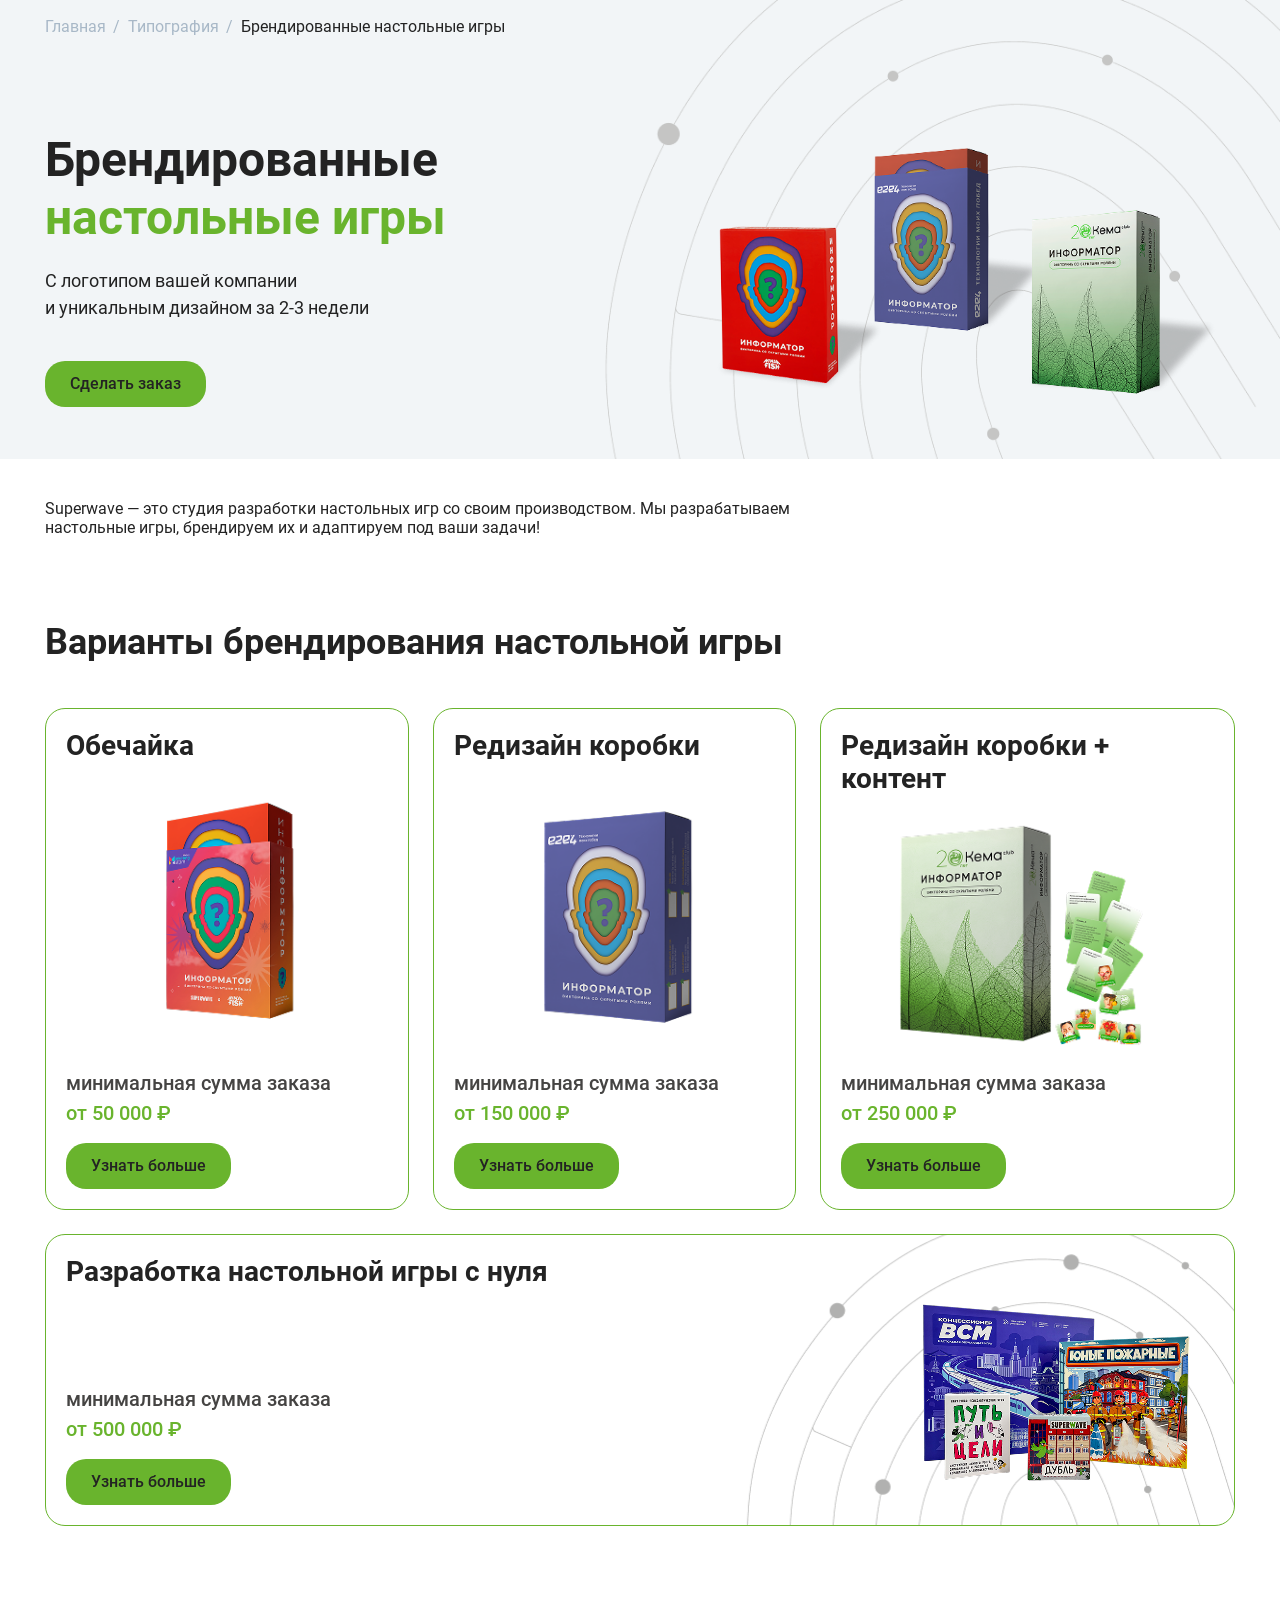
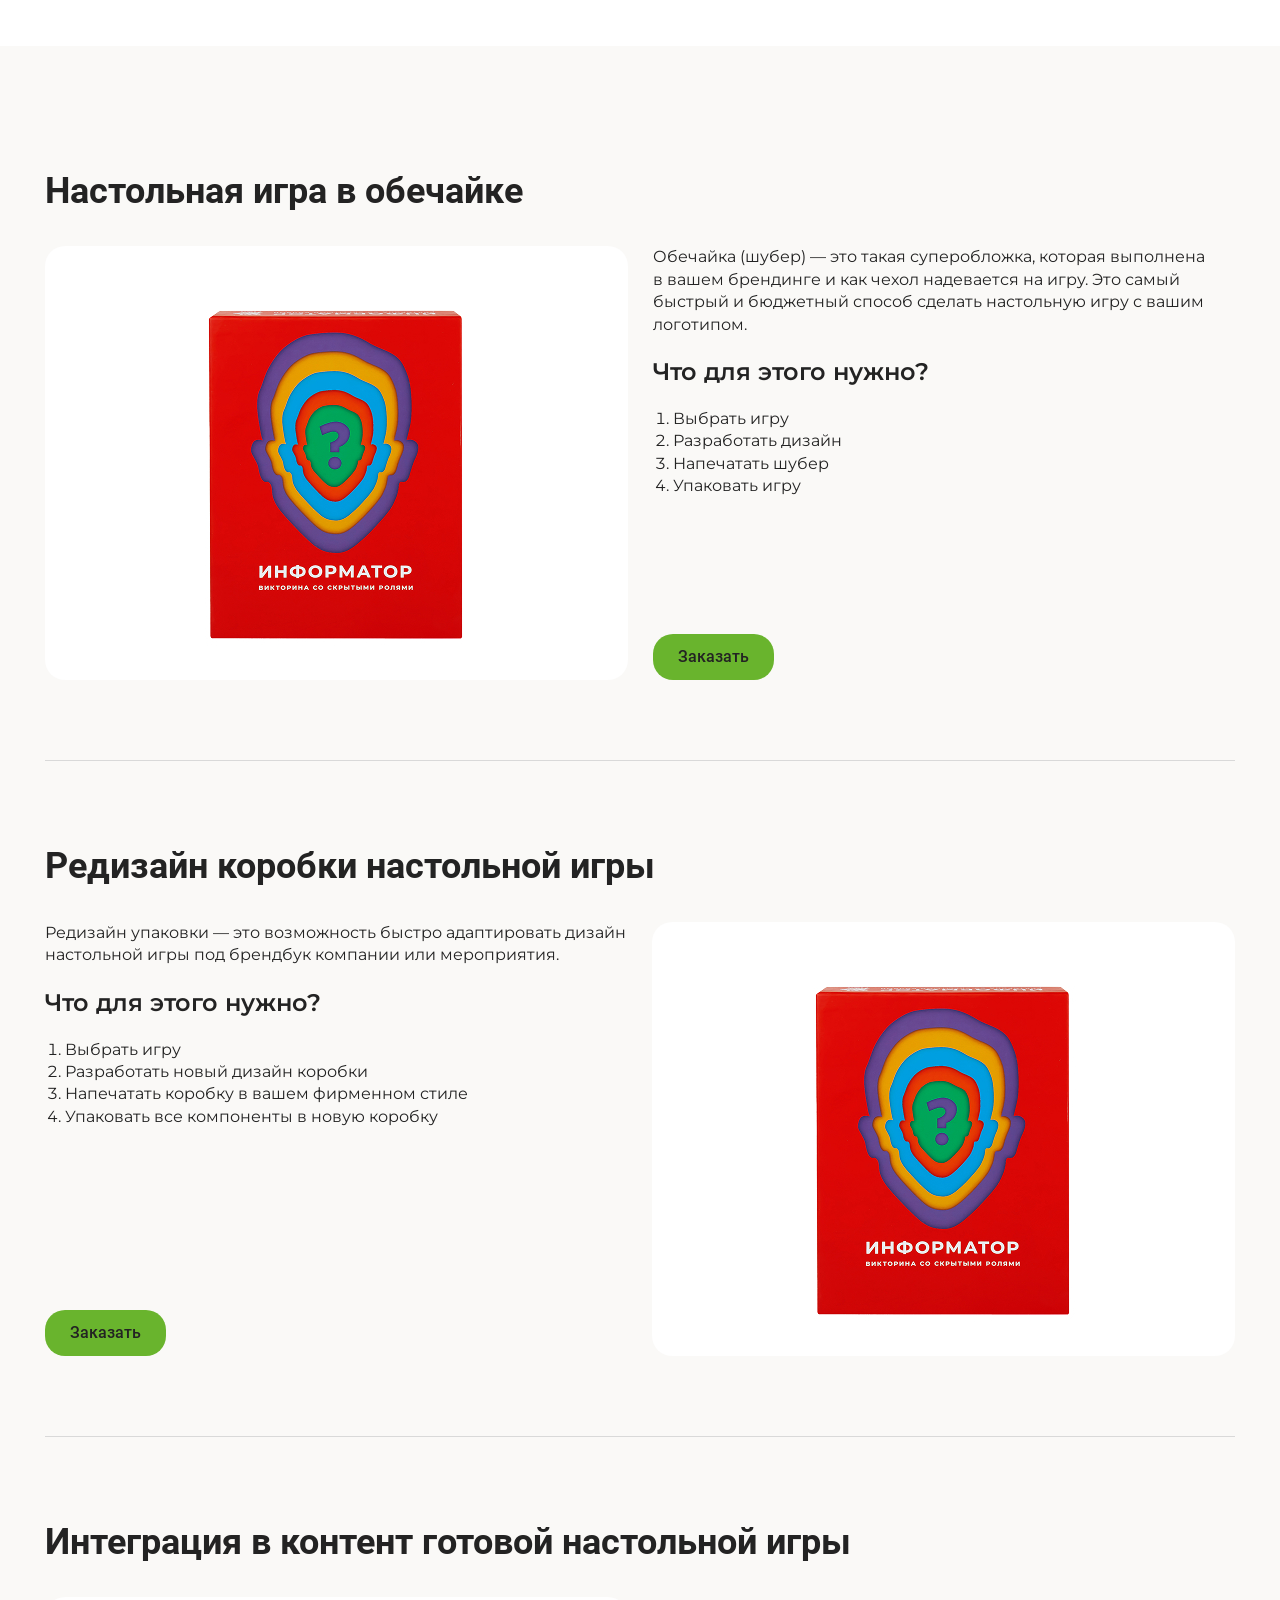
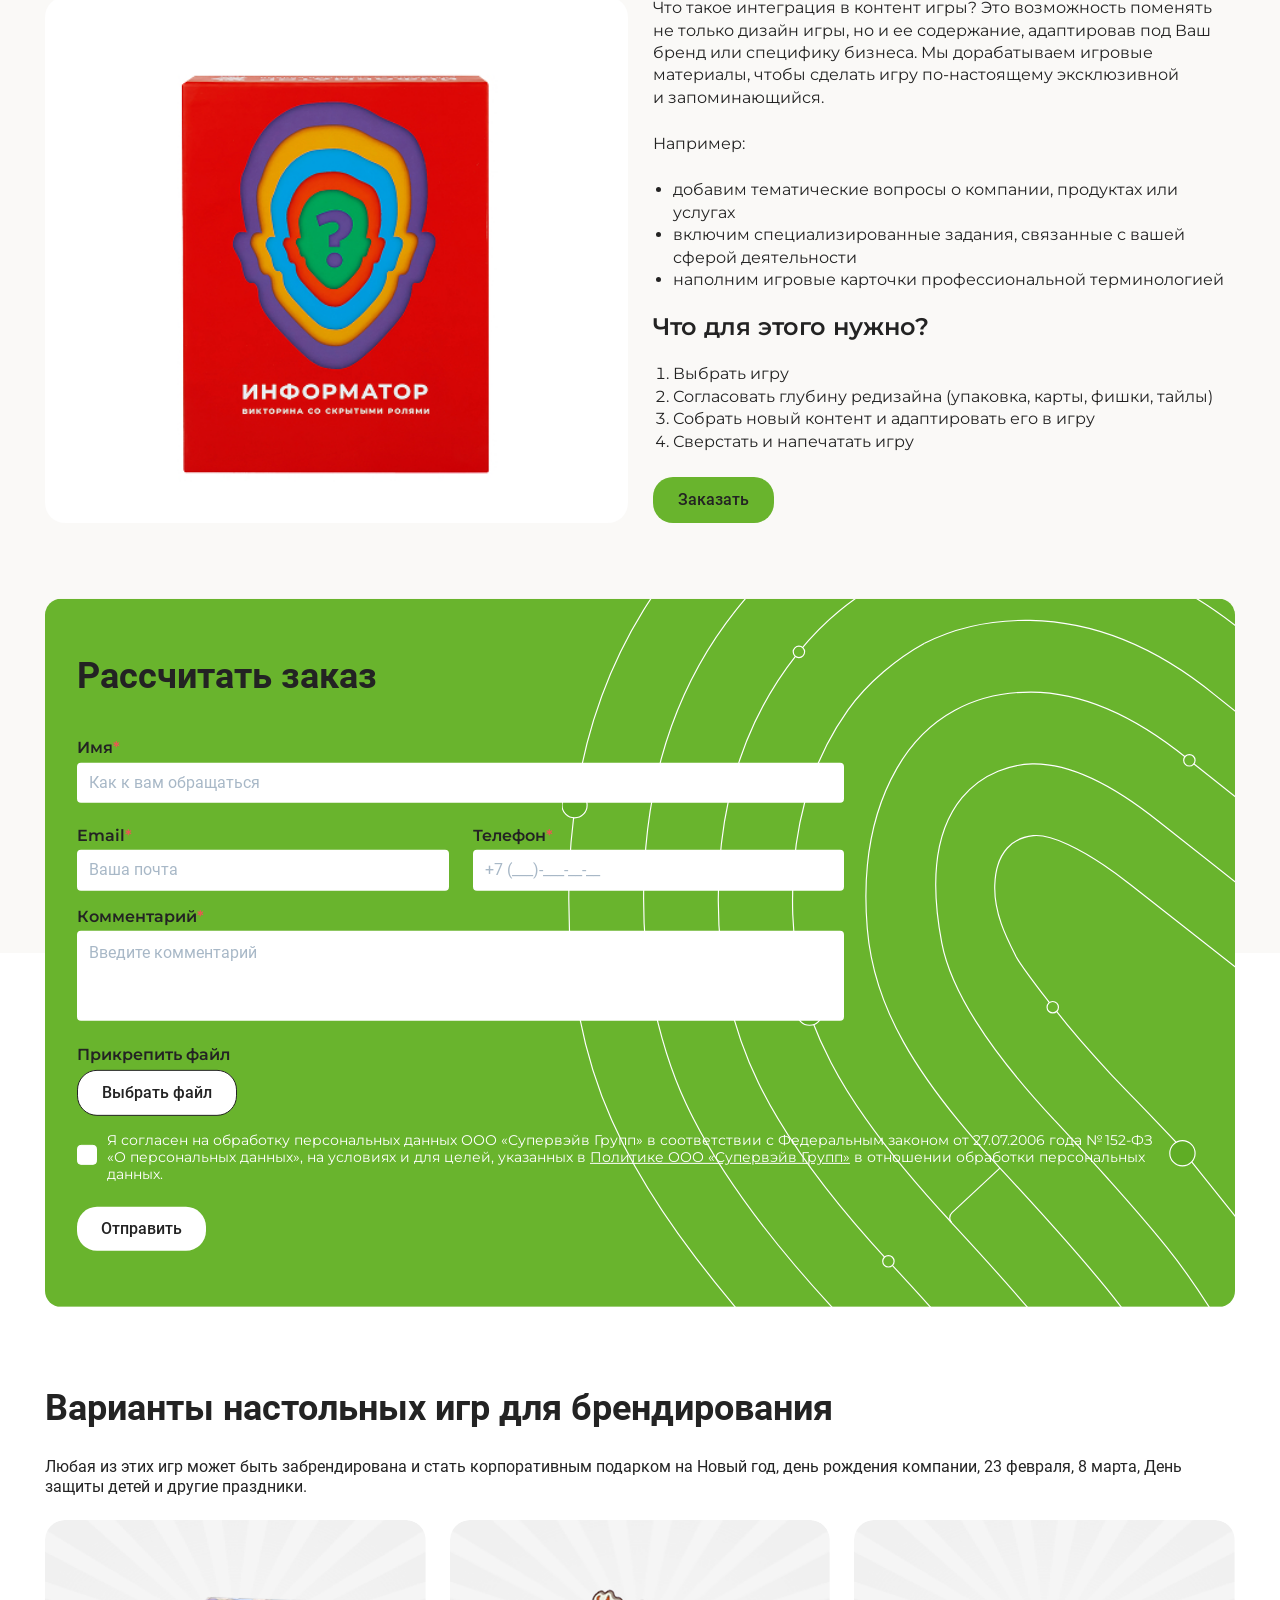
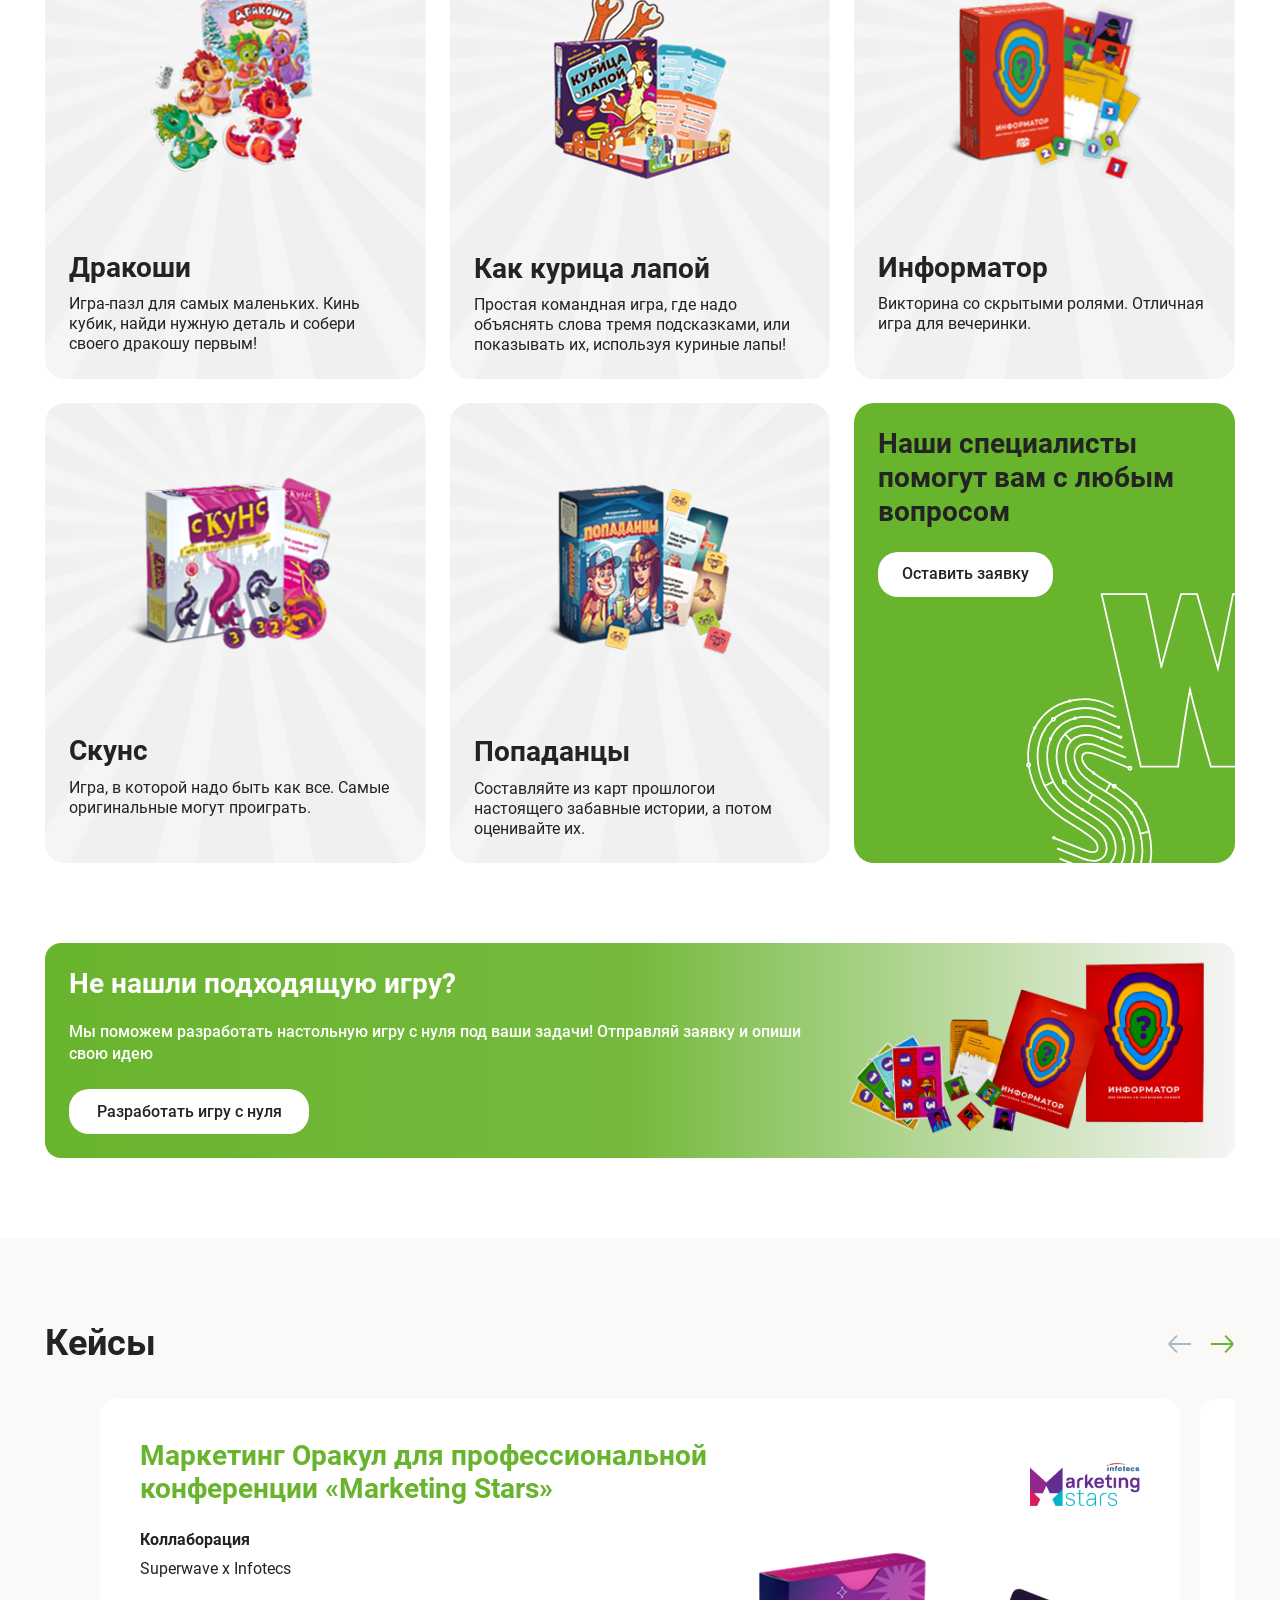
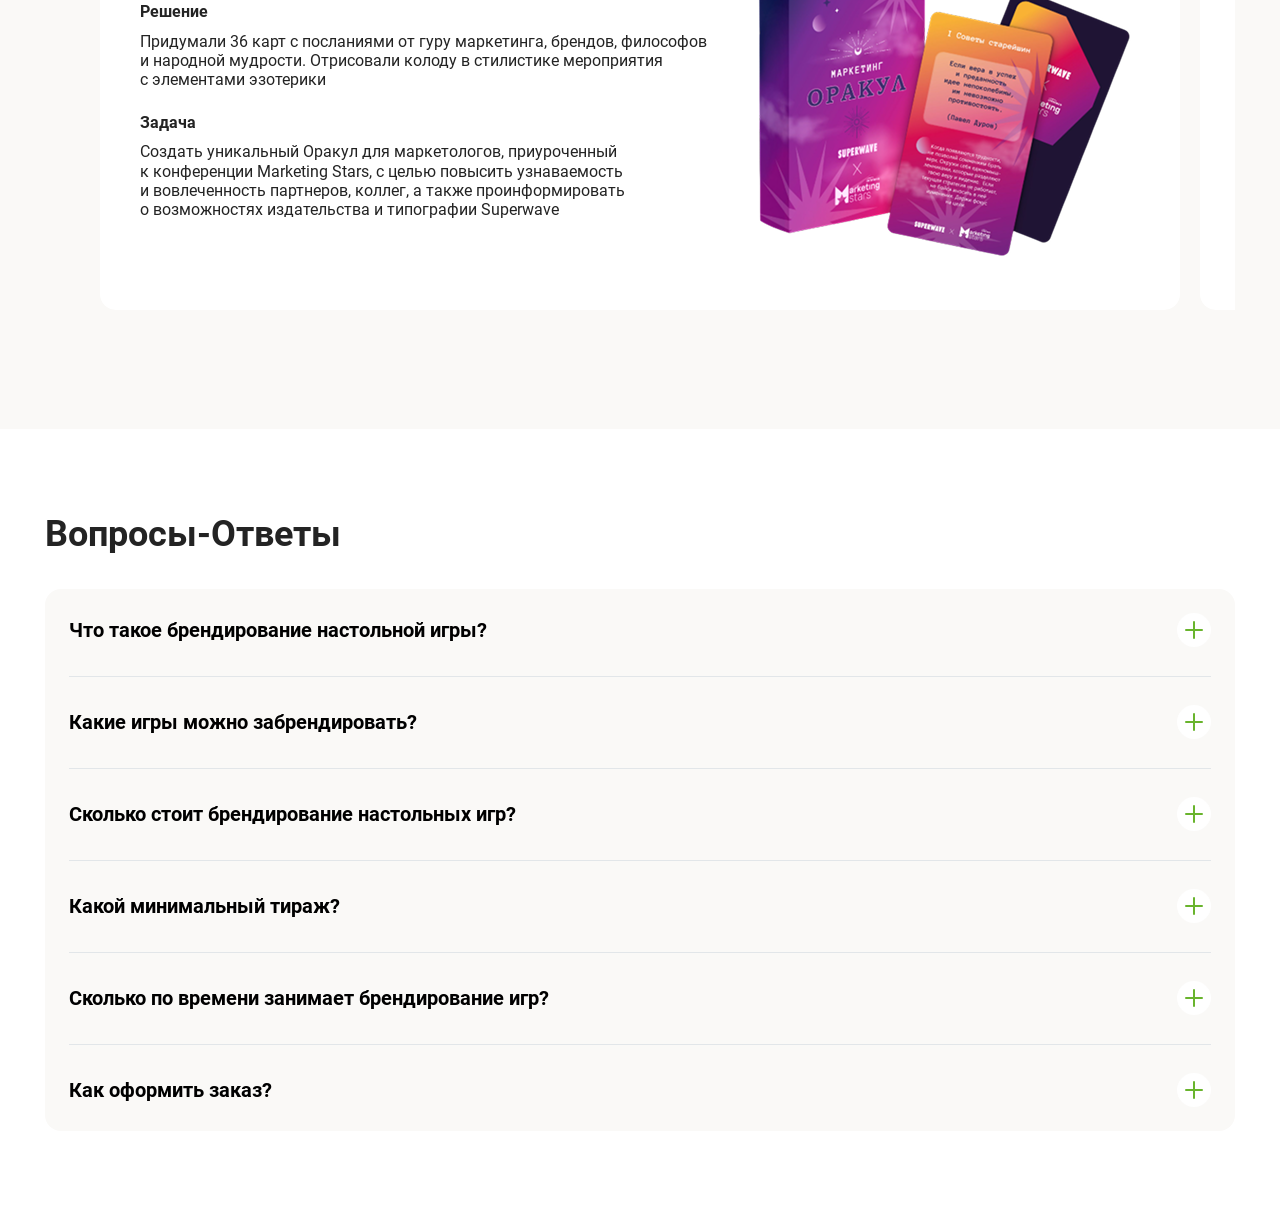
<file: detail.html>
<!DOCTYPE html><html lang="ru" class="page"><head><meta charset="UTF-8"><meta name="viewport" content="width=device-width,initial-scale=1"><link rel="shortcut icon" href="favicon.ico" type="image/x-icon"><meta http-equiv="X-UA-Compatible" content="ie=edge"><meta name="theme-color" content="#111111"><title></title><link rel="preload" href="fonts/Roboto-Regular.woff2" as="font" type="font/woff2" crossorigin><link rel="stylesheet" href="css/vendor.css"><link rel="stylesheet" href="css/main.css"><!-- <link rel="stylesheet" href="https://superwave.ru/web/css/service/custom.css">
  <link rel="stylesheet" href="https://superwave.ru/web/css/service/main.css"> --><script defer="defer" src="js/main.js"></script></head><body class="page__body"><main class="main"><section class="detail-page head-page"><div class="container"><div class="detail-page__breadcrumbs head-page__breadcrumbs breadcrumbs breadcrumbs--light"><ul class="breadcrumbs__list"><li class="breadcrumbs__item"><a class="breadcrumbs__link" href="index.html">Главная</a></li><li class="breadcrumbs__item"><a class="breadcrumbs__link" href="#">Типография</a></li><li class="breadcrumbs__item breadcrumbs__item--active"><span>Брендированные настольные игры</span></li></ul></div><div class="head-page__wrapper"><div class="head-page__content head-page__content--no-decor"><h1 class="head-page__title">Брендированные<br><span class="head-page__title-accent head-page__title-accent--lower">настольные игры</span></h1><p class="head-page__text">С логотипом вашей компании<br>и уникальным дизайном за 2-3 недели</p><button class="head-page__btn button-primary">Сделать заказ</button></div><img class="head-page__img" src="img/detail/hero-img.png" alt="Pic"></div></div></section><section class="detail-page__text-block text-block"><div class="container"><div class="text-block__text">Superwave — это студия разработки настольных игр со своим производством. Мы разрабатываем настольные игры, брендируем их и адаптируем под ваши задачи!</div></div></section><section class="detail-page__variants"><div class="container"><h2 class="detail-page__variants-title section-title">Варианты брендирования настольной игры</h2><ul class="detail-page__variants-list"><div class="detail-page__variants-list-wrap"><li class="detail-page__variants-item"><h3 class="detail-page__variants-item-title">Обечайка</h3><img class="detail-page__variants-img" src="img/variants/5.png" alt="Картинка"><div class="detail-page__variants-inner"><p class="detail-page__variants-text">минимальная сумма заказа</p><span class="detail-page__variants-num">от 50 000 ₽</span> <a class="detail-page__variants-button button-primary" href="#table-games">Узнать больше</a></div></li><li class="detail-page__variants-item"><h3 class="detail-page__variants-item-title">Редизайн коробки</h3><img class="detail-page__variants-img" src="img/variants/6.png" alt="Картинка"><div class="detail-page__variants-inner"><p class="detail-page__variants-text">минимальная сумма заказа</p><span class="detail-page__variants-num">от 150 000 ₽</span> <a class="detail-page__variants-button button-primary" href="#table-games">Узнать больше</a></div></li><li class="detail-page__variants-item"><h3 class="detail-page__variants-item-title">Редизайн коробки + контент</h3><img class="detail-page__variants-img" src="img/variants/7.png" alt="Картинка"><div class="detail-page__variants-inner"><p class="detail-page__variants-text">минимальная сумма заказа</p><span class="detail-page__variants-num">от 250 000 ₽</span> <a class="detail-page__variants-button button-primary" href="#table-games">Узнать больше</a></div></li></div><li class="detail-page__variants-item detail-page__variants-item--large"><div class="detail-page__variants-item-left"><h3 class="detail-page__variants-item-title">Разработка настольной игры с нуля</h3><img class="detail-page__variants-img-mobile" src="img/variants/8.png" alt="Картинка"><div class="detail-page__variants-item-left-footer"><p class="detail-page__variants-text">минимальная сумма заказа</p><span class="detail-page__variants-num">от 500 000 ₽</span> <a class="detail-page__variants-button button-primary" href="#table-games">Узнать больше</a></div></div><img class="detail-page__variants-img" src="img/variants/8.png" alt="Картинка"></li></ul></div></section><div class="detail-page__section-container"><div class="container"><div class="detail-page__wrapper"><section class="detail-page__info"><ul class="detail-page__info-list"><li class="detail-page__info-item"><h2 class="detail-page__info-item-title section-title" id="table-games">Настольная игра в обечайке</h2><div class="detail-page__info-item-inner"><img class="detail-page__info-item-img" src="img/detail/info/1.jpg" alt="Pic"><div class="detail-page__info-item-content"><div class="detail-page__info-item-content-inner"><p>Обечайка (шубер) — это такая суперобложка, которая выполнена в вашем брендинге и как чехол надевается на игру. Это самый быстрый и бюджетный способ сделать настольную игру с вашим логотипом.</p><h4 class="detail-page__info-item-question">Что для этого нужно?</h4><ol><li>Выбрать игру</li><li>Разработать дизайн</li><li>Напечатать шубер</li><li>Упаковать игру</li></ol></div><a class="detail-page__info-item-btn button-primary" href="#form">Заказать</a></div></div></li><li class="detail-page__info-item"><h2 class="detail-page__info-item-title section-title">Редизайн коробки настольной игры</h2><div class="detail-page__info-item-inner"><div class="detail-page__info-item-content"><div class="detail-page__info-item-content-inner"><p>Редизайн упаковки — это возможность быстро адаптировать дизайн настольной игры под брендбук компании или мероприятия.</p><h4 class="detail-page__info-item-question">Что для этого нужно?</h4><ol><li>Выбрать игру</li><li>Разработать новый дизайн коробки</li><li>Напечатать коробку в вашем фирменном стиле</li><li>Упаковать все компоненты в новую коробку</li></ol></div><a class="detail-page__info-item-btn button-primary" href="#form">Заказать</a></div><img class="detail-page__info-item-img" src="img/detail/info/3.jpg" alt="Pic"></div></li><li class="detail-page__info-item"><h2 class="detail-page__info-item-title section-title">Интеграция в контент готовой настольной игры</h2><div class="detail-page__info-item-inner"><img class="detail-page__info-item-img" src="img/detail/info/1.jpg" alt="Pic"><div class="detail-page__info-item-content"><div class="detail-page__info-item-content-inner"><p>Что такое интеграция в контент игры? Это возможность поменять не только дизайн игры, но и ее содержание, адаптировав под Ваш бренд или специфику бизнеса. Мы дорабатываем игровые материалы, чтобы сделать игру по-настоящему эксклюзивной и запоминающийся.</p><p>Например:</p><ul><li>добавим тематические вопросы о компании, продуктах или услугах</li><li>включим специализированные задания, связанные с вашей сферой деятельности</li><li>наполним игровые карточки профессиональной терминологией</li></ul><h4 class="detail-page__info-item-question">Что для этого нужно?</h4><ol><li>Выбрать игру</li><li>Согласовать глубину редизайна (упаковка, карты, фишки, тайлы)</li><li>Собрать новый контент и адаптировать его в игру</li><li>Сверстать и напечатать игру</li></ol></div><a class="detail-page__info-item-btn button-primary" href="#form">Заказать</a></div></div></li></ul></section><div class="detail-page__form application-form" id="form"><div class="application-form__wrapper"><div class="application-form__left"><h2 class="application-form__title">Рассчитать заказ</h2></div><form class="form" id="choose-application-form" name="application-form" action="#" novalidate="novalidate"><div class="form__inner"><label class="form__label form__label--name" for="name"><span class="form__label-name">Имя<span>*</span></span> <input name="ServiceForm[name]" class="form__input input-name" autocomplete="off" type="text" id="name" placeholder="Как к вам обращаться" data-validate-field="name"></label><div class="form__block"><label class="form__label" for="mail"><span class="form__label-name">Email<span>*</span></span> <input name="ServiceForm[email]" class="form__input input-mail" autocomplete="off" type="email" id="mail" placeholder="Ваша почта" data-validate-field="mail"></label> <label class="form__label" for="phone"><span class="form__label-name">Телефон<span>*</span></span> <input name="ServiceForm[phone]" class="form__input input-tel" type="tel" id="phone" data-validate-field="phone" inputmode="text" placeholder="+7 (___)-___-__-__"></label></div><label class="form__label form__label--textarea" for="textarea"><span class="form__label-name">Комментарий<span>*</span></span> <textarea name="ServiceForm[message]" class="form__textarea input-textarea" id="textarea" data-validate-field="textarea" placeholder="Введите комментарий"></textarea></label><div class="form__file-upload file-upload"><input class="file-upload__input" type="file" id="file-input"> <label class="file-upload__label" for="file-input"><span class="file-upload__text">Прикрепить файл</span> <button class="file-upload__btn button-white">Выбрать файл</button></label></div></div><div class="form__checkbox form__checkbox--hidden"><label class="form__label custom-checkbox"><input class="custom-checkbox__input input-checkbox visually-hidden" type="checkbox" data-validate-field="checkbox"> <span class="custom-checkbox__span"></span></label><p class="form__checkbox-text">Я согласен на обработку персональных данных ООО «Супервэйв Групп» в соответствии с Федеральным законом от 27.07.2006 года № 152-ФЗ «О персональных данных», на условиях и для целей, указанных в <a class="form__text-link" href="#">Политике ООО «Супервэйв Групп»</a> в отношении обработки персональных данных.</p></div><p class="form__policy-text">Нажимая кнопку «Отправить» вы даете согласие на обработку персональных данных и соглашаетесь с <a class="form__text-link" href="#">политикой конфиденциальности</a></p><button class="form__button button-white">Отправить</button></form></div></div></div></div></div><section class="detail-page__table-games"><div class="container"><h2 class="detail-page__table-games-title section-title" id="games">Варианты настольных игр для брендирования</h2><p class="detail-page__table-games-text">Любая из этих игр может быть забрендирована и стать корпоративным подарком на Новый год, день рождения компании, 23 февраля, 8 марта, День защиты детей и другие праздники.</p><div class="detail-page__table-games-swiper swiper"><ul class="detail-page__table-games-list swiper-wrapper"><li class="detail-page__table-games-item swiper-slide"><img class="detail-page__table-games-item-img" src="img/variants/9.png" alt="pic"><div class="detail-page__table-games-inner"><h4 class="detail-page__table-games-item-name">Дракоши</h4><p class="detail-page__table-games-item-text">Игра-пазл для самых маленьких. Кинь кубик, найди нужную деталь и собери своего дракошу первым!</p></div></li><li class="detail-page__table-games-item swiper-slide"><img class="detail-page__table-games-item-img" src="img/variants/10.png" alt="pic"><div class="detail-page__table-games-inner"><h4 class="detail-page__table-games-item-name">Как курица лапой</h4><p class="detail-page__table-games-item-text">Простая командная игра, где надо объяснять слова тремя подсказками, или показывать их, используя куриные лапы!</p></div></li><li class="detail-page__table-games-item swiper-slide"><img class="detail-page__table-games-item-img" src="img/variants/11.png" alt="pic"><div class="detail-page__table-games-inner"><h4 class="detail-page__table-games-item-name">Информатор</h4><p class="detail-page__table-games-item-text">Викторина со скрытыми ролями. Отличная игра для вечеринки.</p></div></li><li class="detail-page__table-games-item swiper-slide"><img class="detail-page__table-games-item-img" src="img/variants/12.png" alt="pic"><div class="detail-page__table-games-inner"><h4 class="detail-page__table-games-item-name">Скунс</h4><p class="detail-page__table-games-item-text">Игра, в которой надо быть как все. Самые оригинальные могут проиграть.</p></div></li><li class="detail-page__table-games-item swiper-slide"><img class="detail-page__table-games-item-img" src="img/variants/13.png" alt="pic"><div class="detail-page__table-games-inner"><h4 class="detail-page__table-games-item-name">Попаданцы</h4><p class="detail-page__table-games-item-text">Составляйте из карт прошлогои настоящего забавные истории, а потом оценивайте их.</p></div></li><li class="detail-page__table-games-item detail-page__table-games-item--green swiper-slide"><h4 class="detail-page__table-games-item-name">Наши специалисты помогут вам с любым вопросом</h4><button class="detail-page__table-games-item-btn button-white">Оставить заявку</button></li></ul><div class="detail-page__table-progressbar slider-pagination"></div></div><div class="detail-page__technical-solutions technical-solutions"><div class="technical-solutions__card"><div class="technical-solutions__content"><h3 class="technical-solutions__card-title">Не нашли подходящую игру?</h3><p class="technical-solutions__text">Мы поможем разработать настольную игру с нуля под ваши задачи! Отправляй заявку и опиши свою идею</p><a class="technical-solutions__btn" href="#" download="Технические требования к файлам">Разработать игру с нуля</a></div><div class="technical-solutions__img-wrap"><img class="technical-solutions__img" src="img/technical-solutions/2.png" alt="Картинка"></div></div></div></div></section><section class="detail-page__cases cases"><div class="container"><div class="cases__head"><h2 class="cases__title section-title">Кейсы</h2><div class="cases__slider-controls-btns"><button class="cases__slider-controls-prev slider-control slider-control--prev swiper-button-disabled" aria-label="Назад" disabled=""><svg width="26" height="20" viewBox="0 0 26 20" fill="none" xmlns="http://www.w3.org/2000/svg"><path d="M0 10H24M24 10L15.2727 1M24 10L15.2727 19" stroke="#69B42D" stroke-width="2"></path></svg></button> <button class="cases__slider-controls-next slider-control" aria-label="Назад"><svg width="26" height="20" viewBox="0 0 26 20" fill="none" xmlns="http://www.w3.org/2000/svg"><path d="M0 10H24M24 10L15.2727 1M24 10L15.2727 19" stroke="#69B42D" stroke-width="2"></path></svg></button></div></div><div class="cases__wrapper swiper"><ul class="cases__slider swiper-wrapper"><li class="cases__item swiper-slide"><div class="cases__item-head"><h3 class="cases__item-title">Маркетинг Оракул для профессиональной<br>конференции «Marketing Stars»</h3><img class="cases__item-img" src="img/detail/case1.png" alt="Картинка"></div><div class="cases__item-wrapper"><div class="cases__item-left"><h4 class="cases__item-subtitle">Коллаборация</h4><p class="cases__item-text">Superwave x Infotecs</p><h4 class="cases__item-subtitle">Решение</h4><p class="cases__item-text">Придумали 36 карт с посланиями от гуру маркетинга, брендов, философов и народной мудрости. Отрисовали колоду в стилистике мероприятия с элементами эзотерики</p><h4 class="cases__item-subtitle">Задача</h4><p class="cases__item-text">Создать уникальный Оракул для маркетологов, приуроченный к конференции Marketing Stars, с целью повысить узнаваемость и вовлеченность партнеров, коллег, а также проинформировать о возможностях издательства и типографии Superwave</p></div><img class="cases__item-img-content" src="img/detail/case.png" alt="Картинка"></div></li><li class="cases__item swiper-slide"><div class="cases__item-head"><h3 class="cases__item-title">Корпоративные игры интеграция в контент<br>игры для «e2e4»</h3></div><div class="cases__item-wrapper"><div class="cases__item-left"><h4 class="cases__item-subtitle">Задача</h4><p class="cases__item-text">Компания «E2E4» — большой интернет-магазин с товарами и готовыми IT-решениями. Ребята попросили сделать для них настольную игру, которая в игровой форме познакомит сотрудников и партнеров компании с интересными фактами из мира IT.</p><h4 class="cases__item-subtitle">Решение</h4><p class="cases__item-text">Адаптировали под «E2E4» две игры издательства: «Информатор» и «Как курица лапой». Для «Информатор» нашли интересные факты из мира IT и превратили их в вопросы. В игре «Как курица лапой» собрали море комплектующих и IT-терминов, интегрировали их в игровые задания так, что их нужно показывать лапами и объяснять тремя словами.</p></div><img class="cases__item-img-content" src="img/detail/case2.png" alt="Картинка"></div></li><li class="cases__item swiper-slide"><div class="cases__item-head"><h3 class="cases__item-title">Ямальский код для регионального центра<br>«АВАНГАРД»</h3></div><div class="cases__item-wrapper"><div class="cases__item-left"><h4 class="cases__item-subtitle">Задача</h4><p class="cases__item-text">Ямальскому региональному центру «Авангард» нужно повысить степень культурной вовлечённости молодёжи. А ещё рассказать в игровой форме местным и гостям об особенностях края.</p><h4 class="cases__item-subtitle">Решение</h4><p class="cases__item-text">Собрали самые распространенные и ценные ямальские понятия. Придумали под них оригинальную игровую механику, где нужно быстро объяснить 4 тайных слова несколькими способами: голосом, жестами, одним словом, а потом и вовсе антонимом. Нарисовали аутентичный арт, отобразили особенности местного фольклора, деталей одежды, местных достопримечательностей. В итоге, получили игру, где можно весело узнать, что такое пимы, авка и муксун, и объяснить их потом даже без слов.</p></div><img class="cases__item-img-content" src="img/detail/case3.png" alt="Картинка"></div></li></ul></div><div class="cases__progressbar slider-pagination"></div></div></section><section class="detail-page__questions questions"><div class="container"><h2 class="questions__title section-title">Вопросы-Ответы</h2><ul class="questions__accordion accordion"><li class="accordion__item"><button class="accordion__btn"><span class="accordion__name">Что такое брендирование настольной игры?</span><div class="accordion__decor"></div></button><div class="accordion__content text"><p>Это адаптация дизайна настольной игры заказчика под брендбук заказчика: нанесение фирменного логотипа, внедрение корпоративных цветов, паттернов и других элементов айдентики.</p><p>Мы предлагаем 3 варианта брендирования — обечайка, редизайн, доработка контента.</p></div></li><li class="accordion__item"><button class="accordion__btn"><span class="accordion__name">Какие игры можно забрендировать?</span><div class="accordion__decor"></div></button><div class="accordion__content text"><p>Можно забрендировать любую игру из портфеля издательства — это «Как курица лапой», «Информатор», «Дракоши» и др. Все игры можно увидеть <a href="#games">здесь</a>.</p></div></li><li class="accordion__item"><button class="accordion__btn"><span class="accordion__name">Сколько стоит брендирование настольных игр?</span><div class="accordion__decor"></div></button><div class="accordion__content text"><p>Цена зависит от типа брендирования, разработка и производство фирменной обечайки или наклейки для готовой игры дешевле и быстрее полного редизайна игры и соответственно производства нового тиража.</p><p><a href="#form">Запросите у нас расчет</a> — мы предложим лучшие варианты под Ваш бюджет</p></div></li><li class="accordion__item"><button class="accordion__btn"><span class="accordion__name">Какой минимальный тираж?</span><div class="accordion__decor"></div></button><div class="accordion__content text"><p>Мы ориентируемся на минимальную сумму заказа:</p><ul><li>Обечайка от 50 000 рублей</li><li>Редизайн от 150 000 рублей</li><li>Игры с доработкой контента от 250 000 рублей</li></ul></div></li><li class="accordion__item"><button class="accordion__btn"><span class="accordion__name">Сколько по времени занимает брендирование игр?</span><div class="accordion__decor"></div></button><div class="accordion__content text"><p>Скорость зависит от выбранного варианта брендирования настольной игры. Если это разработка и производство обечайки, то в среднем это занимает 2-3 недели. Если это редизайн игры, то времени потребуется немного больше — в среднем от 4-5 недель, если клиент будет оперативно передавать информацию по правкам и согласовывать макеты. Доработка контента занимает разное количество времени, в зависимости от сложности проекта — сроки обсуждаются индивидуально.</p></div></li><li class="accordion__item"><button class="accordion__btn"><span class="accordion__name">Как оформить заказ?</span><div class="accordion__decor"></div></button><div class="accordion__content text"><p><a href="#form">Оставьте заявку</a>, указав вариант брендирования, который Вас интересует. Опишите вкратце Вашу задумку, необходимый тираж и оставьте свои контактные данные. После этого с Вами свяжутся наши специалисты и вышлют Вам ценовое предложение.</p></div></li></ul></div></section></main></body></html>
</file>
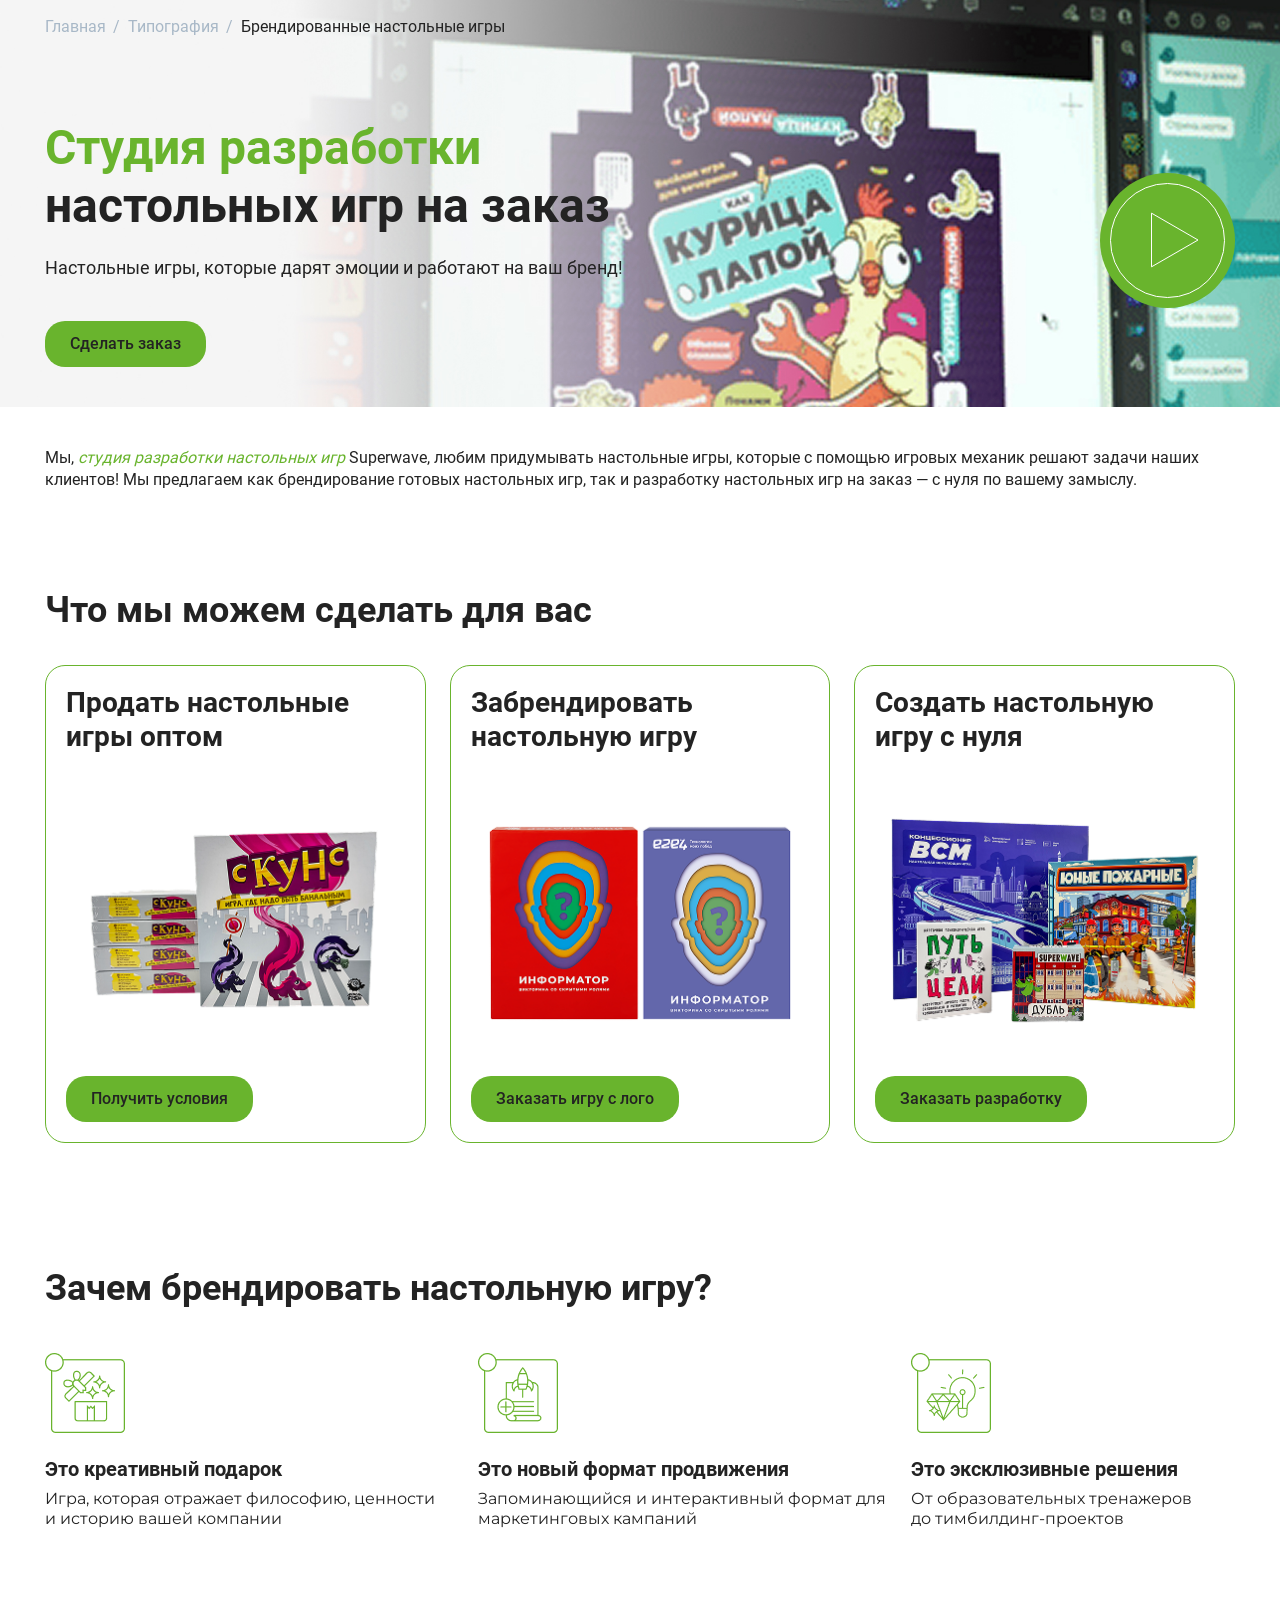
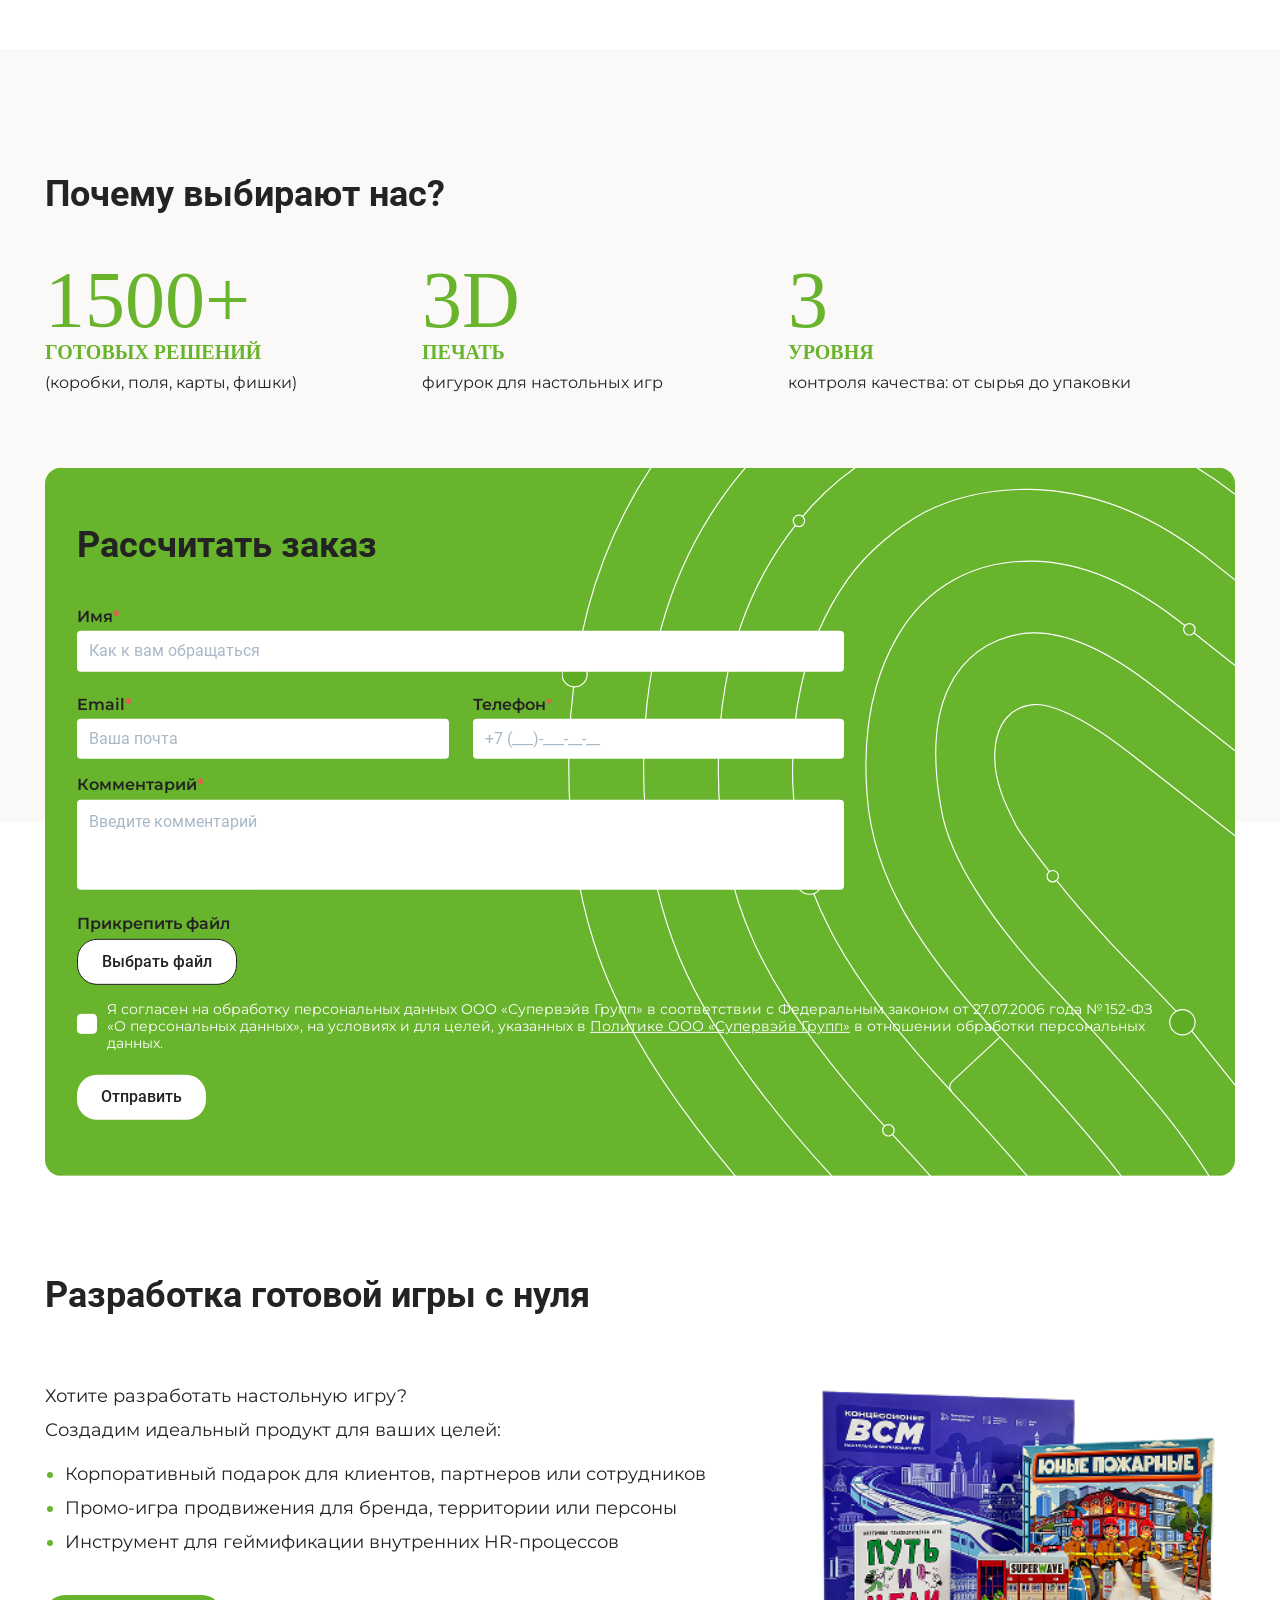
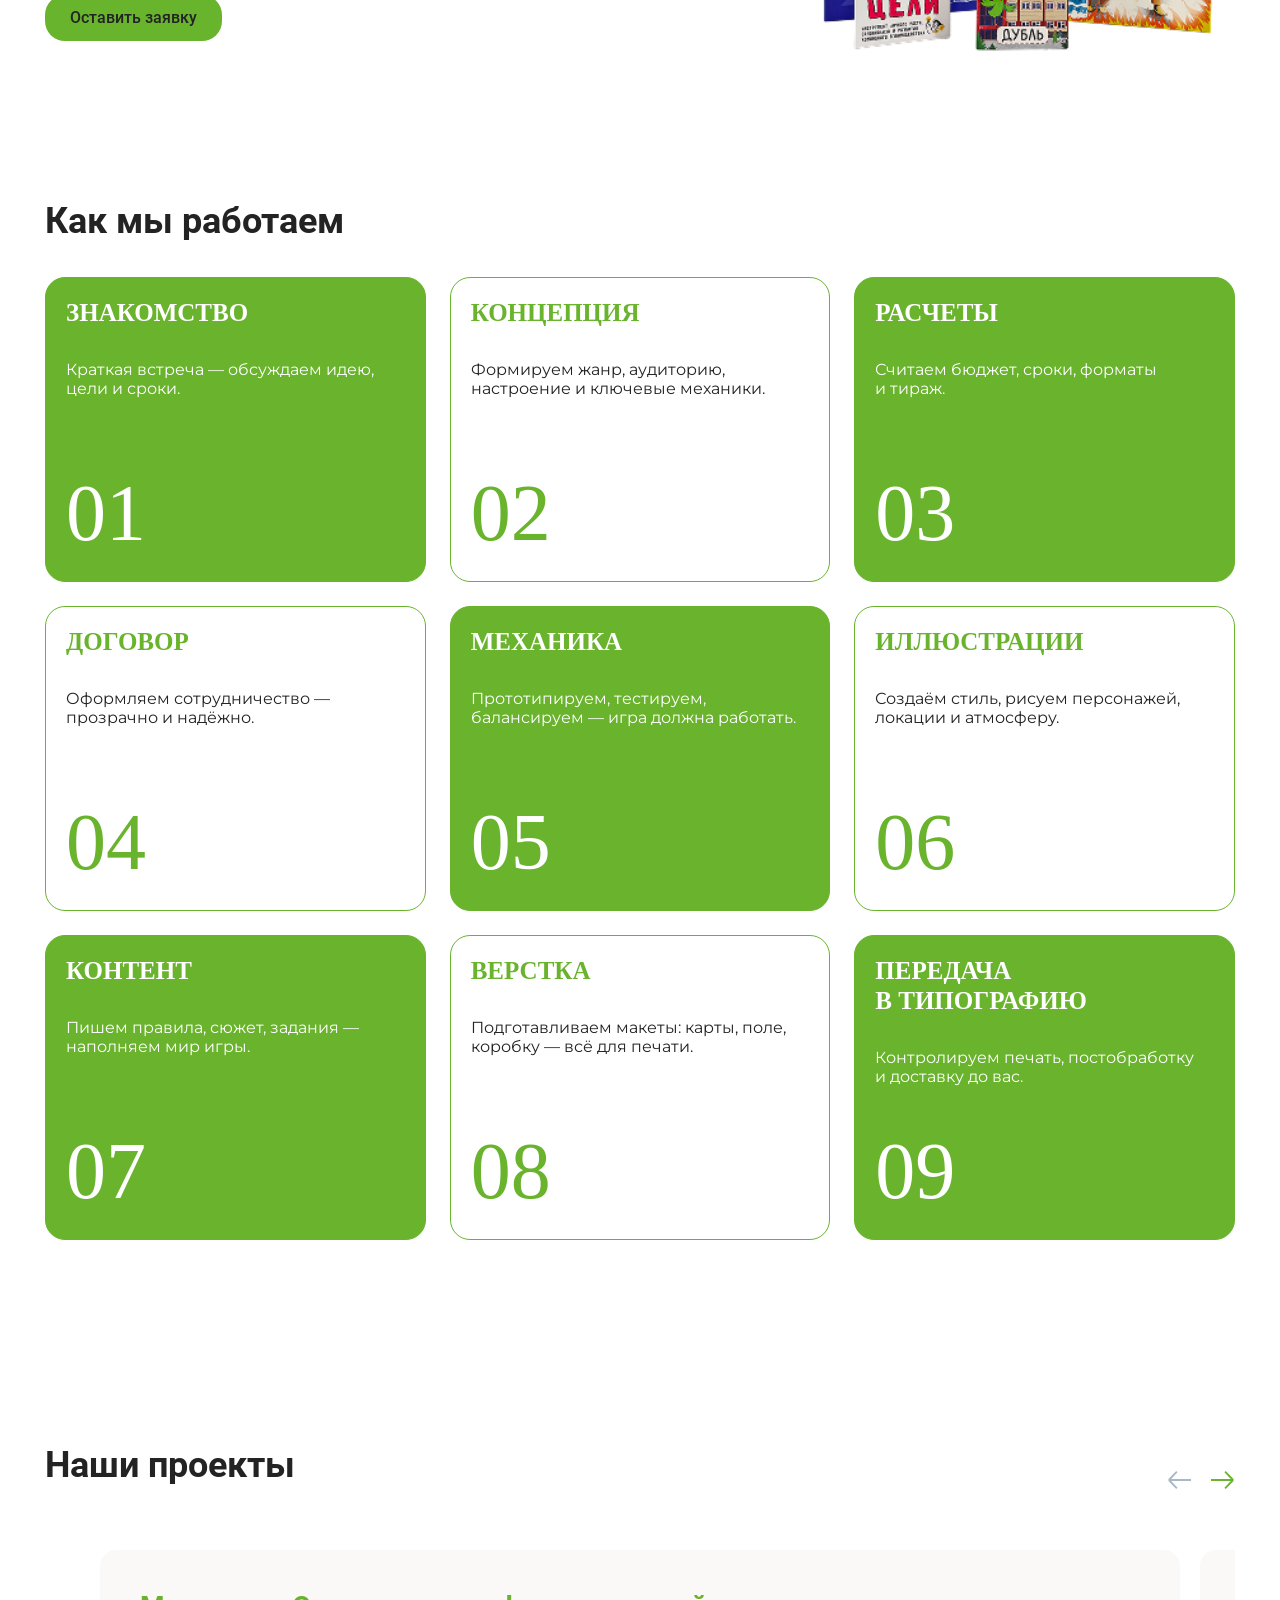
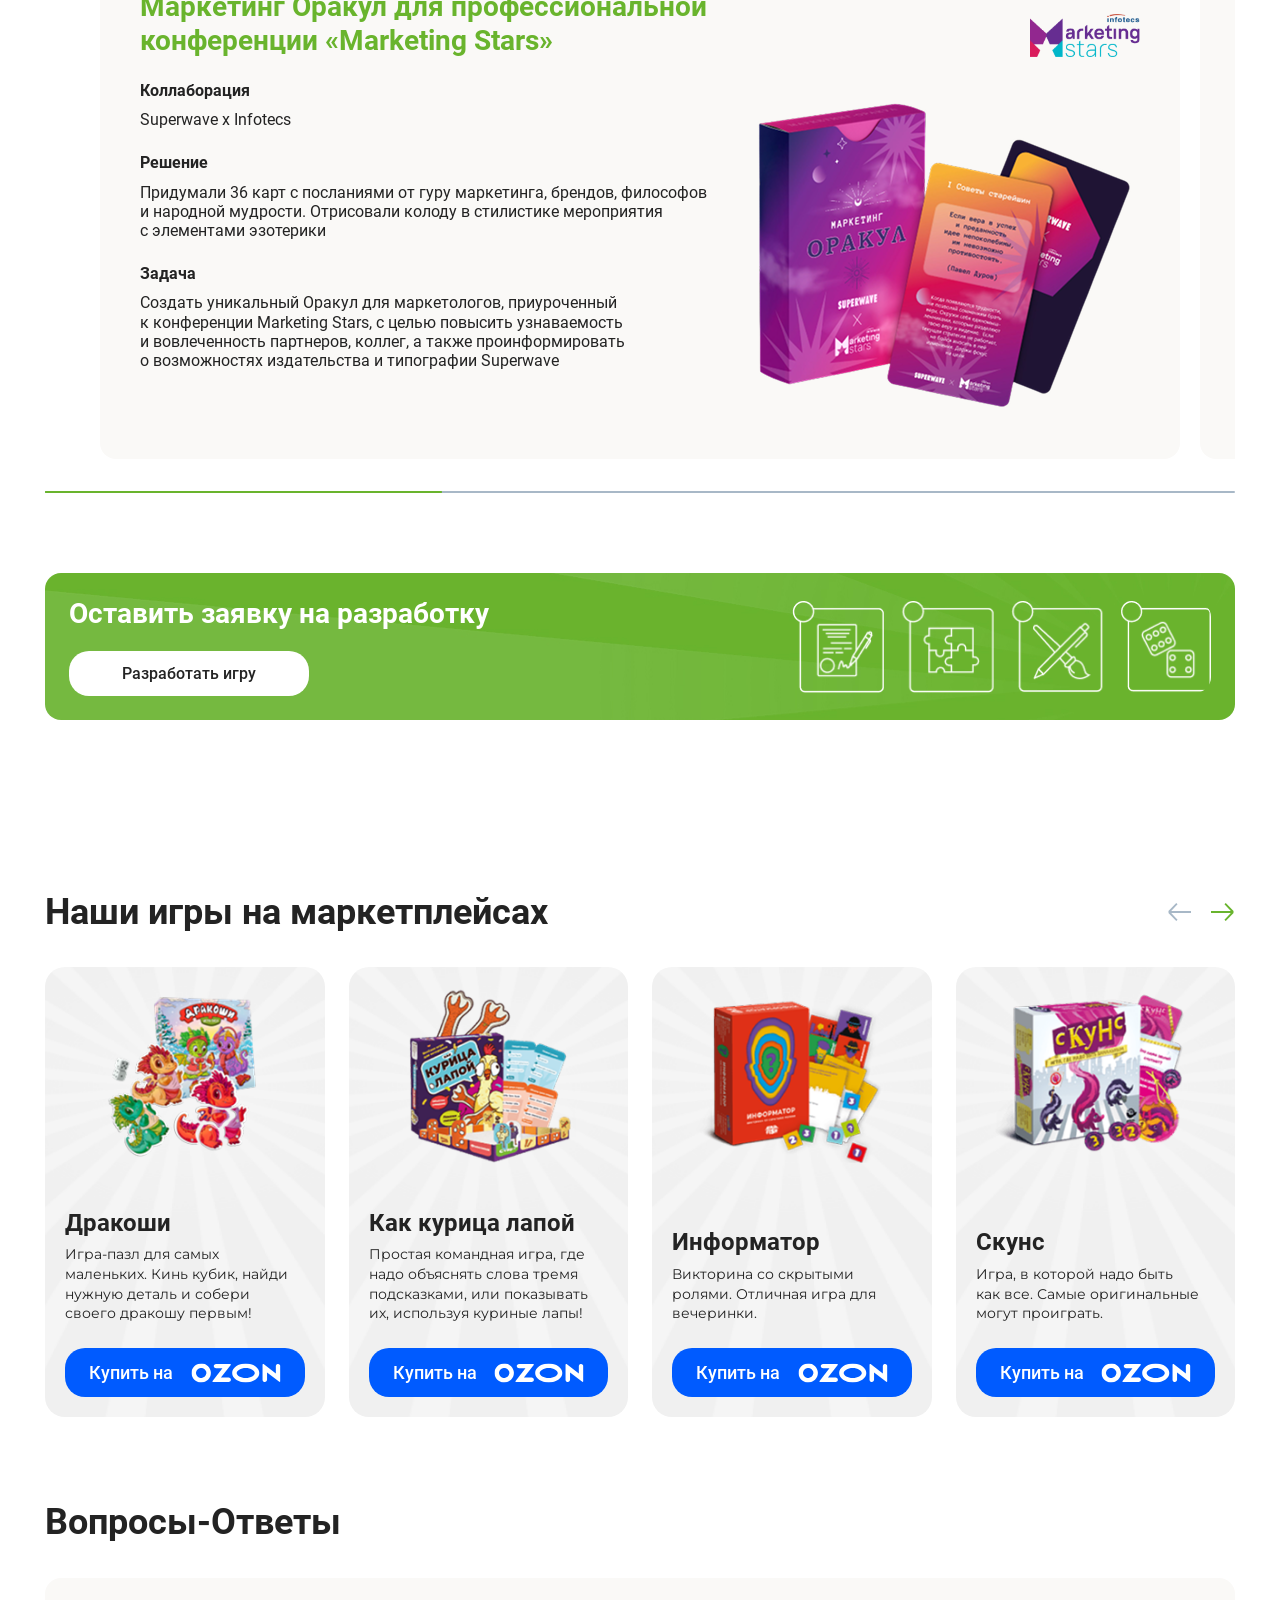
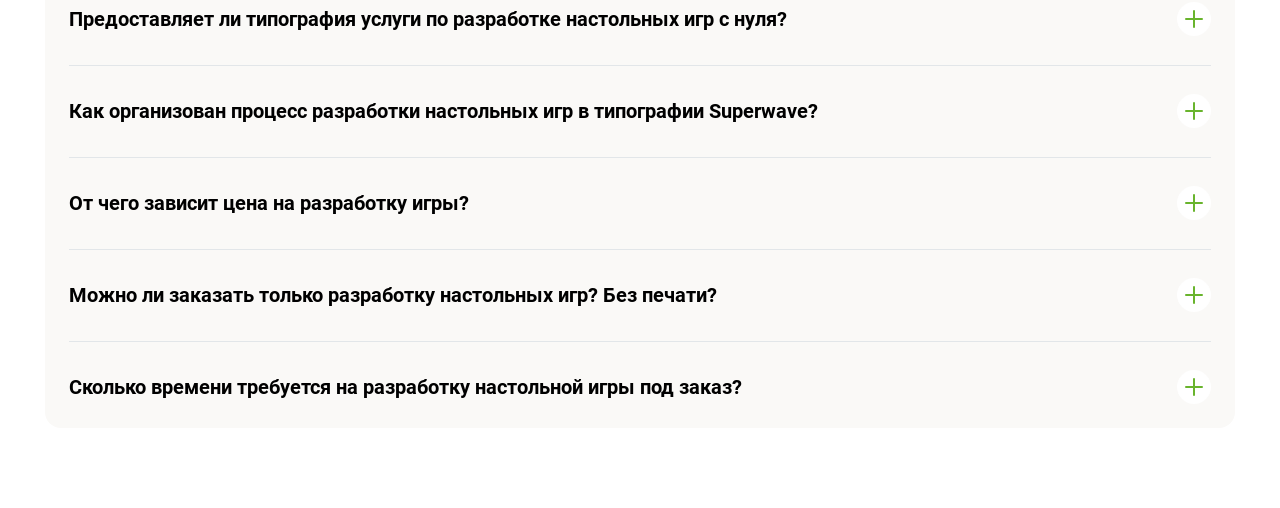
<file: games.html>
<!DOCTYPE html><html lang="ru" class="page"><head><meta charset="UTF-8"><meta name="viewport" content="width=device-width,initial-scale=1"><link rel="shortcut icon" href="favicon.ico" type="image/x-icon"><meta http-equiv="X-UA-Compatible" content="ie=edge"><meta name="theme-color" content="#111111"><title></title><link rel="preload" href="fonts/Roboto-Regular.woff2" as="font" type="font/woff2" crossorigin><link rel="stylesheet" href="css/vendor.css"><link rel="stylesheet" href="css/main.css"><!-- <link rel="stylesheet" href="https://superwave.ru/web/css/service/custom.css">
  <link rel="stylesheet" href="https://superwave.ru/web/css/service/main.css"> --><script defer="defer" src="js/main.js"></script></head><body class="page__body"><main class="main"><section class="games-page head-page"><div class="container"><div class="games-page__breadcrumbs head-page__breadcrumbs breadcrumbs breadcrumbs--light"><ul class="breadcrumbs__list"><li class="breadcrumbs__item"><a class="breadcrumbs__link" href="index.html">Главная</a></li><li class="breadcrumbs__item"><a class="breadcrumbs__link" href="#">Типография</a></li><li class="breadcrumbs__item breadcrumbs__item--active"><span>Брендированные настольные игры</span></li></ul></div><div class="head-page__wrapper"><div class="head-page__content head-page__content--no-decor"><h1 class="head-page__title"><span class="head-page__title-accent" style="text-transform:none;">Студия разработки</span><br>настольных игр на заказ</h1><p class="head-page__text">Настольные игры, которые дарят эмоции и работают на ваш бренд!</p><button class="head-page__btn button-primary">Сделать заказ</button></div><div class="head-page__right"><button class="head-page__play-btn"><svg width="135" height="135" viewBox="0 0 135 135" fill="none" xmlns="http://www.w3.org/2000/svg"><circle cx="67.5" cy="67.5" r="67.5" fill="#69B42D"/><path d="M51.5 93.8477L51.5 40.1523L98.001 67L51.5 93.8477Z" stroke="white"/><circle cx="67.5" cy="67.5" r="57" stroke="white"/></svg></button></div></div></div></section><section class="games-page__text-block text-block"><div class="container"><div class="text-block__text">Мы, <span>студия разработки настольных игр</span> Superwave, любим придумывать настольные игры, которые с помощью игровых механик решают задачи наших клиентов! Мы предлагаем как брендирование готовых настольных игр, так и разработку настольных игр на заказ — с нуля по вашему замыслу.</div></div></section><section class="games-page__variants"><div class="container"><h2 class="games-page__variants-title section-title">Что мы можем сделать для вас</h2><div class="games-page__variants-list-wrap"><li class="games-page__variants-item"><h3 class="games-page__variants-item-title">Продать настольные игры оптом</h3><p class="games-page__variants-text">У вас свой магазин, клуб настольных игр или вы просто хотите купить игры оптом? Наша команда разработала классные игры с простыми правилами и весёлым геймплеем. Будем рады стать вашим надёжным поставщиком. Оставьте заявку — получите лучшие условия для оптовых закупок!</p><img class="games-page__variants-img" src="img/games/game1.png" alt="Картинка"><div class="games-page__variants-inner"><a class="games-page__variants-button button-primary" href="#form">Получить условия</a></div><div class="games-page__variants-item-hover-layer"><h3 class="games-page__variants-item-hover-title">Продать настольные игры оптом</h3><p class="games-page__variants-hover-text">У вас свой магазин, клуб настольных игр или вы просто хотите купить игры оптом? Наша команда разработала классные игры с простыми правилами и весёлым геймплеем. Будем рады стать вашим надёжным поставщиком. Оставьте заявку — получите лучшие условия для оптовых закупок!</p><a class="games-page__variants-hover-button button-primary" href="#form">Получить условия</a></div></li><li class="games-page__variants-item"><h3 class="games-page__variants-item-title">Забрендировать настольную игру</h3><p class="games-page__variants-text">Нужен классный корпоративный подарок? Можем сделать его на основе игр из нашего портфеля — от простого нанесения логотипа до изменения дизайна и интеграции тематического контента.</p><img class="games-page__variants-img" src="img/games/game2.png" alt="Картинка"><div class="games-page__variants-inner"><a class="games-page__variants-button button-primary" href="#form">Заказать игру с лого</a></div><div class="games-page__variants-item-hover-layer"><h3 class="games-page__variants-item-hover-title">Забрендировать настольную игру</h3><p class="games-page__variants-hover-text">Нужен классный корпоративный подарок? Можем сделать его на основе игр из нашего портфеля — от простого нанесения логотипа до изменения дизайна и интеграции тематического контента.</p><a class="games-page__variants-hover-button button-primary" href="#form">Заказать игру с лого</a></div></li><li class="games-page__variants-item"><h3 class="games-page__variants-item-title">Создать настольную игру с нуля</h3><p class="games-page__variants-text">У вас свой магазин, клуб настольных игр или вы просто хотите купить игры оптом? Наша команда разработала классные игры с простыми правилами и весёлым геймплеем. Будем рады стать вашим надёжным поставщиком. Оставьте заявку — получите лучшие условия для оптовых закупок!</p><img class="games-page__variants-img" src="img/games/game3.png" alt="Картинка"><div class="games-page__variants-inner"><a class="games-page__variants-button button-primary" href="#form">Заказать разработку</a></div><div class="games-page__variants-item-hover-layer"><h3 class="games-page__variants-item-hover-title">Создать настольную игру с нуля</h3><p class="games-page__variants-hover-text">У вас свой магазин, клуб настольных игр или вы просто хотите купить игры оптом? Наша команда разработала классные игры с простыми правилами и весёлым геймплеем. Будем рады стать вашим надёжным поставщиком. Оставьте заявку — получите лучшие условия для оптовых закупок!</p><a class="games-page__variants-hover-button button-primary" href="#form">Заказать разработку</a></div></li></div></div></section><section class="games-page__info"><div class="container"><h2 class="games-page__info-title section-title">Зачем брендировать настольную игру?</h2><ul class="games-page__info-list"><li class="games-page__info-item"><img class="games-page__info-img" src="img/games/icon1.png" alt="Pic"><h4 class="games-page__info-name">Это креативный подарок</h4><p class="games-page__info-text">Игра, которая отражает философию, ценности и историю вашей компании</p></li><li class="games-page__info-item"><img class="games-page__info-img" src="img/games/icon2.png" alt="Pic"><h4 class="games-page__info-name">Это новый формат продвижения</h4><p class="games-page__info-text">Запоминающийся и интерактивный формат для маркетинговых кампаний</p></li><li class="games-page__info-item"><img class="games-page__info-img" src="img/games/icon3.png" alt="Pic"><h4 class="games-page__info-name">Это эксклюзивные решения</h4><p class="games-page__info-text">От образовательных тренажеров до тимбилдинг-проектов</p></li></ul></div></section><div class="games-page__section-container"><div class="container"><div class="games-page__wrapper"><section class="games-page__why-we"><h2 class="games-page__why-we-title section-title">Почему выбирают нас?</h2><ul class="games-page__why-we-list"><li class="games-page__why-we-item"><span class="games-page__why-we-num">1500+</span><p class="games-page__why-we-name">готовых решений</p><p class="games-page__why-we-subname">(коробки, поля, карты, фишки)</p></li><li class="games-page__why-we-item"><span class="games-page__why-we-num">3D</span><p class="games-page__why-we-name">печать</p><p class="games-page__why-we-subname">фигурок для настольных игр</p></li><li class="games-page__why-we-item"><span class="games-page__why-we-num">3</span><p class="games-page__why-we-name">уровня</p><p class="games-page__why-we-subname">контроля качества: от сырья до упаковки</p></li></ul></section><div class="games-page__form application-form" id="form"><div class="application-form__wrapper"><div class="application-form__left"><h2 class="application-form__title">Рассчитать заказ</h2></div><form class="form" id="choose-application-form" name="application-form" action="#" novalidate="novalidate"><div class="form__inner"><label class="form__label form__label--name" for="name"><span class="form__label-name">Имя<span>*</span></span> <input name="ServiceForm[name]" class="form__input input-name" autocomplete="off" type="text" id="name" placeholder="Как к вам обращаться" data-validate-field="name"></label><div class="form__block"><label class="form__label" for="mail"><span class="form__label-name">Email<span>*</span></span> <input name="ServiceForm[email]" class="form__input input-mail" autocomplete="off" type="email" id="mail" placeholder="Ваша почта" data-validate-field="mail"></label> <label class="form__label" for="phone"><span class="form__label-name">Телефон<span>*</span></span> <input name="ServiceForm[phone]" class="form__input input-tel" type="tel" id="phone" data-validate-field="phone" inputmode="text" placeholder="+7 (___)-___-__-__"></label></div><label class="form__label form__label--textarea" for="textarea"><span class="form__label-name">Комментарий<span>*</span></span> <textarea name="ServiceForm[message]" class="form__textarea input-textarea" id="textarea" data-validate-field="textarea" placeholder="Введите комментарий"></textarea></label><div class="form__file-upload file-upload"><input class="file-upload__input" type="file" id="file-input"> <label class="file-upload__label" for="file-input"><span class="file-upload__text">Прикрепить файл</span> <button class="file-upload__btn button-white">Выбрать файл</button></label></div></div><div class="form__checkbox form__checkbox--hidden"><label class="form__label custom-checkbox"><input class="custom-checkbox__input input-checkbox visually-hidden" type="checkbox" data-validate-field="checkbox"> <span class="custom-checkbox__span"></span></label><p class="form__checkbox-text">Я согласен на обработку персональных данных ООО «Супервэйв Групп» в соответствии с Федеральным законом от 27.07.2006 года № 152-ФЗ «О персональных данных», на условиях и для целей, указанных в <a class="form__text-link" href="#">Политике ООО «Супервэйв Групп»</a> в отношении обработки персональных данных.</p></div><p class="form__policy-text">Нажимая кнопку «Отправить» вы даете согласие на обработку персональных данных и соглашаетесь с <a class="form__text-link" href="#">политикой конфиденциальности</a></p><button class="form__button button-white">Отправить</button></form></div></div></div></div></div><section class="games-page__games-dev"><div class="container"><h2 class="games-page__games-dev-title section-title">Разработка готовой игры с нуля</h2><div class="games-page__games-dev-wrapper"><div class="games-page__games-dev-content"><p class="games-page__games-dev-text">Хотите разработать настольную игру?</p><p class="games-page__games-dev-text">Создадим идеальный продукт для ваших целей:</p><ul class="games-page__games-dev-list"><li class="games-page__games-dev-item"><span>Корпоративный подарок</span> для клиентов, партнеров или сотрудников</li><li class="games-page__games-dev-item"><span>Промо-игра</span> продвижения для бренда, территории или персоны</li><li class="games-page__games-dev-item"><span>Инструмент для геймификации</span> внутренних HR-процессов</li></ul><a class="games-page__games-dev-link button-primary" href="#form">Оставить заявку</a></div><img class="games-page__games-dev-img" src="img/games/game3.png" alt="Pic"></div></div></section><section class="games-page__how-we-work"><div class="container"><h2 class="games-page__how-we-work-title section-title">Как мы работаем</h2><div class="games-page__how-we-work-wrapper swiper"><ul class="games-page__how-we-work-slider swiper-wrapper"><li class="games-page__how-we-work-item swiper-slide"><div class="games-page__how-we-work-item-inner"><h3 class="games-page__how-we-work-item-name">ЗНАКОМСТВО</h3><p class="games-page__how-we-work-item-text">Краткая встреча — обсуждаем идею, цели и сроки.</p></div><span class="games-page__how-we-work-num">01</span></li><li class="games-page__how-we-work-item swiper-slide"><div class="games-page__how-we-work-item-inner"><h3 class="games-page__how-we-work-item-name">КОНЦЕПЦИЯ</h3><p class="games-page__how-we-work-item-text">Формируем жанр, аудиторию, настроение и ключевые механики.</p></div><span class="games-page__how-we-work-num">02</span></li><li class="games-page__how-we-work-item swiper-slide"><div class="games-page__how-we-work-item-inner"><h3 class="games-page__how-we-work-item-name">РАСЧЕТЫ</h3><p class="games-page__how-we-work-item-text">Считаем бюджет, сроки, форматы и тираж.</p></div><span class="games-page__how-we-work-num">03</span></li><li class="games-page__how-we-work-item swiper-slide"><div class="games-page__how-we-work-item-inner"><h3 class="games-page__how-we-work-item-name">ДОГОВОР</h3><p class="games-page__how-we-work-item-text">Оформляем сотрудничество — прозрачно и надёжно.</p></div><span class="games-page__how-we-work-num">04</span></li><li class="games-page__how-we-work-item swiper-slide"><div class="games-page__how-we-work-item-inner"><h3 class="games-page__how-we-work-item-name">МЕХАНИКА</h3><p class="games-page__how-we-work-item-text">Прототипируем, тестируем, балансируем — игра должна работать.</p></div><span class="games-page__how-we-work-num">05</span></li><li class="games-page__how-we-work-item swiper-slide"><div class="games-page__how-we-work-item-inner"><h3 class="games-page__how-we-work-item-name">ИЛЛЮСТРАЦИИ</h3><p class="games-page__how-we-work-item-text">Создаём стиль, рисуем персонажей, локации и атмосферу.</p></div><span class="games-page__how-we-work-num">06</span></li><li class="games-page__how-we-work-item swiper-slide"><div class="games-page__how-we-work-item-inner"><h3 class="games-page__how-we-work-item-name">КОНТЕНТ</h3><p class="games-page__how-we-work-item-text">Пишем правила, сюжет, задания — наполняем мир игры.</p></div><span class="games-page__how-we-work-num">07</span></li><li class="games-page__how-we-work-item swiper-slide"><div class="games-page__how-we-work-item-inner"><h3 class="games-page__how-we-work-item-name">ВЕРСТКА</h3><p class="games-page__how-we-work-item-text">Подготавливаем макеты: карты, поле, коробку — всё для печати.</p></div><span class="games-page__how-we-work-num">08</span></li><li class="games-page__how-we-work-item swiper-slide"><div class="games-page__how-we-work-item-inner"><h3 class="games-page__how-we-work-item-name">ПЕРЕДАЧА В ТИПОГРАФИЮ</h3><p class="games-page__how-we-work-item-text">Контролируем печать, постобработку и доставку до вас.</p></div><span class="games-page__how-we-work-num">09</span></li></ul><div class="games-page__how-we-work-progressbar slider-pagination"></div></div></div></section><section class="games-page__cases cases"><div class="container"><div class="cases__head"><h2 class="cases__title section-title">Наши проекты</h2><div class="cases__slider-controls-btns"><button class="cases__slider-controls-prev slider-control slider-control--prev swiper-button-disabled" aria-label="Назад" disabled=""><svg width="26" height="20" viewBox="0 0 26 20" fill="none" xmlns="http://www.w3.org/2000/svg"><path d="M0 10H24M24 10L15.2727 1M24 10L15.2727 19" stroke="#69B42D" stroke-width="2"></path></svg></button> <button class="cases__slider-controls-next slider-control" aria-label="Назад"><svg width="26" height="20" viewBox="0 0 26 20" fill="none" xmlns="http://www.w3.org/2000/svg"><path d="M0 10H24M24 10L15.2727 1M24 10L15.2727 19" stroke="#69B42D" stroke-width="2"></path></svg></button></div></div><div class="cases__wrapper swiper"><ul class="cases__slider swiper-wrapper"><li class="cases__item swiper-slide"><div class="cases__item-head"><h3 class="cases__item-title">Маркетинг Оракул для профессиональной<br>конференции «Marketing Stars»</h3><img class="cases__item-img" src="img/detail/case1.png" alt="Картинка"></div><div class="cases__item-wrapper"><div class="cases__item-left"><h4 class="cases__item-subtitle">Коллаборация</h4><p class="cases__item-text">Superwave x Infotecs</p><h4 class="cases__item-subtitle">Решение</h4><p class="cases__item-text">Придумали 36 карт с посланиями от гуру маркетинга, брендов, философов и народной мудрости. Отрисовали колоду в стилистике мероприятия с элементами эзотерики</p><h4 class="cases__item-subtitle">Задача</h4><p class="cases__item-text">Создать уникальный Оракул для маркетологов, приуроченный к конференции Marketing Stars, с целью повысить узнаваемость и вовлеченность партнеров, коллег, а также проинформировать о возможностях издательства и типографии Superwave</p></div><img class="cases__item-img-content" src="img/detail/case.png" alt="Картинка"></div></li><li class="cases__item swiper-slide"><div class="cases__item-head"><h3 class="cases__item-title">Корпоративные игры интеграция в контент игры для «e2e4»</h3></div><div class="cases__item-wrapper"><div class="cases__item-left"><h4 class="cases__item-subtitle">Задача</h4><p class="cases__item-text">Компания «E2E4» — большой интернет-магазин с товарами и готовыми IT-решениями. Ребята попросили сделать для них настольную игру, которая в игровой форме познакомит сотрудников и партнеров компании с интересными фактами из мира IT.</p><h4 class="cases__item-subtitle">Решение</h4><p class="cases__item-text">Адаптировали под «E2E4» две игры издательства: «Информатор» и «Как курица лапой». Для «Информатор» нашли интересные факты из мира IT и превратили их в вопросы. В игре «Как курица лапой» собрали море комплектующих и IT-терминов, интегрировали их в игровые задания так, что их нужно показывать лапами и объяснять тремя словами.</p></div><img class="cases__item-img-content" src="img/detail/case2.png" alt="Картинка"></div></li><li class="cases__item swiper-slide"><div class="cases__item-head"><h3 class="cases__item-title">Ямальский код для регионального центра «АВАНГАРД»</h3></div><div class="cases__item-wrapper"><div class="cases__item-left"><h4 class="cases__item-subtitle">Задача</h4><p class="cases__item-text">Ямальскому региональному центру «Авангард» нужно повысить степень культурной вовлечённости молодёжи. А ещё рассказать в игровой форме местным и гостям об особенностях края.</p><h4 class="cases__item-subtitle">Решение</h4><p class="cases__item-text">Собрали самые распространенные и ценные ямальские понятия. Придумали под них оригинальную игровую механику, где нужно быстро объяснить 4 тайных слова несколькими способами: голосом, жестами, одним словом, а потом и вовсе антонимом. Нарисовали аутентичный арт, отобразили особенности местного фольклора, деталей одежды, местных достопримечательностей. В итоге, получили игру, где можно весело узнать, что такое пимы, авка и муксун, и объяснить их потом даже без слов.</p></div><img class="cases__item-img-content" src="img/detail/case3.png" alt="Картинка"></div></li></ul></div><div class="cases__progressbar slider-pagination"></div><div class="games-page__technical-solutions technical-solutions"><div class="technical-solutions__card"><div class="technical-solutions__content"><h3 class="technical-solutions__card-title">Оставить заявку на разработку</h3><a class="technical-solutions__btn" href="#form">Разработать игру</a></div><div class="technical-solutions__img-wrap"><img class="technical-solutions__img" src="img/games/solutions-img.png" alt="Картинка"> <img class="technical-solutions__img-mobile" src="img/games/solutions-img-mobile.png" alt="Картинка"></div></div></div></div></section><section class="games-page__marketplace"><div class="container"><div class="games-page__marketplace-head"><h2 class="games-page__marketplace-title section-title">Наши игры на маркетплейсах</h2><div class="games-page__marketplace-slider-controls-btns"><button class="games-page__marketplace-slider-controls-prev slider-control slider-control--prev swiper-button-disabled" aria-label="Назад" disabled=""><svg width="26" height="20" viewBox="0 0 26 20" fill="none" xmlns="http://www.w3.org/2000/svg"><path d="M0 10H24M24 10L15.2727 1M24 10L15.2727 19" stroke="#69B42D" stroke-width="2"></path></svg></button> <button class="games-page__marketplace-slider-controls-next slider-control" aria-label="Назад"><svg width="26" height="20" viewBox="0 0 26 20" fill="none" xmlns="http://www.w3.org/2000/svg"><path d="M0 10H24M24 10L15.2727 1M24 10L15.2727 19" stroke="#69B42D" stroke-width="2"></path></svg></button></div></div><div class="games-page__marketplace-wrapper swiper"><ul class="games-page__marketplace-slider swiper-wrapper"><li class="games-page__marketplace-item swiper-slide"><img class="games-page__marketplace-item-img" src="img/games/game4.png" alt="Pic"><div class="games-page__marketplace-item-inner"><h4 class="games-page__marketplace-item-name">Дракоши</h4><p class="games-page__marketplace-item-text">Игра-пазл для самых маленьких. Кинь кубик, найди нужную деталь и собери своего дракошу первым!</p><a class="games-page__marketplace-item-link" href="https://www.ozon.ru/search/?deny_category_prediction=true&from_global=true&text=%D0%9E%D0%B1%D1%83%D1%87%D0%B0%D1%8E%D1%89%D0%B0%D1%8F+%D0%B8%D0%B3%D1%80%D0%B0&product_id=1706217304" target="_blank">Купить на <img class="games-page__marketplace-item-link-img" src="img/svg/ozon.svg" alt="Pic"></a></div></li><li class="games-page__marketplace-item swiper-slide"><img class="games-page__marketplace-item-img" src="img/games/game5.png" alt="Pic"><div class="games-page__marketplace-item-inner"><h4 class="games-page__marketplace-item-name">Как курица лапой</h4><p class="games-page__marketplace-item-text">Простая командная игра, где надо объяснять слова тремя подсказками, или показывать их, используя куриные лапы!</p><a class="games-page__marketplace-item-link" href="https://www.ozon.ru/product/nastolnaya-igra-na-obyasnenie-slov-ninja-fish-kak-kuritsa-lapoy-swnf0041-22-assotsiatsii-dlya-2158191022/?oos_search=false&prev_co" target="_blank">Купить на <img class="games-page__marketplace-item-link-img" src="img/svg/ozon.svg" alt="Pic"></a></div></li><li class="games-page__marketplace-item swiper-slide"><img class="games-page__marketplace-item-img" src="img/games/game6.png" alt="Pic"><div class="games-page__marketplace-item-inner"><h4 class="games-page__marketplace-item-name">Информатор</h4><p class="games-page__marketplace-item-text">Викторина со скрытыми ролями. Отличная игра для вечеринки.</p><a class="games-page__marketplace-item-link" href="https://www.ozon.ru/search/?deny_category_prediction=true&from_global=true&text=%D0%9D%D0%B0%D1%81%D1%82%D0%BE%D0%BB%D1%8C%D0%BD%D0%B0%D1%8F+%D0%B8%D0%B3%D1%80%D0%B0&product_id=1858107675" target="_blank">Купить на <img class="games-page__marketplace-item-link-img" src="img/svg/ozon.svg" alt="Pic"></a></div></li><li class="games-page__marketplace-item swiper-slide"><img class="games-page__marketplace-item-img" src="img/games/game7.png" alt="Pic"><div class="games-page__marketplace-item-inner"><h4 class="games-page__marketplace-item-name">Скунс</h4><p class="games-page__marketplace-item-text">Игра, в которой надо быть как все. Самые оригинальные могут проиграть.</p><a class="games-page__marketplace-item-link" href="https://www.ozon.ru/product/nastolnaya-igra-skuns-ot-ninja-fish-ugaday-otvety-druzey-dlya-vsey-semi-kompanii-vzroslyh-podrostkov-1879895039/?oos_search=false&prev_collection=37900673" target="_blank">Купить на <img class="games-page__marketplace-item-link-img" src="img/svg/ozon.svg" alt="Pic"></a></div></li><li class="games-page__marketplace-item swiper-slide"><img class="games-page__marketplace-item-img" src="img/games/game4.png" alt="Pic"><div class="games-page__marketplace-item-inner"><h4 class="games-page__marketplace-item-name">Дракоши</h4><p class="games-page__marketplace-item-text">Игра-пазл для самых маленьких. Кинь кубик, найди нужную деталь и собери своего дракошу первым!</p><a class="games-page__marketplace-item-link" href="#">Купить на <img class="games-page__marketplace-item-link-img" src="img/svg/ozon.svg" alt="Pic"></a></div></li><li class="games-page__marketplace-item swiper-slide"><img class="games-page__marketplace-item-img" src="img/games/game5.png" alt="Pic"><div class="games-page__marketplace-item-inner"><h4 class="games-page__marketplace-item-name">Как курица лапой</h4><p class="games-page__marketplace-item-text">Простая командная игра, где надо объяснять слова тремя подсказками, или показывать их, используя куриные лапы!</p><a class="games-page__marketplace-item-link" href="#">Купить на <img class="games-page__marketplace-item-link-img" src="img/svg/ozon.svg" alt="Pic"></a></div></li><li class="games-page__marketplace-item swiper-slide"><img class="games-page__marketplace-item-img" src="img/games/game6.png" alt="Pic"><div class="games-page__marketplace-item-inner"><h4 class="games-page__marketplace-item-name">Информатор</h4><p class="games-page__marketplace-item-text">Викторина со скрытыми ролями. Отличная игра для вечеринки.</p><a class="games-page__marketplace-item-link" href="#">Купить на <img class="games-page__marketplace-item-link-img" src="img/svg/ozon.svg" alt="Pic"></a></div></li><li class="games-page__marketplace-item swiper-slide"><img class="games-page__marketplace-item-img" src="img/games/game7.png" alt="Pic"><div class="games-page__marketplace-item-inner"><h4 class="games-page__marketplace-item-name">Скунс</h4><p class="games-page__marketplace-item-text">Игра, в которой надо быть как все. Самые оригинальные могут проиграть.</p><a class="games-page__marketplace-item-link" href="#">Купить на <img class="games-page__marketplace-item-link-img" src="img/svg/ozon.svg" alt="Pic"></a></div></li></ul><div class="games-page__marketplace-progressbar slider-pagination"></div></div></div></section><section class="detail-page__questions questions"><div class="container"><h2 class="questions__title section-title">Вопросы-Ответы</h2><ul class="questions__accordion accordion"><li class="accordion__item"><button class="accordion__btn"><span class="accordion__name">Предоставляет ли типография услуги по разработке настольных игр с нуля?</span><div class="accordion__decor"></div></button><div class="accordion__content text"><p>Да, типография Superwave выполняет разработку настольных игр под ключ на заказ, начиная с создания концепции и проработки механики до дизайна компонентов, подготовки макетов и производства готовой игры. Мы сопровождаем проект на всех этапах, обеспечивая полный цикл разработки и изготовления до доставки и умного хранения.</p></div></li><li class="accordion__item"><button class="accordion__btn"><span class="accordion__name">Как организован процесс разработки настольных игр в типографии Superwave?</span><div class="accordion__decor"></div></button><div class="accordion__content text"><p>Услуга разработки настольной игры в типографии Superwave включает проработку механики, создание визуального стиля, подготовку макетов для печати и изготовление всех компонентов игры. Вы получаете полностью готовый к продаже и использованию продукт.</p></div></li><li class="accordion__item"><button class="accordion__btn"><span class="accordion__name">От чего зависит цена на разработку игры?</span><div class="accordion__decor"></div></button><div class="accordion__content text"><p>Стоимость разработки настольной игры зависит от объема работ, сложности механики, числа компонентов, дизайна и тиража. Для точной оценки мы предлагаем связаться с нами, заполнив форму обратной связи.</p></div></li><li class="accordion__item"><button class="accordion__btn"><span class="accordion__name">Можно ли заказать только разработку настольных игр? Без печати?</span><div class="accordion__decor"></div></button><div class="accordion__content text"><p>Да, мы предоставляем услуги по разработке настольных игр на любом этапе. Вы можете заказать только создание концепции, разработку правил и игрового процесса, а производство и печать выполнить при необходимости позже.</p></div></li><li class="accordion__item"><button class="accordion__btn"><span class="accordion__name">Сколько времени требуется на разработку настольной игры под заказ?</span><div class="accordion__decor"></div></button><div class="accordion__content text"><p>Сроки разработки зависят от сложности задачи и объема компонентов. В среднем процесс занимает от 4 до 12 недель, включая тестирование механик и доработку дизайна.</p></div></li></ul></div></section></main></body></html>
</file>
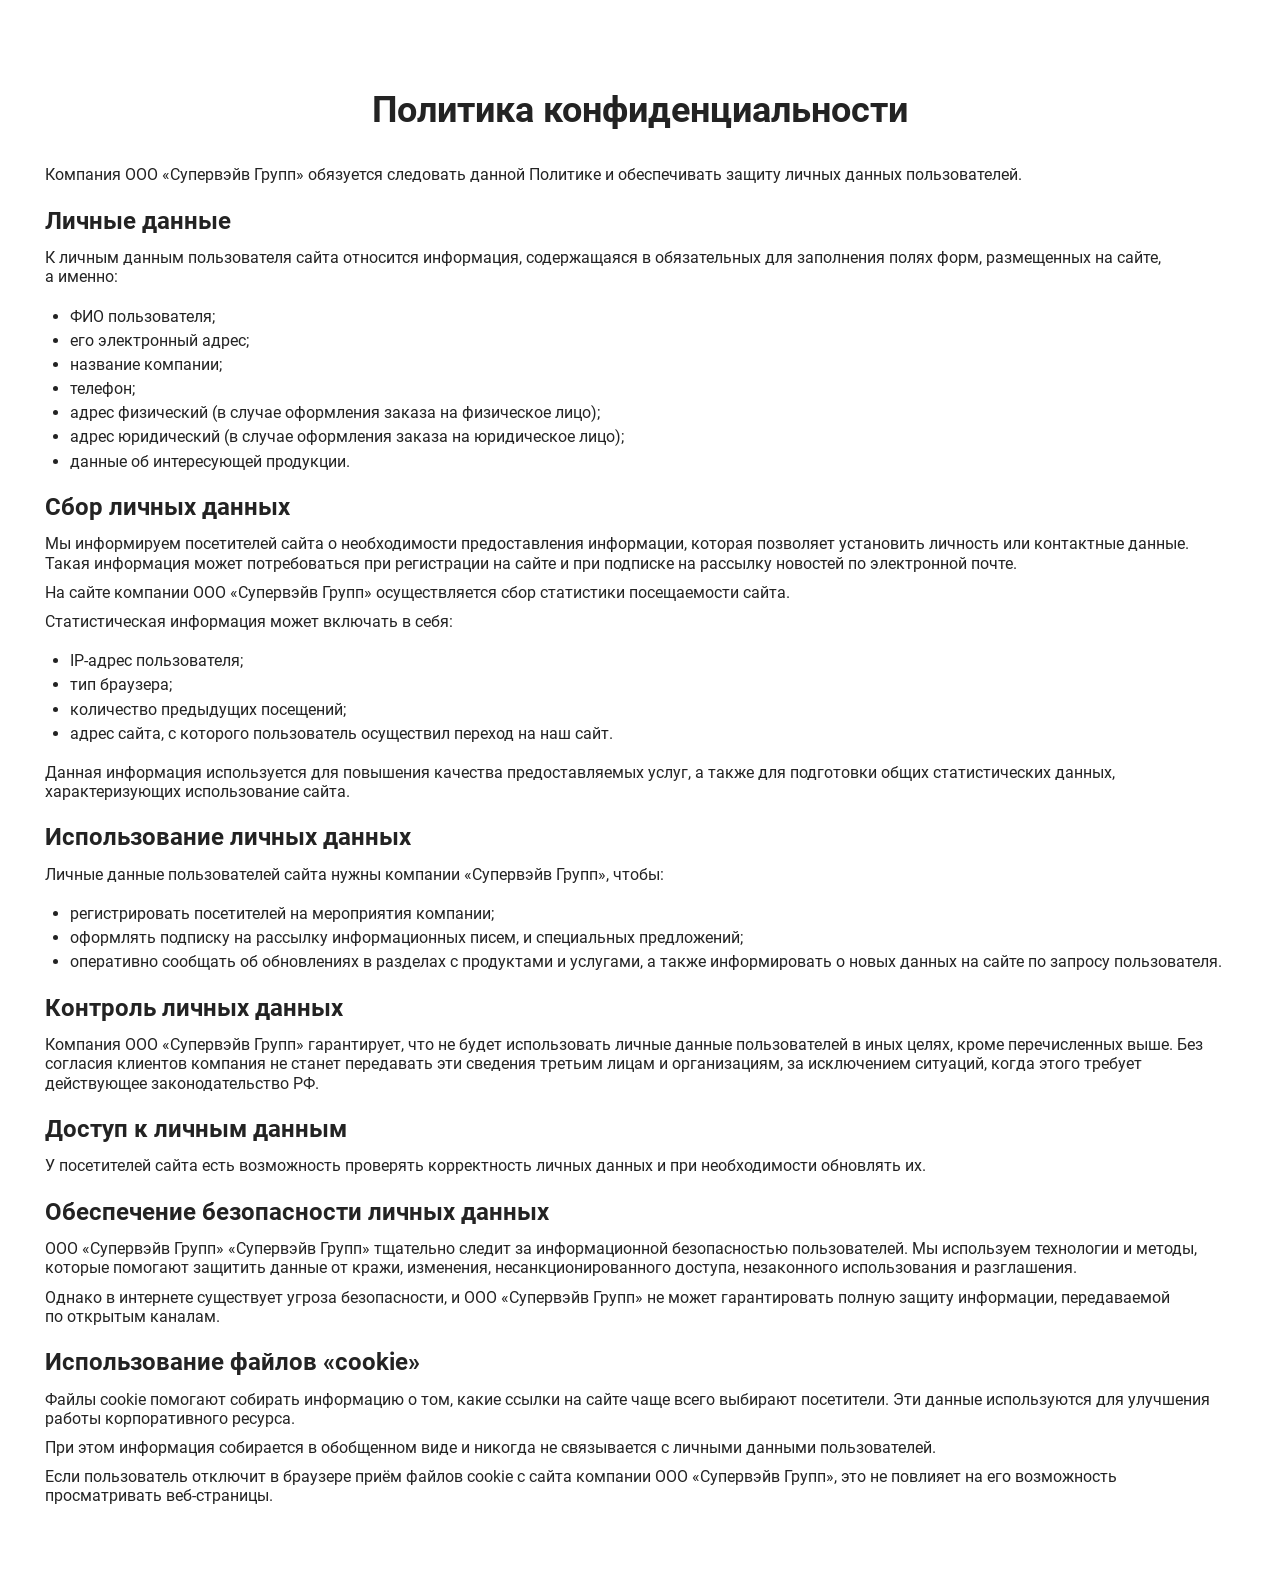
<file: policy.html>
<!DOCTYPE html><html lang="ru" class="page"><head><meta charset="UTF-8"><meta name="viewport" content="width=device-width,initial-scale=1"><link rel="shortcut icon" href="favicon.ico" type="image/x-icon"><meta http-equiv="X-UA-Compatible" content="ie=edge"><meta name="theme-color" content="#111111"><title></title><link rel="preload" href="fonts/Roboto-Regular.woff2" as="font" type="font/woff2" crossorigin><link rel="stylesheet" href="css/vendor.css"><link rel="stylesheet" href="css/main.css"><!-- <link rel="stylesheet" href="https://superwave.ru/web/css/service/custom.css">
  <link rel="stylesheet" href="https://superwave.ru/web/css/service/main.css"> --><script defer="defer" src="js/main.js"></script></head><body class="page__body"><main class="main"><section class="policy-page"><div class="container"><h1 class="policy-page__title section-title">Политика конфиденциальности</h1><div class="policy-page__text-block text-block"><p class="text-block__text">Компания ООО «Супервэйв Групп» обязуется следовать данной Политике и обеспечивать защиту личных данных пользователей.</p></div><div class="policy-page__text-block text-block"><h2 class="text-block__title">Личные данные</h2><p class="text-block__text">К личным данным пользователя сайта относится информация, содержащаяся в обязательных для заполнения полях форм, размещенных на сайте, а именно:</p></div><ul class="policy-page__text-list text-list"><li class="text-list__item">ФИО пользователя;</li><li class="text-list__item">его электронный адрес;</li><li class="text-list__item">название компании;</li><li class="text-list__item">телефон;</li><li class="text-list__item">адрес физический (в случае оформления заказа на физическое лицо);</li><li class="text-list__item">адрес юридический (в случае оформления заказа на юридическое лицо);</li><li class="text-list__item">данные об интересующей продукции.</li></ul><div class="policy-page__text-block text-block"><h2 class="text-block__title">Сбор личных данных</h2><p class="text-block__text">Мы информируем посетителей сайта о необходимости предоставления информации, которая позволяет установить личность или контактные данные. Такая информация может потребоваться при регистрации на сайте и при подписке на рассылку новостей по электронной почте.</p><p class="text-block__text">На сайте компании ООО «Супервэйв Групп» осуществляется сбор статистики посещаемости сайта.</p><p class="text-block__text">Статистическая информация может включать в себя:</p></div><ul class="policy-page__text-list text-list"><li class="text-list__item">IP-адрес пользователя;</li><li class="text-list__item">тип браузера;</li><li class="text-list__item">количество предыдущих посещений;</li><li class="text-list__item">адрес сайта, с которого пользователь осуществил переход на наш сайт.</li></ul><div class="policy-page__text-block text-block"><p class="text-block__text">Данная информация используется для повышения качества предоставляемых услуг, а также для подготовки общих статистических данных, характеризующих использование сайта.</p></div><div class="policy-page__text-block text-block"><h2 class="text-block__title">Использование личных данных</h2><p class="text-block__text">Личные данные пользователей сайта нужны компании «Супервэйв Групп», чтобы:</p></div><ul class="policy-page__text-list text-list"><li class="text-list__item">регистрировать посетителей на мероприятия компании;</li><li class="text-list__item">оформлять подписку на рассылку информационных писем, и специальных предложений;</li><li class="text-list__item">оперативно сообщать об обновлениях в разделах с продуктами и услугами, а также информировать о новых данных на сайте по запросу пользователя.</li></ul><div class="policy-page__text-block text-block"><h2 class="text-block__title">Контроль личных данных</h2><p class="text-block__text">Компания ООО «Супервэйв Групп» гарантирует, что не будет использовать личные данные пользователей в иных целях, кроме перечисленных выше. Без согласия клиентов компания не станет передавать эти сведения третьим лицам и организациям, за исключением ситуаций, когда этого требует действующее законодательство РФ.</p></div><div class="policy-page__text-block text-block"><h2 class="text-block__title">Доступ к личным данным</h2><p class="text-block__text">У посетителей сайта есть возможность проверять корректность личных данных и при необходимости обновлять их.</p></div><div class="policy-page__text-block text-block"><h2 class="text-block__title">Обеспечение безопасности личных данных</h2><p class="text-block__text">ООО «Супервэйв Групп» «Супервэйв Групп» тщательно следит за информационной безопасностью пользователей. Мы используем технологии и методы, которые помогают защитить данные от кражи, изменения, несанкционированного доступа, незаконного использования и разглашения.</p><p class="text-block__text">Однако в интернете существует угроза безопасности, и ООО «Супервэйв Групп» не может гарантировать полную защиту информации, передаваемой по открытым каналам.</p></div><div class="policy-page__text-block text-block"><h2 class="text-block__title">Использование файлов «cookie»</h2><p class="text-block__text">Файлы cookie помогают собирать информацию о том, какие ссылки на сайте чаще всего выбирают посетители. Эти данные используются для улучшения работы корпоративного ресурса.</p><p class="text-block__text">При этом информация собирается в обобщенном виде и никогда не связывается с личными данными пользователей.</p><p class="text-block__text">Если пользователь отключит в браузере приём файлов cookie с сайта компании ООО «Супервэйв Групп», это не повлияет на его возможность просматривать веб-страницы.</p></div></div></section></main></body></html>
</file>
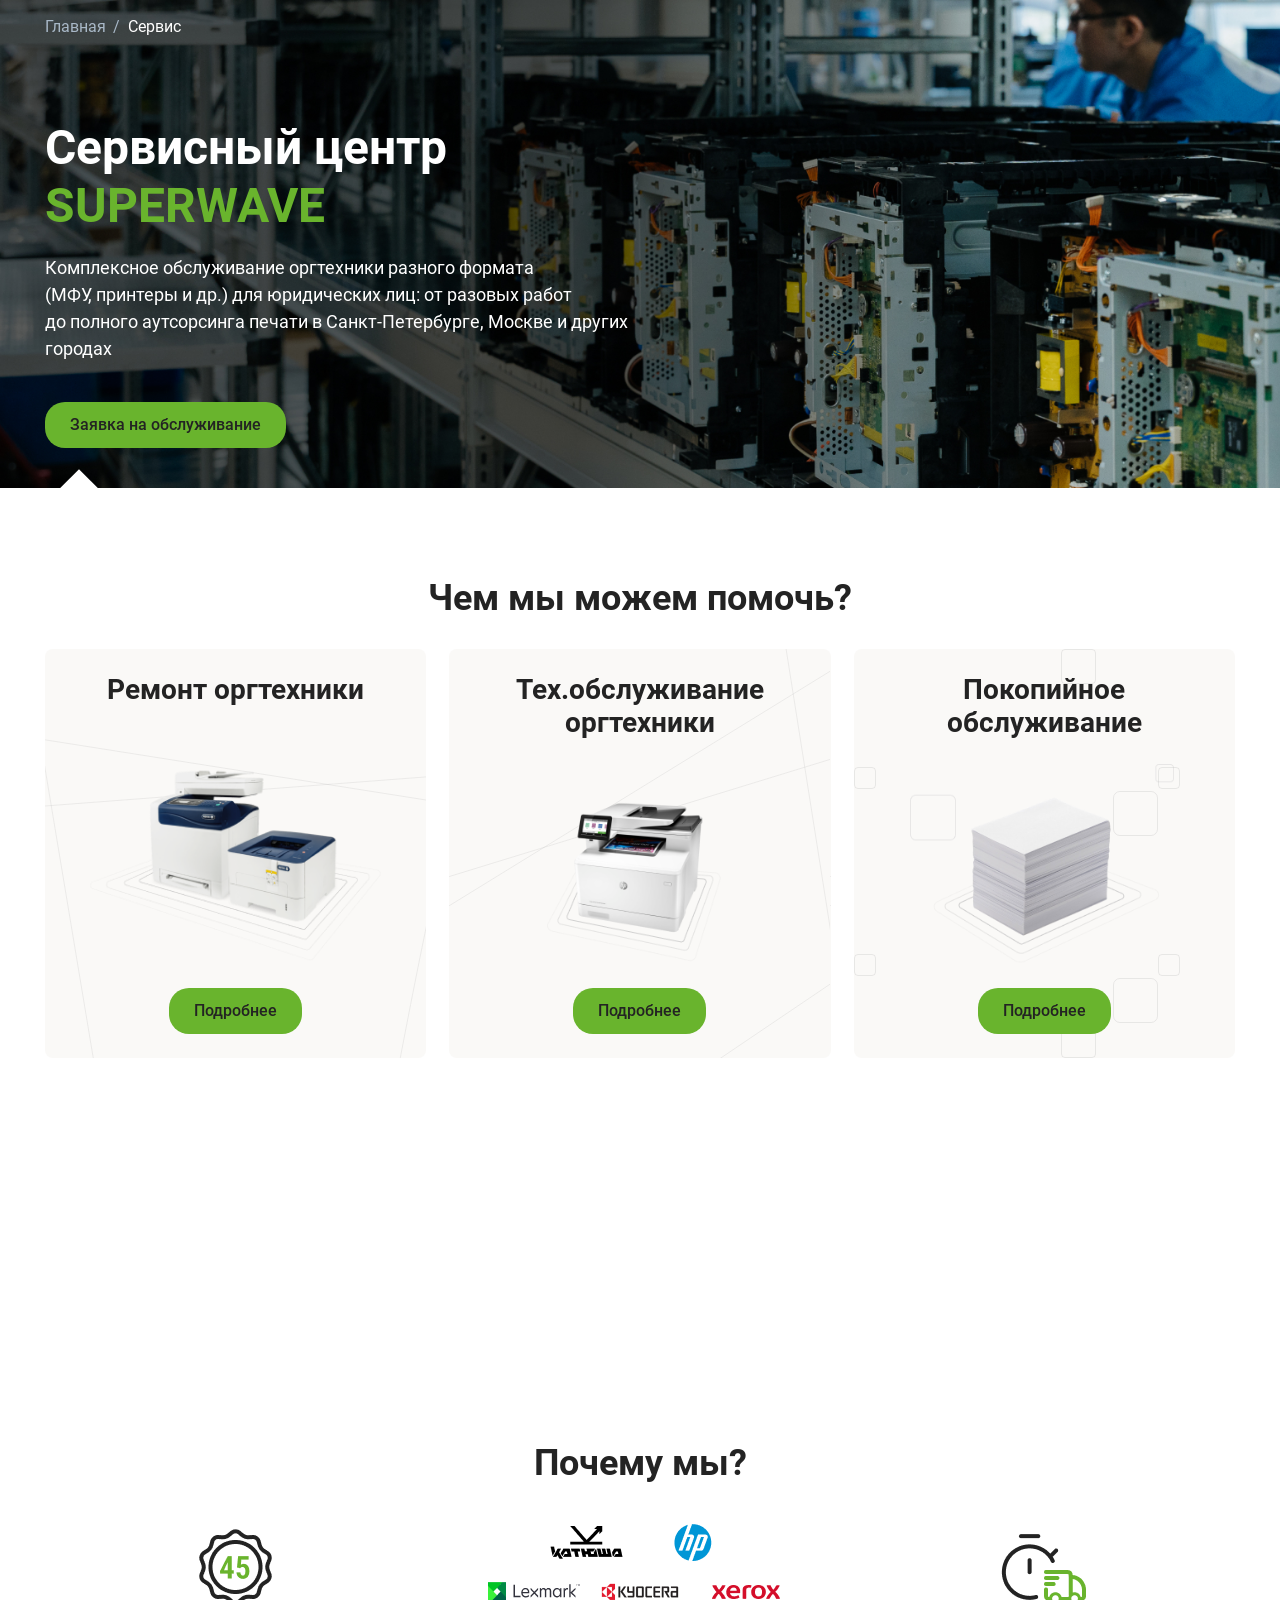
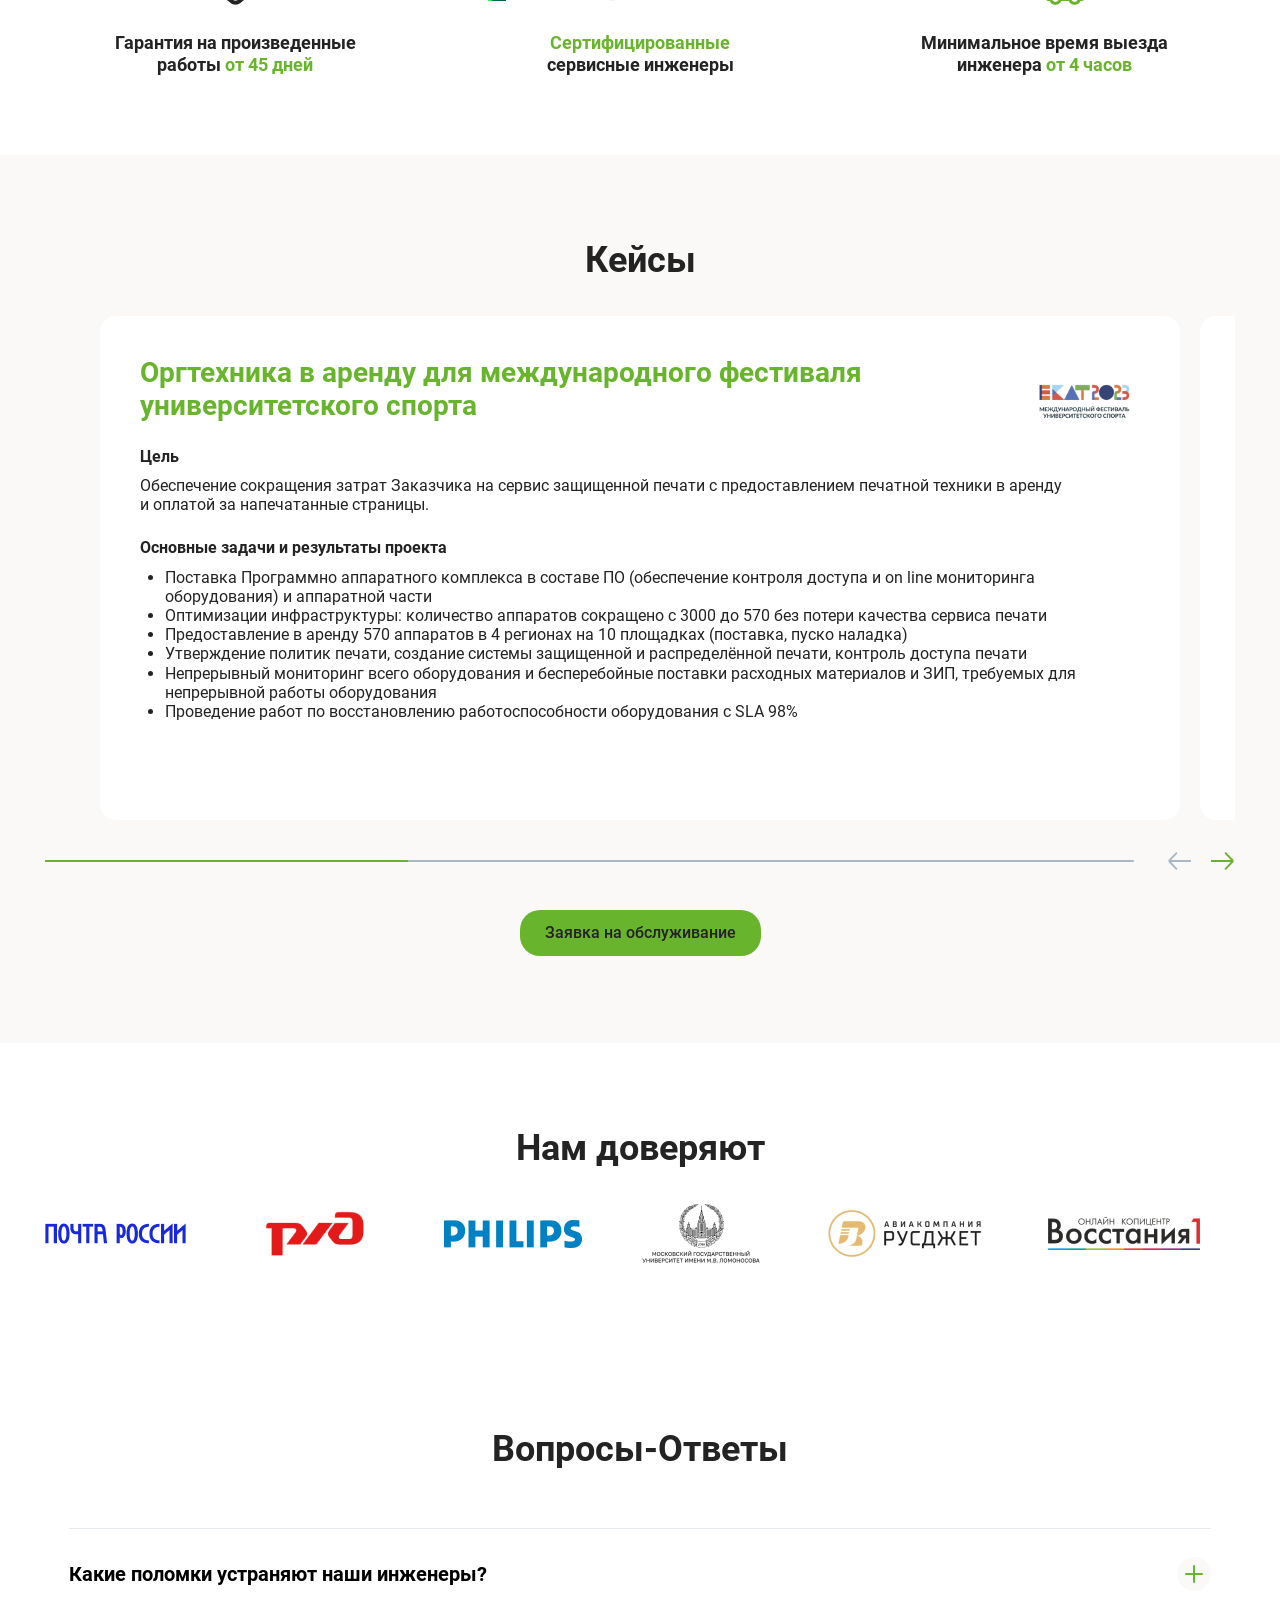
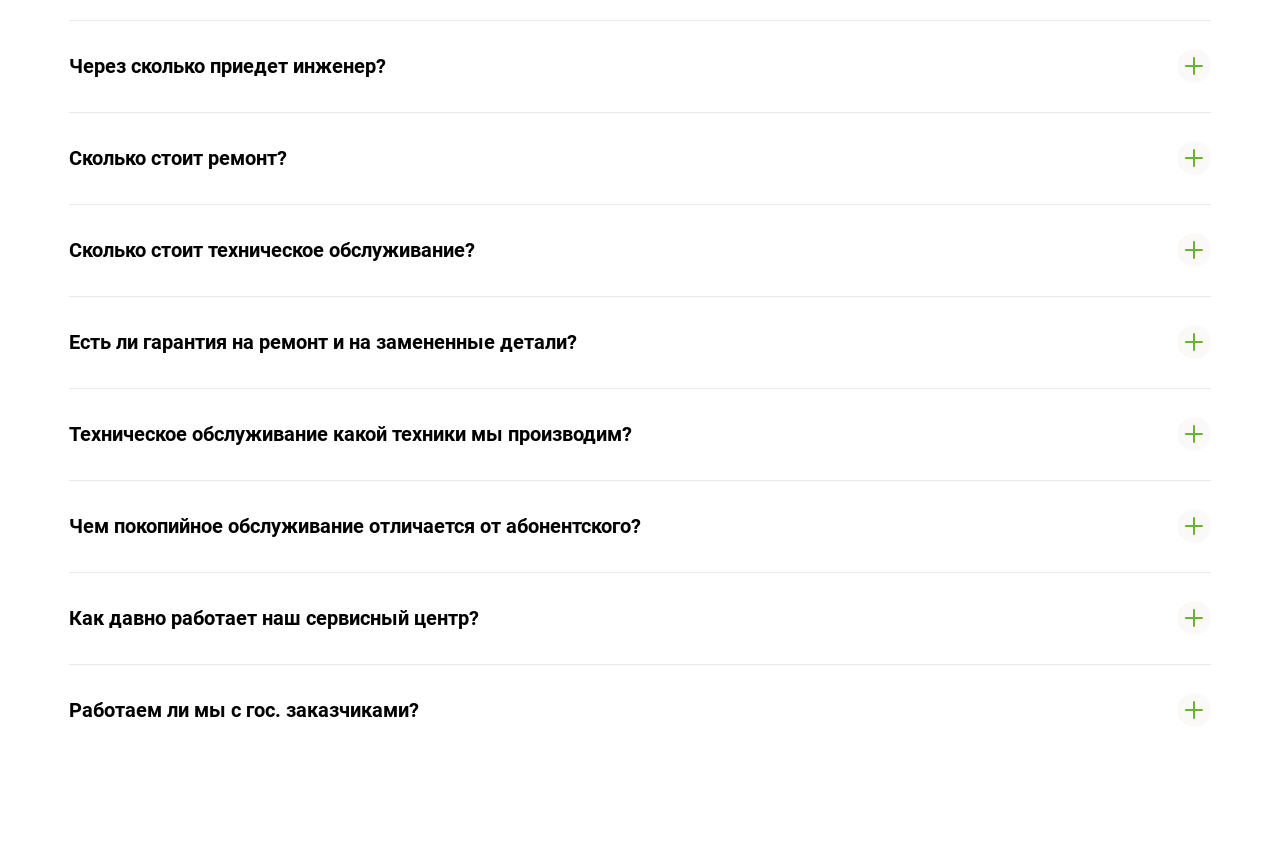
<file: service.html>
<!DOCTYPE html><html lang="ru" class="page"><head><meta charset="UTF-8"><meta name="viewport" content="width=device-width,initial-scale=1"><link rel="shortcut icon" href="favicon.ico" type="image/x-icon"><meta http-equiv="X-UA-Compatible" content="ie=edge"><meta name="theme-color" content="#111111"><title></title><link rel="preload" href="fonts/Roboto-Regular.woff2" as="font" type="font/woff2" crossorigin><link rel="stylesheet" href="css/vendor.css"><link rel="stylesheet" href="css/main.css"><!-- <link rel="stylesheet" href="https://superwave.ru/web/css/service/custom.css">
  <link rel="stylesheet" href="https://superwave.ru/web/css/service/main.css"> --><script defer="defer" src="js/main.js"></script></head><body class="page__body"><main class="main"><section class="service-page head-page"><div class="container"><div class="service-page__breadcrumbs head-page__breadcrumbs breadcrumbs"><ul class="breadcrumbs__list"><li class="breadcrumbs__item"><a class="breadcrumbs__link" href="index.html">Главная</a></li><li class="breadcrumbs__item breadcrumbs__item--active"><span>Сервис</span></li></ul></div><div class="head-page__content"><h1 class="head-page__title">Сервисный центр <span class="head-page__title-accent">SUPERWAVE</span></h1><p class="head-page__text">Комплексное обслуживание оргтехники разного формата (МФУ, принтеры и др.) для юридических лиц: от разовых работ до полного аутсорсинга печати в Санкт-Петербурге, Москве и других городах</p><button class="head-page__btn button-primary">Заявка на обслуживание</button></div></div></section><section class="we-help"><div class="container"><h2 class="we-help__title section-title">Чем мы можем помочь?</h2><ul class="we-help__list service-list"><li class="service-list__item"><a class="service-list__link service-list__link--bg-1" href="#"><h4 class="service-list__title">Ремонт оргтехники</h4><img class="service-list__image" src="img/we-help/1.png" alt="Картинка"> <button class="service-list__btn button-primary">Подробнее</button></a></li><li class="service-list__item"><a class="service-list__link service-list__link--bg-2" href="#"><h4 class="service-list__title">Тех.обслуживание оргтехники</h4><img class="service-list__image" src="img/we-help/2.png" alt="Картинка"> <button class="service-list__btn button-primary">Подробнее</button></a></li><li class="service-list__item"><a class="service-list__link service-list__link--bg-3" href="#"><h4 class="service-list__title">Покопийное обслуживание</h4><img class="service-list__image" src="img/we-help/3.png" alt="Картинка"> <button class="service-list__btn button-primary">Подробнее</button></a></li></ul></div></section><section class="why-are-we"><div class="container"><h2 class="why-are-we__title section-title">Почему мы?</h2><ul class="why-are-we__list"><li class="why-are-we__item"><img class="why-are-we__image" src="img/why-are-we/1.png" alt="Картинка"><p class="why-are-we__text">Гарантия на произведенные работы <span class="why-are-we__text why-are-we__text--green">от 45 дней</span></p></li><li class="why-are-we__item"><img class="why-are-we__image" src="img/why-are-we/2.png" alt="Картинка"><p class="why-are-we__text"><span class="why-are-we__text why-are-we__text--green">Сертифицированные</span> сервисные инженеры</p></li><li class="why-are-we__item"><img class="why-are-we__image" src="img/why-are-we/3.png" alt="Картинка"><p class="why-are-we__text">Минимальное время выезда инженера <span class="why-are-we__text why-are-we__text--green">от 4 часов</span></p></li></ul></div></section><section class="cases"><div class="container"><h2 class="cases__title section-title">Кейсы</h2><div class="cases__wrapper swiper"><ul class="cases__slider swiper-wrapper"><li class="cases__item swiper-slide"><div class="cases__item-head"><h3 class="cases__item-title">Оргтехника в аренду для международного фестиваля университетского спорта</h3><img class="cases__item-img" src="img/cases/festival.png" alt="Картинка"></div><h4 class="cases__item-subtitle">Цель</h4><p class="cases__item-text">Обеспечение сокращения затрат Заказчика на сервис защищенной печати с предоставлением печатной техники в аренду и оплатой за напечатанные страницы.</p><h4 class="cases__item-subtitle">Основные задачи и результаты проекта</h4><ul class="cases__list"><li class="cases__list-item">Поставка Программно аппаратного комплекса в составе ПО (обеспечение контроля доступа и on line мониторинга оборудования) и аппаратной части</li><li class="cases__list-item">Оптимизации инфраструктуры: количество аппаратов сокращено с 3000 до 570 без потери качества сервиса печати</li><li class="cases__list-item">Предоставление в аренду 570 аппаратов в 4 регионах на 10 площадках (поставка, пуско наладка)</li><li class="cases__list-item">Утверждение политик печати, создание системы защищенной и распределённой печати, контроль доступа печати</li><li class="cases__list-item">Непрерывный мониторинг всего оборудования и бесперебойные поставки расходных материалов и ЗИП, требуемых для непрерывной работы оборудования</li><li class="cases__list-item">Проведение работ по восстановлению работоспособности оборудования с SLA 98%</li></ul></li><li class="cases__item swiper-slide"><div class="cases__item-head"><h3 class="cases__item-title">Предоставление оргтехники и сервисов по ее обслуживанию для ЧМ по футболу FIFA™ 2018</h3><img class="cases__item-img" src="img/cases/fifa.png" alt="Картинка"></div><h4 class="cases__item-subtitle">Клиент</h4><p class="cases__item-text">АНО «Оргкомитет „Россия-2018“</p><h4 class="cases__item-subtitle">Цель</h4><p class="cases__item-text">Предоставление оргтехники и необходимого оборудования с техническим сопровождением на 12 площадках предварительной жеребьевки Чемпионата мира по футболу FIFA™ 2018 для АНО «Оргкомитет „Россия-2018“ .</p><h4 class="cases__item-subtitle">Основные задачи и результаты проекта</h4><ul class="cases__list"><li class="cases__list-item">Поставка, инсталляция оборудования и мониторинг его работоспособности;</li><li class="cases__list-item">Обеспечение поддержки сервисных инженеров во время мероприятия;</li><li class="cases__list-item">Организация изготовления печатных материалов мероприятия во время его проведения в условиях жестких временных и технических ограничений.</li></ul><h4 class="cases__item-subtitle">По результатам проекта работы «Супервэйв групп» была отмечена благодарственным письмом со стороны АНО «Оргкомитет „Россия-2018“.</h4></li><li class="cases__item swiper-slide"><div class="cases__item-head"><h3 class="cases__item-title">Оказание комплексных услуг по защищенной печати</h3></div><h4 class="cases__item-subtitle">Клиент</h4><p class="cases__item-text">Федеральная торговая компания</p><h4 class="cases__item-subtitle">Цель</h4><p class="cases__item-text">Предоставление услуги защищенной и распределённой печати для нескольких офисов и складов в Москве и Санкт-Петербурге.</p><h4 class="cases__item-subtitle">Основные задачи и результаты проекта</h4><ul class="cases__list"><li class="cases__list-item">Поставка, монтаж и пуско-наладка оборудования и программного обеспечения;</li><li class="cases__list-item">Создание системы защищенной и распределённой печати;</li><li class="cases__list-item">Обеспечение оптимизации затрат на сервис печати;</li><li class="cases__list-item">Обеспечение бесперебойной работы системы.</li></ul></li></ul></div><div class="cases__slider-controls"><div class="cases__progressbar slider-pagination"></div><div class="cases__slider-controls-btns"><button class="cases__slider-controls-prev slider-control slider-control--prev" aria-label="Назад"><svg width="26" height="20" viewBox="0 0 26 20" fill="none" xmlns="http://www.w3.org/2000/svg"><path d="M0 10H24M24 10L15.2727 1M24 10L15.2727 19" stroke="#69B42D" stroke-width="2"/></svg></button> <button class="cases__slider-controls-next slider-control" aria-label="Назад"><svg width="26" height="20" viewBox="0 0 26 20" fill="none" xmlns="http://www.w3.org/2000/svg"><path d="M0 10H24M24 10L15.2727 1M24 10L15.2727 19" stroke="#69B42D" stroke-width="2"/></svg></button></div></div><div class="cases__inner"><a class="cases__btn button-primary" href="#choose-services__form">Заявка на обслуживание</a></div></div></section><section class="trust"><div class="container"><h2 class="trust__title section-title">Нам доверяют</h2><ul class="trust__list"><li class="trust__item"><img class="trust__image" src="img/partners/pochta.png" alt="Картинка"></li><li class="trust__item"><img class="trust__image" src="img/partners/rzhd.png" alt="Картинка"></li><li class="trust__item"><img class="trust__image" src="img/partners/philips.png" alt="Картинка"></li><li class="trust__item"><img class="trust__image" src="img/partners/univer.png" alt="Картинка"></li><li class="trust__item"><img class="trust__image" src="img/partners/avia.png" alt="Картинка"></li><li class="trust__item"><img class="trust__image" src="img/partners/copycenter.png" alt="Картинка"></li></ul></div></section><section class="questions"><div class="container"><h2 class="questions__title section-title">Вопросы-Ответы</h2><ul class="questions__accordion accordion"><li class="accordion__item"><button class="accordion__btn"><span class="accordion__name">Какие поломки устраняют наши инженеры?</span><div class="accordion__decor"></div></button><div class="accordion__content text"><p>Наши инженеры устраняют все самые распространенные виды поломок, а также могут помочь устранить неполадки инженерных систем формата А0 (плоттеры).</p></div></li><li class="accordion__item"><button class="accordion__btn"><span class="accordion__name">Через сколько приедет инженер?</span><div class="accordion__decor"></div></button><div class="accordion__content text"><p>Как правило, ответственный инженер назначается после согласования условий сотрудничества. Обычно инженер выезжает к клиенту на следующий рабочий день.</p></div></li><li class="accordion__item"><button class="accordion__btn"><span class="accordion__name">Сколько стоит ремонт?</span><div class="accordion__decor"></div></button><div class="accordion__content text"><p>Зависит от скорости печати аппарата, от его формата (А0, А3, А4) и от цветности (чёрно-белый, цветной). Свяжитесь с нами, чтобы узнать свою стоимость ремонта.</p></div></li><li class="accordion__item"><button class="accordion__btn"><span class="accordion__name">Сколько стоит техническое обслуживание?</span><div class="accordion__decor"></div></button><div class="accordion__content text"><p>Зависит от скорости печати аппарата, от его фрмата (А0, А3, А4) и от цветности (чёрно-белый, цветной). Свяжитесь с нами, чтобы узнать свою стоимость обслуживания.</p></div></li><li class="accordion__item"><button class="accordion__btn"><span class="accordion__name">Есть ли гарантия на ремонт и на замененные детали?</span><div class="accordion__decor"></div></button><div class="accordion__content text"><p>Да, гарантия есть.</p></div></li><li class="accordion__item"><button class="accordion__btn"><span class="accordion__name">Техническое обслуживание какой техники мы производим?</span><div class="accordion__decor"></div></button><div class="accordion__content text"><p>Мы оказываем услуги по обслуживанию и ремонту почти всех производителей офисной печатной техники — Xerox, HP, Kyocera, Epson, Canon, Konica Minolta, Катюша, Pantum, Ricoh, Lexmark.</p></div></li><li class="accordion__item"><button class="accordion__btn"><span class="accordion__name">Чем покопийное обслуживание отличается от абонентского?</span><div class="accordion__decor"></div></button><div class="accordion__content text"><p>Абонентское обслуживание это ежемесячный платёж по фиксированной стоимости услуг по обслуживанию печатной техники, а покопийное обслуживание — это оплата напечатанных страниц по факту (каждый месяц сумма может варьироваться).</p></div></li><li class="accordion__item"><button class="accordion__btn"><span class="accordion__name">Как давно работает наш сервисный центр?</span><div class="accordion__decor"></div></button><div class="accordion__content text"><p>Сервисный центр Superwave работает с 1994 года. Многие наши инженеры работают у нас более 10 лет.</p></div></li><li class="accordion__item"><button class="accordion__btn"><span class="accordion__name">Работаем ли мы с гос. заказчиками?</span><div class="accordion__decor"></div></button><div class="accordion__content text"><p>Да, мы работаем с государственными заказчиками, по 44 и 223 ФЗ.</p></div></li></ul></div></section></main></body></html>
</file>
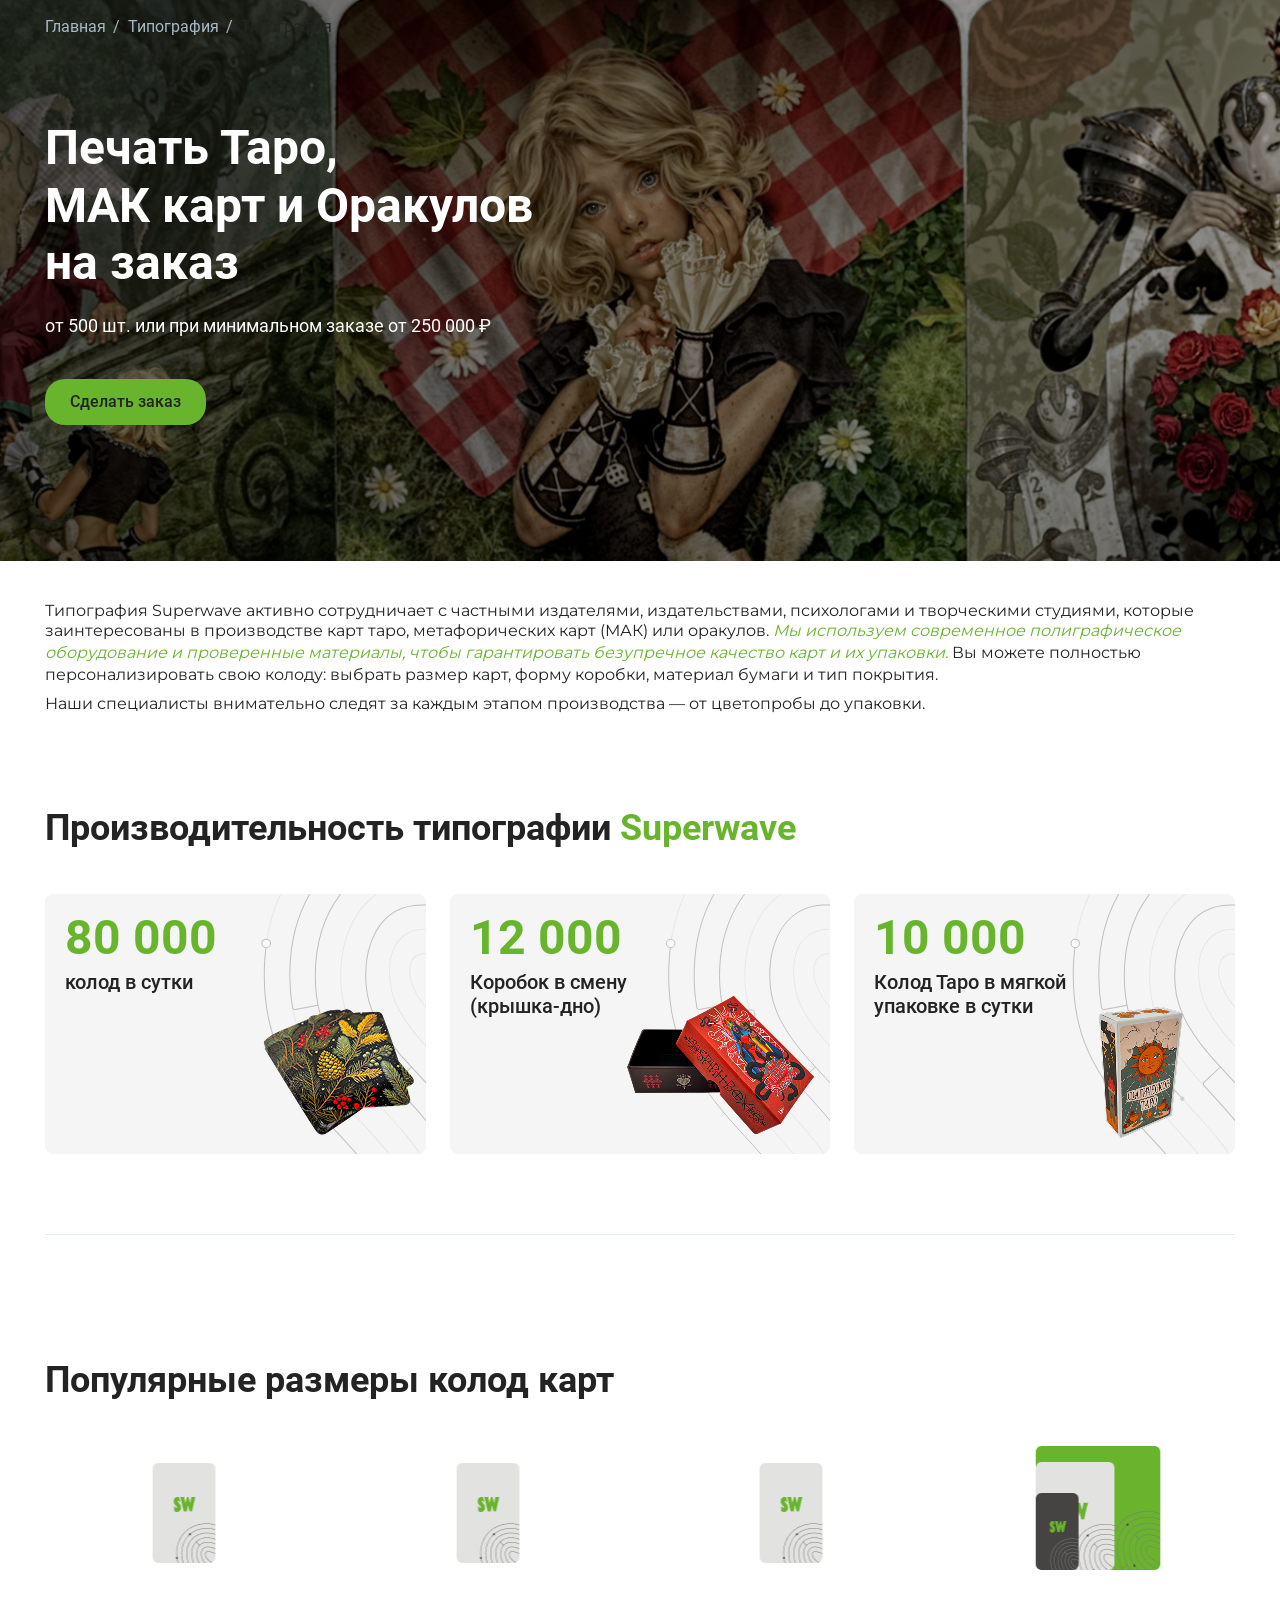
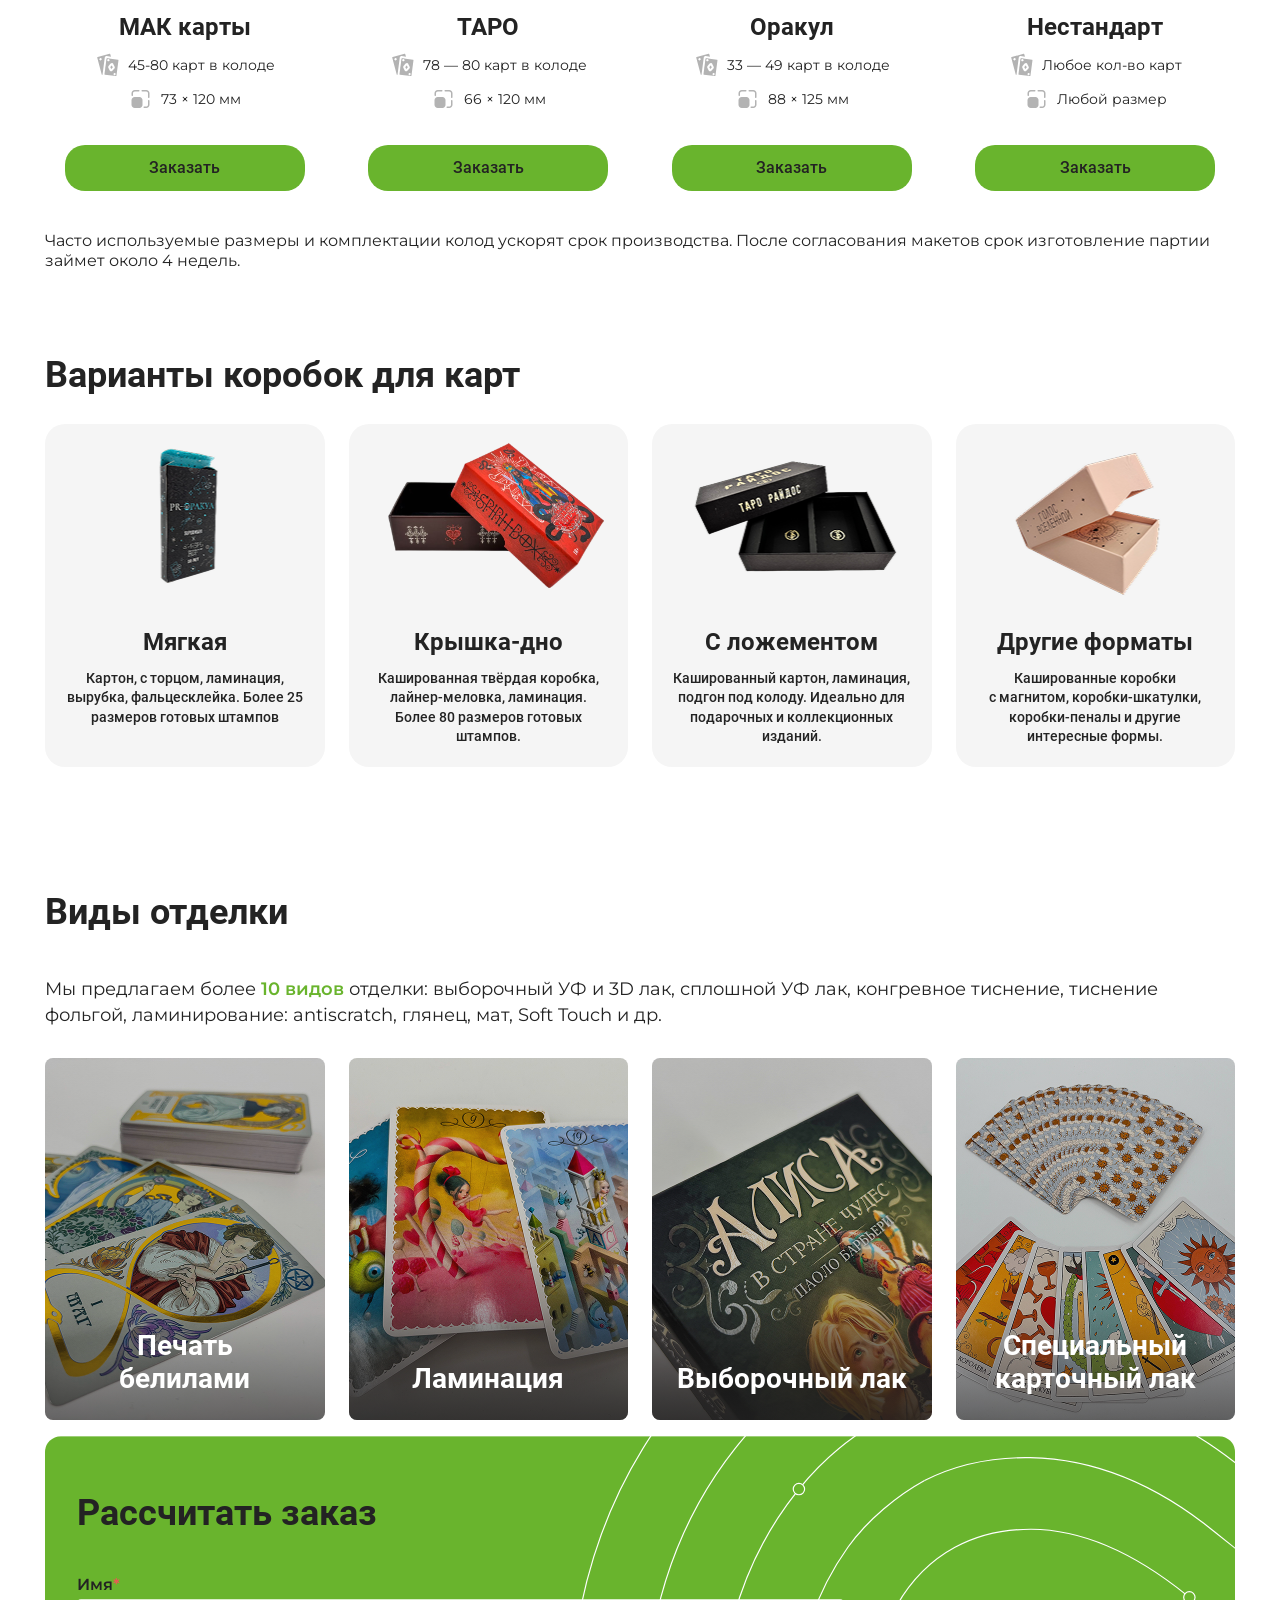
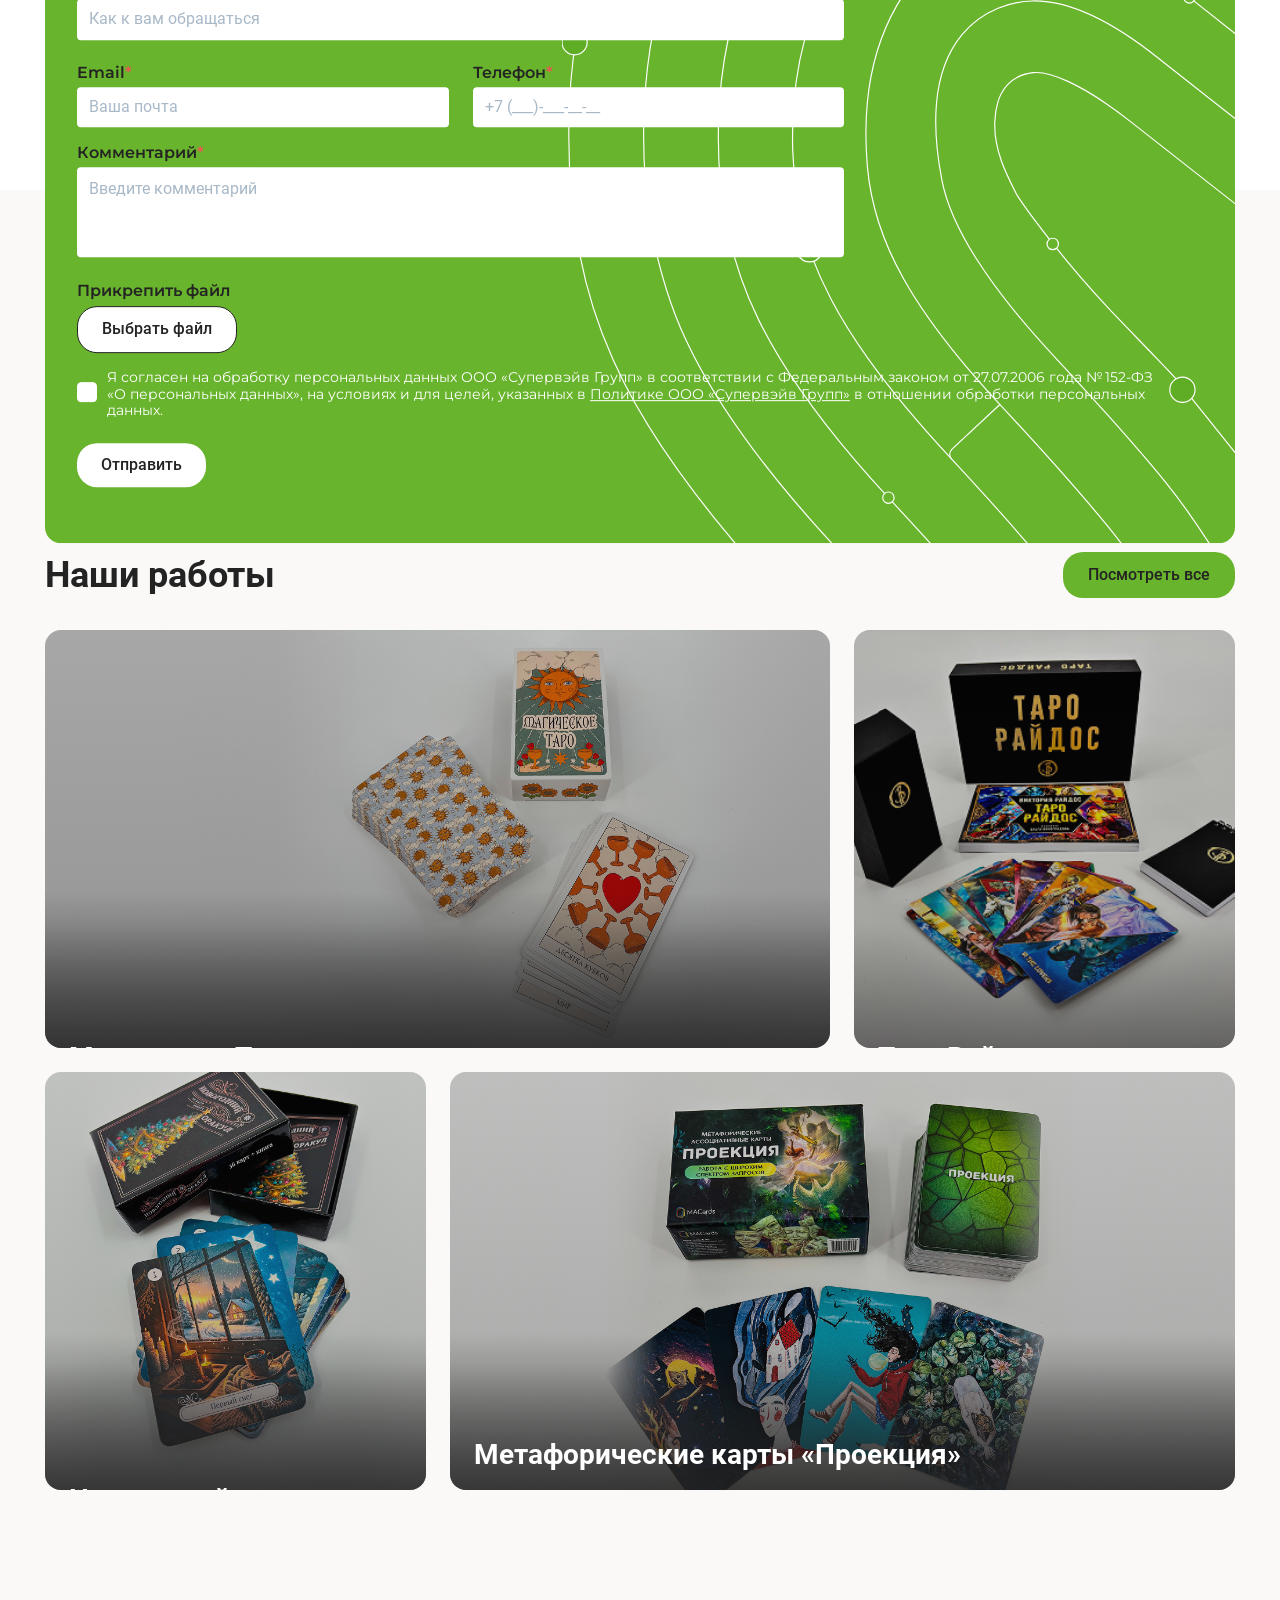
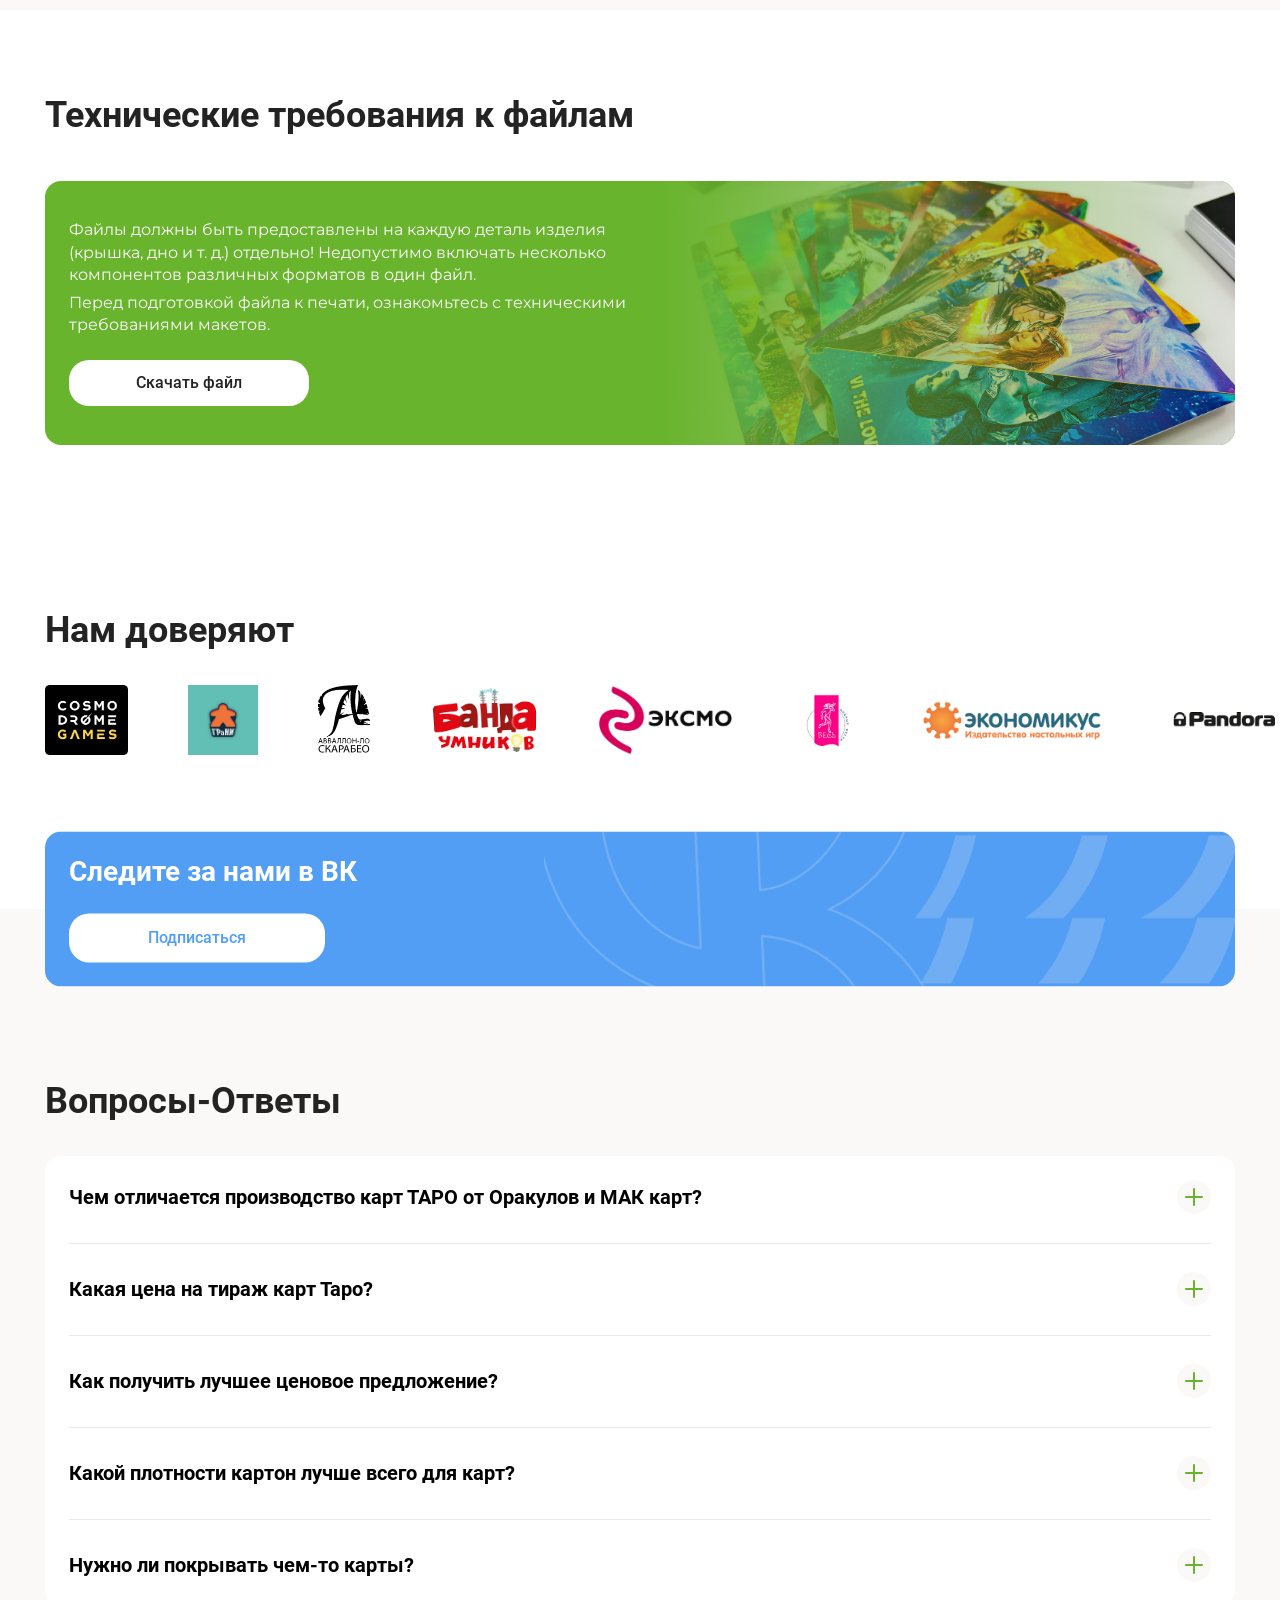
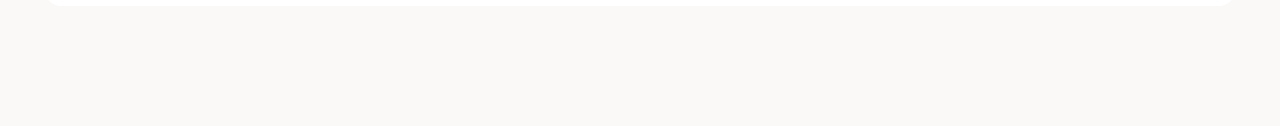
<file: taros.html>
<!DOCTYPE html><html lang="ru" class="page"><head><meta charset="UTF-8"><meta name="viewport" content="width=device-width,initial-scale=1"><link rel="shortcut icon" href="favicon.ico" type="image/x-icon"><meta http-equiv="X-UA-Compatible" content="ie=edge"><meta name="theme-color" content="#111111"><title></title><link rel="preload" href="fonts/Roboto-Regular.woff2" as="font" type="font/woff2" crossorigin><link rel="stylesheet" href="css/vendor.css"><link rel="stylesheet" href="css/main.css"><!-- <link rel="stylesheet" href="https://superwave.ru/web/css/service/custom.css">
  <link rel="stylesheet" href="https://superwave.ru/web/css/service/main.css"> --><script defer="defer" src="js/main.js"></script></head><body class="page__body"><main class="main"><section class="taros-page head-page"><div class="container"><div class="taros-page__breadcrumbs head-page__breadcrumbs breadcrumbs breadcrumbs--light"><ul class="breadcrumbs__list"><li class="breadcrumbs__item"><a class="breadcrumbs__link" href="index.html">Главная</a></li><li class="breadcrumbs__item"><a class="breadcrumbs__link" href="#">Типография</a></li><li class="breadcrumbs__item breadcrumbs__item--active"><span>Типография</span></li></ul></div><div class="head-page__content head-page__content--no-decor"><h1 class="head-page__title">Печать Таро,<br>МАК карт и Оракулов<br>на заказ</h1><p class="head-page__text">от 500 шт. или при минимальном заказе от 250 000 ₽</p><button class="head-page__btn button-primary">Сделать заказ</button></div></div></section><section class="taros-page__text-block text-block"><div class="container"><div class="text-block__text text-block__text--desk">Типография Superwave активно сотрудничает с частными издателями, издательствами, психологами и творческими студиями, которые заинтересованы в производстве карт таро, метафорических карт (МАК) или оракулов. <span>Мы используем современное полиграфическое оборудование и проверенные материалы, чтобы гарантировать безупречное качество карт и их упаковки.</span> Вы можете полностью персонализировать свою колоду: выбрать размер карт, форму коробки, материал бумаги и тип покрытия.</div><div class="text-block__text text-block__text--desk">Наши специалисты внимательно следят за каждым этапом производства — от цветопробы до упаковки.</div><div class="text-block__text text-block__text--mobile">Типография Superwave активно сотрудничает с частными издателями, издательствами, психологами и творческими студиями, которые заинтересованы в производстве карт таро, метафорических карт (МАК) или оракулов. Мы используем современное полиграфическое оборудование и проверенные материалы, чтобы гарантировать безупречное качество карт и их упаковки. Вы можете полностью персонализировать свою колоду: выбрать размер карт, форму коробки, материал бумаги и тип покрытия.Наши специалисты внимательно следят за каждым этапом производства — от цветопробы до упаковки.</div></div></section><section class="taros-page__efficiency efficiency"><div class="container"><div class="taros-page__efficiency-decor-wrap"><h2 class="efficiency__title section-title">Производительность типографии <span class="efficiency__title-accent">Superwave</span></h2><ul class="efficiency__list"><li class="efficiency__item"><span class="efficiency__num">80 000</span> <span class="efficiency__text">колод в сутки</span> <img class="efficiency__img" src="img/efficiency/item1.png" alt=""></li><li class="efficiency__item"><span class="efficiency__num">12 000</span> <span class="efficiency__text">Коробок в смену (крышка-дно)</span> <img class="efficiency__img" src="img/efficiency/item2.png" alt=""></li><li class="efficiency__item"><span class="efficiency__num">10 000</span> <span class="efficiency__text">Колод Таро в мягкой упаковке в сутки</span> <img class="efficiency__img" src="img/efficiency/item3.png" alt=""></li></ul></div></div></section><section class="taros-page__popular-size popular-size"><div class="container"><h2 class="popular-size__title section-title">Популярные размеры колод карт</h2><ul class="popular-size__list"><li class="popular-size__item"><img class="popular-size__item-img" src="img/popular-size/1.png" alt="Картинка"><h4 class="popular-size__item-name">МАК карты</h4><div class="popular-size__info"><img class="popular-size__icon" src="img/svg/icon-cards.svg" alt="Иконка"><p class="popular-size__info-text">45-80 карт <span>в колоде</span></p></div><div class="popular-size__info"><img class="popular-size__icon" src="img/svg/icon-gabarit.svg" alt="Иконка"><p class="popular-size__info-text">73 × 120 мм</p></div><button class="popular-size__btn button-primary">Заказать</button></li><li class="popular-size__item"><img class="popular-size__item-img" src="img/popular-size/1.png" alt="Картинка"><h4 class="popular-size__item-name">ТАРО</h4><div class="popular-size__info"><img class="popular-size__icon" src="img/svg/icon-cards.svg" alt="Иконка"><p class="popular-size__info-text">78 — 80 карт <span>в колоде</span></p></div><div class="popular-size__info"><img class="popular-size__icon" src="img/svg/icon-gabarit.svg" alt="Иконка"><p class="popular-size__info-text">66 × 120 мм</p></div><button class="popular-size__btn button-primary">Заказать</button></li><li class="popular-size__item"><img class="popular-size__item-img" src="img/popular-size/1.png" alt="Картинка"><h4 class="popular-size__item-name">Оракул</h4><div class="popular-size__info"><img class="popular-size__icon" src="img/svg/icon-cards.svg" alt="Иконка"><p class="popular-size__info-text">33 — 49 карт <span>в колоде</span></p></div><div class="popular-size__info"><img class="popular-size__icon" src="img/svg/icon-gabarit.svg" alt="Иконка"><p class="popular-size__info-text">88 × 125 мм</p></div><button class="popular-size__btn button-primary">Заказать</button></li><li class="popular-size__item"><img class="popular-size__item-img" src="img/popular-size/2.png" alt="Картинка"><h4 class="popular-size__item-name">Нестандарт</h4><div class="popular-size__info"><img class="popular-size__icon" src="img/svg/icon-cards.svg" alt="Иконка"><p class="popular-size__info-text">Любое кол-во <span>карт</span></p></div><div class="popular-size__info"><img class="popular-size__icon" src="img/svg/icon-gabarit.svg" alt="Иконка"><p class="popular-size__info-text">Любой размер</p></div><button class="popular-size__btn button-primary">Заказать</button></li></ul><div class="popular-size__text text-block"><p class="text-block__text">Часто используемые размеры и комплектации колод ускорят срок производства. После согласования макетов срок изготовление партии займет около 4 недель.</p></div></div></section><section class="taros-page__variants variants"><div class="container"><h2 class="variants__title section-title">Варианты коробок для карт</h2><ul class="variants__list"><li class="variants__item"><img class="variants__item-img" src="img/variants/1.png" alt="Pic"><div class="variants__item-info"><h4 class="variants__item-name">Мягкая</h4><p class="variants__item-text">Картон, с торцом, ламинация, вырубка, фальцесклейка. Более 25 размеров готовых штампов</p></div></li><li class="variants__item"><img class="variants__item-img" src="img/variants/test2.png" alt="Pic"><div class="variants__item-info"><h4 class="variants__item-name">Крышка-дно</h4><p class="variants__item-text">Кашированная твёрдая коробка, лайнер-меловка, ламинация. Более 80 размеров готовых штампов.</p></div></li><li class="variants__item"><img class="variants__item-img" src="img/variants/3.png" alt="Pic"><div class="variants__item-info"><h4 class="variants__item-name">С ложементом</h4><p class="variants__item-text">Кашированный картон, ламинация, подгон под колоду. Идеально для подарочных и коллекционных изданий.</p></div></li><li class="variants__item"><img class="variants__item-img" src="img/variants/4.png" alt="Pic"><div class="variants__item-info"><h4 class="variants__item-name">Другие форматы</h4><p class="variants__item-text">Кашированные коробки с магнитом, коробки-шкатулки, коробки-пеналы и другие интересные формы.</p></div></li></ul></div></section><section class="taros-page__finishing finishing"><div class="container"><h2 class="finishing__title section-title">Виды отделки</h2><p class="finishing__text">Мы предлагаем более <a class="finishing__text-link" href="#">10 видов</a> отделки: выборочный УФ и 3D лак, сплошной УФ лак, конгревное тиснение, тиснение фольгой, ламинирование: antiscratch, глянец, мат, Soft Touch и др.</p><ul class="finishing__list"><li class="finishing__item finishing__item--1"><span class="finishing__item-name">Печать белилами</span><div class="finishing__gradient"></div></li><li class="finishing__item" style="background-image: url('img/finishing/5.jpg');"><span class="finishing__item-name">Ламинация</span><div class="finishing__gradient"></div></li><li class="finishing__item" style="background-image: url('img/finishing/6.jpg');"><span class="finishing__item-name">Выборочный лак</span><div class="finishing__gradient"></div></li><li class="finishing__item finishing__item--4"><span class="finishing__item-name">Специальный карточный лак</span><div class="finishing__gradient"></div></li></ul></div></section><div class="taros-page__section-container"><div class="container"><div class="taros-page__wrapper"><div class="taros-page__form application-form" id="taros-page__form"><div class="application-form__wrapper"><div class="application-form__left"><h2 class="application-form__title">Рассчитать заказ</h2></div><form class="form" id="choose-application-form" name="application-form" action="#" novalidate="novalidate"><div class="form__inner"><label class="form__label form__label--name" for="name"><span class="form__label-name">Имя<span>*</span></span> <input name="ServiceForm[name]" class="form__input input-name" autocomplete="off" type="text" id="name" placeholder="Как к вам обращаться" data-validate-field="name"></label><div class="form__block"><label class="form__label" for="mail"><span class="form__label-name">Email<span>*</span></span> <input name="ServiceForm[email]" class="form__input input-mail" autocomplete="off" type="email" id="mail" placeholder="Ваша почта" data-validate-field="mail"></label> <label class="form__label" for="phone"><span class="form__label-name">Телефон<span>*</span></span> <input name="ServiceForm[phone]" class="form__input input-tel" type="tel" id="phone" data-validate-field="phone" inputmode="text" placeholder="+7 (___)-___-__-__"></label></div><label class="form__label form__label--textarea" for="textarea"><span class="form__label-name">Комментарий<span>*</span></span> <textarea name="ServiceForm[message]" class="form__textarea input-textarea" id="textarea" data-validate-field="textarea" placeholder="Введите комментарий"></textarea></label><div class="form__file-upload file-upload"><input class="file-upload__input" type="file" id="file-input"> <label class="file-upload__label" for="file-input"><span class="file-upload__text">Прикрепить файл</span> <button class="file-upload__btn button-white">Выбрать файл</button></label></div></div><div class="form__checkbox form__checkbox--hidden"><label class="form__label custom-checkbox"><input class="custom-checkbox__input input-checkbox visually-hidden" type="checkbox" data-validate-field="checkbox"> <span class="custom-checkbox__span"></span></label><p class="form__checkbox-text">Я согласен на обработку персональных данных ООО «Супервэйв Групп» в соответствии с Федеральным законом от 27.07.2006 года № 152-ФЗ «О персональных данных», на условиях и для целей, указанных в <a class="form__text-link" href="#">Политике ООО «Супервэйв Групп»</a> в отношении обработки персональных данных.</p></div><p class="form__policy-text">Нажимая кнопку «Отправить» вы даете согласие на обработку персональных данных и соглашаетесь с <a class="form__text-link" href="#">политикой конфиденциальности</a></p><button class="form__button button-white">Отправить</button></form></div></div><section class="taros-page__our-works our-works"><div class="our-works__head"><h2 class="our-works__title section-title">Наши работы</h2><a class="our-works__link button-primary" href="#">Посмотреть все</a></div><ul class="our-works__grid"><li class="our-works__item our-works__item--1 swiper-slide" style="background-image: url('img/works/7.jpg');"><div class="our-works__gradient"></div><div class="our-works__item-content"><h3 class="our-works__item-title">Магическое Таро</h3></div></li><li class="our-works__item our-works__item--2 swiper-slide"><div class="our-works__gradient"></div><div class="our-works__item-content"><h3 class="our-works__item-title">Таро Райдос</h3></div></li><li class="our-works__item our-works__item--3 swiper-slide" style="background-image: url('img/works/8.jpg')"><div class="our-works__gradient"></div><div class="our-works__item-content"><h3 class="our-works__item-title">Новогодний оракул</h3><!-- <a class="our-works__item-link button-white" href="#">Подробнее</a> --></div></li><li class="our-works__item our-works__item--4 swiper-slide" style="background-image: url('img/works/9.jpg')"><div class="our-works__gradient"></div><div class="our-works__item-content"><h3 class="our-works__item-title">Метафорические карты «Проекция»</h3><a class="our-works__item-link button-white" href="#">Подробнее</a></div></li></ul><div class="our-works__slider swiper"><ul class="our-works__list swiper-wrapper"><li class="our-works__item our-works__item--1 swiper-slide"><div class="our-works__gradient"></div><div class="our-works__item-content"><h3 class="our-works__item-title">Колода «Новогодний Оракул»</h3><a class="our-works__item-link button-white" href="#">Подробнее</a></div></li><li class="our-works__item our-works__item--2 swiper-slide"><div class="our-works__gradient"></div><div class="our-works__item-content"><h3 class="our-works__item-title">Таро Райдос</h3><a class="our-works__item-link button-white" href="#">Подробнее</a></div></li><li class="our-works__item our-works__item--3 swiper-slide"><div class="our-works__gradient"></div><div class="our-works__item-content"><h3 class="our-works__item-title">Арт Краеведение</h3><a class="our-works__item-link button-white" href="#">Подробнее</a></div></li><li class="our-works__item our-works__item--4 swiper-slide"><div class="our-works__gradient"></div><div class="our-works__item-content"><h3 class="our-works__item-title">Упаковка «Baccarat»</h3><a class="our-works__item-link button-white" href="#">Подробнее</a></div></li></ul><div class="our-works__progressbar slider-pagination"></div><a class="our-works__more button-primary" href="#">Посмотреть все</a></div></section></div></div></div><section class="taros-page__technical-solutions technical-solutions" id="technical-solutions"><div class="container"><h2 class="technical-solutions__title section-title">Технические требования к файлам</h2><div class="technical-solutions__card"><div class="technical-solutions__content"><p class="technical-solutions__text">Файлы должны быть предоставлены на каждую деталь изделия (крышка, дно и т. д.) отдельно! Недопустимо включать несколько компонентов различных форматов в один файл.</p><p class="technical-solutions__text">Перед подготовкой файла к печати, ознакомьтесь с техническими требованиями макетов.</p><a class="technical-solutions__btn" href="#" download="Технические требования к файлам">Скачать файл</a></div><div class="technical-solutions__img-wrap"><img class="technical-solutions__img" src="img/technical-solutions/1.jpg" alt="Картинка"></div></div></div></section><section class="taros-page__trust trust"><div class="container"><h2 class="trust__title section-title">Нам доверяют</h2><ul class="trust__list"><li class="trust__item"><img class="trust__image trust__image--sq" src="img/partners/1.png" alt="Картинка"></li><li class="trust__item"><img class="trust__image trust__image--sq" src="img/partners/2.jpg" alt="Картинка"></li><li class="trust__item"><img class="trust__image trust__image--sq" src="img/partners/3.jpg" alt="Картинка"></li><li class="trust__item"><img class="trust__image trust__image--sq" src="img/partners/4.png" alt="Картинка"></li><li class="trust__item"><img class="trust__image trust__image--sq" src="img/partners/5.png" alt="Картинка"></li><li class="trust__item"><img class="trust__image trust__image--sq" src="img/partners/6.png" alt="Картинка"></li><li class="trust__item"><img class="trust__image trust__image--sq" src="img/partners/7.png" alt="Картинка"></li><li class="trust__item"><img class="trust__image trust__image--sq" src="img/partners/8.png" alt="Картинка"></li></ul></div></section><div class="taros-page__section-container"><div class="container"><div class="taros-page__vk-block-wrapper"><section class="taros-page__vk-block vk-block"><div class="vk-block__wrapper"><div class="vk-block__content"><h2 class="vk-block__title">Следите за нами в ВК</h2><a class="vk-block__link" href="#">Подписаться</a></div><img class="vk-block__vk" src="img/vk-block/vk.png" alt="VK"></div></section></div><section class="taros-page__questions questions"><h2 class="questions__title section-title">Вопросы-Ответы</h2><ul class="questions__accordion accordion"><li class="accordion__item"><button class="accordion__btn"><span class="accordion__name">Чем отличается производство карт ТАРО от Оракулов и МАК карт?</span><div class="accordion__decor"></div></button><div class="accordion__content text"><p>При производстве карты отличаются размерами и комплектацией. Например, самый «ходовой» размер карт Таро это 66×120мм и оно идёт в мягкой коробке, самый популярный размер карт Оракула 88×125мм и колода карт чаще всего идёт в твердой коробке, которая состоит из крышки и дна, и дополнена инструкцией, либо книжкой с пояснениями. Такая же история и с МАК картами.</p></div></li><li class="accordion__item"><button class="accordion__btn"><span class="accordion__name">Какая цена на тираж карт Таро?</span><div class="accordion__decor"></div></button><div class="accordion__content text"><p>У нас нет стандартного прайс-листа, потому что итоговая цена зависит от тиража, комплектации и материалов. Чем больше тираж, тем выгоднее — опциональная цена возможна при тиражах от 1000 штук и больше.</p></div></li><li class="accordion__item"><button class="accordion__btn"><span class="accordion__name">Как получить лучшее ценовое предложение?</span><div class="accordion__decor"></div></button><div class="accordion__content text"><p>Лучшее ценовое предложение вы можете получить если будете печатать сразу несколько тиражей. Например, Вы можете подготовить несколько макетов с одинаковой конфигурацией (размер и кол-во карт) и сдать их в производство. Это будет выгоднее, чем печатать 1 тираж.</p></div></li><li class="accordion__item"><button class="accordion__btn"><span class="accordion__name">Какой плотности картон лучше всего для карт?</span><div class="accordion__decor"></div></button><div class="accordion__content text"><p>Мы советуем выбирать мелованный двусторонний картон плотностью 300 или 350 гр.</p></div></li><li class="accordion__item"><button class="accordion__btn"><span class="accordion__name">Нужно ли покрывать чем-то карты?</span><div class="accordion__decor"></div></button><div class="accordion__content text"><p>Для того, чтобы карты дольше служили и их было тактильно приятно держать в руках мы советуем их покрывать лаком. В зависимости от тиража, есть возможность их покрыть специальным карточным лаком, ВД-лаком или УФ-лаком.</p></div></li></ul></section></div></div></main></body></html>
</file>
<file: css/main.css>
@charset "UTF-8";:root{--font-family:"Roboto",sans-serif;--content-width:1190px;--container-offset:20px;--container-width:calc(var(--content-width) + (var(--container-offset) * 2));--accent-color:#69b42d;--green-200:#AEE685;--green-600:#408512;--green-800:#284A13;--black-color:#232323;--blue-color:#529ef4;--gray-color:#a8b8c7;--gray-light-color:#f5f5f5;--gray-chicago:#BFB7AF;--bg-color:#faf9f7;--white-color:#fff}.custom-checkbox__field:checked+.custom-checkbox__content::after{opacity:1}.custom-checkbox__field:focus+.custom-checkbox__content::before{outline:red solid 2px;outline-offset:2px}.custom-checkbox__field:disabled+.custom-checkbox__content{opacity:.4;pointer-events:none}@font-face{font-family:Montserrat;src:url(../fonts/Montserrat-Regular.woff2) format("woff2");font-weight:400;font-display:swap;font-style:normal}@font-face{font-family:Montserrat;src:url(../fonts/Montserrat-Italic.woff2) format("woff2");font-weight:500;font-display:swap;font-style:normal}@font-face{font-family:Montserrat;src:url(../fonts/Montserrat-SemiBold.woff2) format("woff2");font-weight:600;font-display:swap;font-style:normal}@font-face{font-family:Roboto;src:url(../fonts/Roboto-Medium.woff2) format("woff2");font-weight:500;font-display:swap;font-style:normal}@font-face{font-family:Roboto;src:url(../fonts/Roboto-Bold.woff2) format("woff2");font-weight:700;font-display:swap;font-style:normal}@font-face{font-family:Roboto;src:url(../fonts/Roboto-Light.woff2) format("woff2");font-weight:300;font-display:swap;font-style:normal}@font-face{font-family:Roboto;src:url(../fonts/Roboto-Regular.woff2) format("woff2");font-weight:400;font-display:swap;font-style:normal}@font-face{font-family:RobotoCondensed;src:url(../fonts/RobotoCondensed-Bold.woff2) format("woff2");font-weight:700;font-display:swap;font-style:normal}*,::after,::before{-webkit-box-sizing:border-box;box-sizing:border-box}.page{height:100%;overflow-x:hidden;font-family:var(--font-family,sans-serif);font-weight:400;-webkit-text-size-adjust:100%;scroll-behavior:smooth}.page--no-scroll{overflow:hidden}.page__body{color:var(--black-color);display:-webkit-box;display:-ms-flexbox;display:flex;-webkit-box-orient:vertical;-webkit-box-direction:normal;-ms-flex-direction:column;flex-direction:column;min-width:375px;min-height:100%;font-size:16px;line-height:1.2;margin:0}h1,h2,h3,h4,p{margin:0}ul{margin:0;padding:0}li{list-style:none}input{border:none}main{-webkit-box-flex:1;-ms-flex-positive:1;flex-grow:1}img{height:auto;max-width:100%;-o-object-fit:cover;object-fit:cover}a{text-decoration:none;color:inherit}button{border:none;padding:0;background-color:transparent;cursor:pointer}.container{margin:0 auto;padding:0 var(--container-offset);max-width:var(--container-width)}.visually-hidden{position:absolute;overflow:hidden;margin:-1px;border:0;padding:0;width:1px;height:1px;clip:rect(0 0 0 0)}.section-title{font-weight:700;font-size:36px;line-height:1.4;text-align:center}@media screen and (width <= 1024px){.section-title{font-size:34px}}@media screen and (width <= 768px){.section-title{font-size:28px;line-height:1.2}}.text-block__title{font-weight:700;font-size:24px;line-height:1.4;margin-bottom:10px}@media screen and (width <= 768px){.text-block__title{font-size:20px}}.text-block__text{font-weight:400;font-size:16px;line-height:1.2}.text-block__text span{font-style:italic;color:var(--accent-color);line-height:1.4}.text-block__text:not(:last-child){margin-bottom:10px}.text-list{padding-left:25px}.text-list__title{font-weight:700;font-size:24px;line-height:1.4;margin-bottom:5px}@media screen and (width <= 768px){.text-list__title{font-size:20px}}.text-list__item{font-weight:400;font-size:16px;line-height:1.2;list-style:disc}.text-list__item:not(:last-child){margin-bottom:5px}.border-bottom{border-top:1px solid rgba(168,184,199,.3)}.breadcrumbs{font-size:16px}.breadcrumbs--light .breadcrumbs__item{color:#a8b8c7}.breadcrumbs--light .breadcrumbs__item--active,.breadcrumbs--light .breadcrumbs__item--active:hover{color:var(--black-color)}@media screen and (width <= 991px){.breadcrumbs{font-size:14px}}.breadcrumbs__list{display:-webkit-inline-box;display:-ms-inline-flexbox;display:inline-flex;-ms-flex-wrap:nowrap;flex-wrap:nowrap;overflow-x:auto}.breadcrumbs__list::-webkit-scrollbar{width:0}.breadcrumbs__item{color:var(--gray-color);position:relative;-ms-flex-negative:0;flex-shrink:0;-webkit-transition:color .3s;transition:color .3s;line-height:1.5}.breadcrumbs__item:hover{color:var(--accent-color)}.breadcrumbs__item:not(:last-child){padding-right:14px;margin-right:8px}.breadcrumbs__item:not(:last-child):after{content:"/";position:absolute;right:0}.breadcrumbs__item--active{color:var(--white-color);white-space:nowrap;overflow:hidden;text-overflow:ellipsis}.breadcrumbs__item--active:hover{color:var(--white-color)}.button-primary{background-color:var(--accent-color);border-radius:20px;padding:10px 24px;font-weight:500;color:var(--black-color);line-height:1.5;border:1px solid transparent;-webkit-transition:.4s;transition:.4s}.button-primary:hover{background-color:var(--green-600);border-color:var(--accent-color)}.button-primary:focus{background-color:var(--green-800);color:var(--white-color)}.button-transparent{background-color:transparent;border-radius:3px;padding:9px 20px;font-weight:500;color:var(--black-color);line-height:1.5;border:1px solid var(--accent-color);-webkit-transition:.4s;transition:.4s}.button-transparent:hover{background-color:var(--accent-color);border-color:var(--accent-color);color:var(--white-color)}.button-show-more{color:var(--accent-color);font-weight:400;font-size:16px;line-height:1.2;display:-webkit-box;display:-ms-flexbox;display:flex;-webkit-box-align:center;-ms-flex-align:center;align-items:center}.button-show-more__icon{margin-left:4px;-webkit-transition:-webkit-transform .3s;transition:transform .3s;transition:transform .3s,-webkit-transform .3s}.button-show-more--active .button-show-more__icon{-webkit-transform:rotate(180deg);-ms-transform:rotate(180deg);transform:rotate(180deg)}.form__inner{max-width:767px;width:100%}.form__label{display:-webkit-box;display:-ms-flexbox;display:flex;-webkit-box-orient:vertical;-webkit-box-direction:normal;-ms-flex-direction:column;flex-direction:column;width:100%}.form__label--textarea{margin-bottom:24px}.form__label--name{margin-bottom:23px}.form__label-name{margin-bottom:5px;font-family:Montserrat;font-weight:600}.form__label-name span{color:#e85a52}.form__input,.form__textarea{border-radius:4px;padding:11px 25px 11px 12px;width:100%;border:none;outline:transparent}.form__input::-webkit-input-placeholder,.form__textarea::-webkit-input-placeholder{font-weight:400;font-size:16px;line-height:1.42875;color:#a8b8c7}.form__input::-moz-placeholder,.form__textarea::-moz-placeholder{font-weight:400;font-size:16px;line-height:1.42875;color:#a8b8c7}.form__input:-ms-input-placeholder,.form__textarea:-ms-input-placeholder{font-weight:400;font-size:16px;line-height:1.42875;color:#a8b8c7}.form__input::-ms-input-placeholder,.form__textarea::-ms-input-placeholder{font-weight:400;font-size:16px;line-height:1.42875;color:#a8b8c7}.form__input::placeholder,.form__textarea::placeholder{font-weight:400;font-size:16px;line-height:1.42875;color:#a8b8c7}.form__textarea{resize:none;min-height:90px}.form__block{display:-webkit-box;display:-ms-flexbox;display:flex;-webkit-column-gap:24px;-moz-column-gap:24px;column-gap:24px;margin-bottom:16px}.form__approval{display:-webkit-box;display:-ms-flexbox;display:flex;-webkit-box-align:center;-ms-flex-align:center;align-items:center}.form__text{font-weight:400;font-size:14px;line-height:1.2}.form__text-link{text-decoration:underline}.form__file-upload{margin-bottom:16px}.form__file-upload-input{position:absolute;left:0;top:0;opacity:0;width:.1px;height:.1px;overflow:hidden}.form__button{margin-right:40px}.form .just-validate-error-label{margin-top:5px}.form__checkbox{display:-webkit-box;display:-ms-flexbox;display:flex;-webkit-column-gap:10px;-moz-column-gap:10px;column-gap:10px;-webkit-box-align:center;-ms-flex-align:center;align-items:center;margin-bottom:24px}.form__checkbox .form__label{width:-webkit-fit-content;width:-moz-fit-content;width:fit-content}.form__checkbox-text{color:var(--white-color);font-family:Montserrat;font-weight:400;font-size:14px;-ms-flex-item-align:start;align-self:flex-start}.form__policy-text{display:none}@media screen and (width <= 768px){.form__label-name{font-size:14px}.form__checkbox--hidden{display:none}.form__policy-text{display:block;margin-bottom:22px;font-size:12px;color:var(--white-color)}}.tabs__head{border-radius:8px;background-color:var(--white-color);padding:8px;margin-bottom:32px}.tabs__nav{display:-webkit-box;display:-ms-flexbox;display:flex;-webkit-column-gap:16px;-moz-column-gap:16px;column-gap:16px;-webkit-box-align:center;-ms-flex-align:center;align-items:center;-webkit-box-pack:justify;-ms-flex-pack:justify;justify-content:space-between}.tabs__nav-item--active .tabs__nav-btn{border-radius:4px;padding:8px 16px;background-color:var(--accent-color);color:var(--white-color);line-height:1.2;text-align:center}.tabs__nav-btn{font-weight:600;font-size:20px;border-radius:4px;padding:8px 16px;background-color:transparent;line-height:1.2;text-align:center;-webkit-transition:.3s;transition:.3s}.tabs__nav-btn:hover{opacity:.7}.tabs__panel{display:none}.tabs__panel--active{display:block}.select{width:100%;padding:12px 38px 12px 16px;font-weight:500;font-size:16px;line-height:1.4;background-color:var(--white-color);border:1px solid transparent;border-radius:8px;appearance:none;-webkit-appearance:none;-moz-appearance:none;background-image:url("data:image/svg+xml,%3Csvg width='12' height='8' viewBox='0 0 12 8' fill='none' xmlns='http://www.w3.org/2000/svg'%3E%3Cpath d='M0.45119 1.6585C-0.11457 1.01192 0.344609 0 1.20377 0H10.7962C11.6554 0 12.1146 1.01192 11.5488 1.6585L6.75258 7.13991C6.35416 7.59524 5.64583 7.59524 5.24742 7.13991L0.45119 1.6585Z' fill='%2369B42D'/%3E%3C/svg%3E");background-repeat:no-repeat;background-position:right 12px center;background-size:12px 8px;cursor:pointer;-webkit-transition:.3s;transition:.3s}.select:hover{border-color:var(--accent-color);-webkit-box-shadow:0 0 0 1px rgba(0,0,0,.1);box-shadow:0 0 0 1px rgba(0,0,0,.1)}.select:focus{outline:0;border-color:var(--accent-color);-webkit-box-shadow:0 0 0 2px rgba(74,144,226,.2);box-shadow:0 0 0 2px rgba(74,144,226,.2)}.select__option{padding:12px 16px;font-size:15px;color:#333;background-color:#fff}.select__option:checked{background-color:#bbe499;font-weight:700}.select__select:disabled{background-color:#f5f5f5;color:#999;cursor:not-allowed}.custom-checkbox--border-grey .custom-checkbox__span::before{border-color:var(--white-color)}.custom-checkbox__span::before{content:"";display:inline-block;border:1px solid var(--white-color);width:20px;height:20px;background-color:var(--white-color);border-radius:4px;-webkit-transition:.2s;transition:.2s;cursor:pointer}.custom-checkbox>input:checked+span::before{background-image:url(../img/svg/icon-checkbox.svg);background-color:var(--white-color);background-position:center;background-size:contain;background-repeat:no-repeat}.custom-checkbox>input:not(:disabled):active+span::before,.custom-checkbox>input:not(:disabled,:checked)+span:hover::before{border-color:var(--accent-color)}.button-white{display:block;text-align:center;background-color:var(--white-color);border-radius:20px;color:var(--black-color);padding:13px 24px;font-weight:500;-webkit-transition:background-color .3s,color .3s;transition:background-color .3s,color .3s}.button-white:hover{background-color:var(--green-200)}.button-white:focus{background-color:var(--green-800);color:var(--white-color)}.button-white:disabled{background-color:var(--gray-chicago);color:#7c7c7b;cursor:default}.slider-control{background-color:var(--white);width:24px;height:18px;display:-webkit-box;display:-ms-flexbox;display:flex;-webkit-box-pack:center;-ms-flex-pack:center;justify-content:center;-webkit-box-align:center;-ms-flex-align:center;align-items:center;-webkit-transition:opacity .3s;transition:opacity .3s}.slider-control svg path{-webkit-transition:.3s;transition:.3s}.slider-control:hover{opacity:.8}.slider-control--prev svg{-webkit-transform:rotate(180deg);-ms-transform:rotate(180deg);transform:rotate(180deg)}.swiper-button-disabled{cursor:default}.swiper-button-disabled svg path,.swiper-button-disabled:hover svg path{stroke:var(--gray-color)}.swiper-button-next,.swiper-button-prev{color:var(--accent-color)}.swiper-button-next::after,.swiper-button-prev::after{font-size:22px;font-weight:600}.slider-pagination.swiper-pagination-progressbar{border-radius:2px;background-color:#a8b8c7;height:2px}.slider-pagination .swiper-pagination-progressbar-fill{background-color:var(--accent-color);border-radius:2px;height:2px}.accordion{padding:24px;background-color:var(--white-color)}@media screen and (width <= 768px){.accordion{padding:16px}}.accordion__item{padding:29px 0;position:relative}.accordion__item::before{content:"";display:block;width:100%;height:1px;background-color:#a8b8c7;opacity:.3;position:absolute;top:0;left:0}.accordion__item.open .accordion__btn{margin-bottom:24px}@media screen and (width <= 576px){.accordion__item{padding:16px 0}.accordion__item.open .accordion__btn{margin-bottom:16px}}.accordion__item.open .accordion__name{color:var(--accent-color)}.accordion__item.open .accordion__decor{background-color:var(--accent-color)}.accordion__item.open .accordion__decor::after,.accordion__item.open .accordion__decor:before{background-color:var(--white-color);-webkit-transform:rotate(0) translate(50%);-ms-transform:rotate(0) translate(50%);transform:rotate(0) translate(50%)}.accordion__item.open .accordion__content{overflow:visible;opacity:1}.accordion__btn{display:-webkit-box;display:-ms-flexbox;display:flex;-webkit-box-pack:justify;-ms-flex-pack:justify;justify-content:space-between;-webkit-box-align:center;-ms-flex-align:center;align-items:center;font-weight:600;font-size:20px;line-height:1.2;width:100%;-webkit-transition:margin-bottom .3s;transition:margin-bottom .3s}@media screen and (width <= 768px){.accordion__item{padding:16px 0}.accordion__btn{font-size:18px}.accordion__name{text-align:start}}.accordion__arrow{-webkit-transform:rotate(90deg);-ms-transform:rotate(90deg);transform:rotate(90deg);-webkit-transition:.3s;transition:.3s}.accordion__content{font-size:16px;max-width:100%;width:100%;max-height:0;overflow:hidden;opacity:0;-webkit-transition:overflow .3s,opacity .4s,max-height .3s ease-out;transition:overflow .3s,opacity .4s,max-height .3s ease-out}.accordion__content a{color:var(--accent-color)}.accordion__content ul{padding-left:20px}.accordion__content ul li{list-style-type:disc}.accordion__name{-webkit-transition:color .3s;transition:color .3s}.accordion__decor{cursor:pointer;position:relative;display:block;width:34px;height:34px;background-color:var(--bg-color);border-radius:50%;-webkit-transition:.3s;transition:.3s;-ms-flex-negative:0;flex-shrink:0}.accordion__decor::after,.accordion__decor::before{content:"";background-color:var(--accent-color);border-radius:2px;position:absolute;top:50%;right:50%;width:18px;height:2px;-webkit-transition:.3s;transition:.3s}@media screen and (width <= 768px){.accordion__decor{width:24px;height:24px}.accordion__decor::after,.accordion__decor::before{width:12px}}.accordion__decor::after{-webkit-transform:translate(50%,-50%);-ms-transform:translate(50%,-50%);transform:translate(50%,-50%)}.accordion__decor::before{-webkit-transform:translate(50%,-50%) rotate(90deg);-ms-transform:translate(50%,-50%) rotate(90deg);transform:translate(50%,-50%) rotate(90deg);-webkit-transition:-webkit-transform .2s ease-in-out;transition:transform .2s ease-in-out,-webkit-transform .2s ease-in-out}.file-upload{position:relative;display:inline-block;width:100%}.file-upload__input{position:absolute;width:.1px;height:.1px;opacity:0;overflow:hidden;z-index:-1}.file-upload__label{display:-webkit-box;display:-ms-flexbox;display:flex;-webkit-box-orient:vertical;-webkit-box-direction:normal;-ms-flex-direction:column;flex-direction:column;-webkit-column-gap:10px;-moz-column-gap:10px;column-gap:10px;-webkit-box-align:center;-ms-flex-align:center;align-items:center;cursor:pointer;-webkit-box-pack:start;-ms-flex-pack:start;justify-content:flex-start}.file-upload__text{font-size:16px;line-height:1;font-family:Montserrat;font-weight:600;-ms-flex-item-align:start;align-self:flex-start;margin-bottom:7px}.file-upload__btn{-ms-flex-item-align:start;align-self:flex-start;border:1px solid var(--black-color)}.service-page{background-image:url(../img/hero/hero-bg.jpg);background-repeat:no-repeat;background-position:top;background-size:cover}.service-page .head-page__text,.service-page .head-page__title{color:var(--white-color)}.policy-page{padding:85px 0}.policy-page__title{margin-bottom:30px}@media screen and (width <= 768px){.policy-page{padding:40px 0}.policy-page__title{margin-bottom:20px}}.policy-page__text-block:not(:last-child),.policy-page__text-list:not(:last-child){margin-bottom:20px}.typography-page{background-image:url(../img/hero/typography-bg.jpg);background-repeat:no-repeat;background-position:top;background-size:cover}.typography-page.head-page{padding-bottom:136px}.typography-page .head-page__text,.typography-page .head-page__title{color:var(--white-color)}.typography-page .head-page__title-accent{text-transform:none}.typography-page .head-page__content{max-width:650px}.typography-page .head-page__content::after{bottom:-150px}.typography-page__section-container{background-color:var(--bg-color)}.typography-page__wrapper{position:relative;padding:120px 0 360px}.typography-page__form{position:absolute;left:0;right:0;bottom:0;-webkit-transform:translateY(50%);-ms-transform:translateY(50%);transform:translateY(50%);width:100%}.typography-page__form .application-form__title{margin-bottom:40px}.typography-page__why-we.why-we{padding-top:370px}@media screen and (width <= 990px){.typography-page__our-works{margin-bottom:60px}.typography-page__why-we.why-we{padding-top:450px}}@media screen and (width <= 768px){.typography-page__wrapper{padding-top:60px}.typography-page__why-we.why-we{padding-top:400px}.taros-page.head-page .head-page__title-accent{color:var(--white-color)}}.typography-page__technical-solutions{background-color:var(--bg-color)}.typography-page__trust.trust{padding-bottom:150px}.typography-page__trust .trust__list{display:-webkit-box;display:-ms-flexbox;display:flex;-webkit-box-pack:justify;-ms-flex-pack:justify;justify-content:space-between}.typography-page__trust .trust__item:not(:last-child){margin-right:30px}.typography-page__trust .trust__title{text-align:left}.typography-page__questions.questions{padding-top:160px}.typography-page__questions .questions__title{text-align:left}.typography-page__questions .questions__accordion{border-radius:16px}.typography-page__questions .accordion__item:nth-child(1){padding-top:0}.typography-page__questions .accordion__item:nth-child(1)::before{display:none}.typography-page__questions .accordion__item:last-child{padding-bottom:0}.typography-page__vk-block-wrapper{position:relative}.typography-page__vk-block{position:absolute;left:0;right:0;top:0;-webkit-transform:translateY(-50%);-ms-transform:translateY(-50%);transform:translateY(-50%);width:100%}.taros-page{background-image:url(../img/hero/taros-hero4.png);background-repeat:no-repeat;background-position:top;background-size:cover}.taros-page.head-page{padding-bottom:136px}.taros-page.head-page .head-page__text,.taros-page.head-page .head-page__title{color:var(--white-color)}.taros-page__text-block{padding-top:40px;font-family:Montserrat;font-weight:400}.taros-page__text-block .text-block__text--desk{display:block}.taros-page__text-block .text-block__text--mobile{display:none}.taros-page__efficiency-decor-wrap{border-bottom:1px solid rgba(168,184,199,.3);padding-bottom:80px}.taros-page__popular-size{margin-bottom:80px}.taros-page__popular-size .text-block__text{font-family:Montserrat;font-weight:400}.taros-page__trust.trust{padding-bottom:150px}.taros-page__trust .trust__title{text-align:left}.taros-page__questions.questions{padding:167px 0 120px}.taros-page__questions .questions__title{text-align:left}.taros-page__questions .questions__accordion{border-radius:16px}.taros-page__questions .accordion__item:nth-child(1){padding-top:0}.taros-page__questions .accordion__item:nth-child(1)::before{display:none}.taros-page__questions .accordion__item:last-child{padding-bottom:0}.taros-page__section-container{background-color:var(--bg-color)}.taros-page__vk-block-wrapper{position:relative}.taros-page__vk-block{position:absolute;left:0;right:0;top:0;-webkit-transform:translateY(-50%);-ms-transform:translateY(-50%);transform:translateY(-50%);width:100%}.taros-page__finishing .finishing__text{font-family:Montserrat;font-weight:400}.taros-page__finishing.finishing{padding-bottom:370px}.taros-page__wrapper{position:relative;padding:360px 0 120px}.taros-page__form{position:absolute;left:0;right:0;top:0;-webkit-transform:translateY(-50%);-ms-transform:translateY(-50%);transform:translateY(-50%);width:100%}.taros-page__technical-solutions .technical-solutions__text{font-family:Montserrat;font-weight:400}.detail-page{background-color:#f2f5f7;background-image:url(../img/decor/hero-lines-gray.png);background-repeat:no-repeat;background-position:right;background-size:cover}@media screen and (width <= 768px){.taros-page__text-block .text-block__text--desk{display:none}.taros-page__text-block .text-block__text--mobile{display:block}.taros-page__popular-size{margin-bottom:60px}.taros-page__questions.questions{padding-top:140px}.taros-page__wrapper{padding-bottom:60px}.detail-page .head-page__content{max-width:100%;width:100%;margin-bottom:80px}}.detail-page__text-block{padding:40px 0 80px}.detail-page__text-block .text-block__text{max-width:786px;width:100%}.detail-page__variants{margin-bottom:120px}@media screen and (width <= 768px){.detail-page__text-block{padding-bottom:64px}.detail-page__variants{margin-bottom:64px}}.detail-page__variants-title{margin-bottom:40px;text-align:left}.detail-page__variants-button{display:block;width:-webkit-fit-content;width:-moz-fit-content;width:fit-content}.detail-page__variants-item-title{font-weight:600;font-size:28px;line-height:1.2}.detail-page__variants-list-wrap{display:-webkit-box;display:-ms-flexbox;display:flex;gap:24px;margin-bottom:24px}@media screen and (width <= 768px){.detail-page__variants-item-title{font-size:24px}.detail-page__variants-list-wrap{gap:8px;-webkit-box-orient:vertical;-webkit-box-direction:normal;-ms-flex-direction:column;flex-direction:column;margin-bottom:8px}}.detail-page__variants-item{border:1px solid var(--accent-color);border-radius:20px;padding:20px;display:-webkit-box;display:-ms-flexbox;display:flex;-webkit-box-orient:vertical;-webkit-box-direction:normal;-ms-flex-direction:column;flex-direction:column}.detail-page__variants-item--large{width:100%;background-image:url(../img/decor/bg-lines-gray.png);background-repeat:no-repeat;background-position:right;background-size:cover;display:-webkit-box;display:-ms-flexbox;display:flex;-webkit-box-pack:justify;-ms-flex-pack:justify;justify-content:space-between;-webkit-box-align:center;-ms-flex-align:center;align-items:center;-webkit-box-orient:horizontal;-webkit-box-direction:normal;-ms-flex-direction:row;flex-direction:row}.detail-page__variants-item--large img{width:316px}@media screen and (width <= 768px){.detail-page__variants-item--large{background-image:none}.detail-page__variants-item--large img{width:100%;height:250px;-o-object-fit:contain;object-fit:contain}.detail-page__variants-item--large .detail-page__variants-img{display:none}.detail-page__variants-item-left{width:100%}}.detail-page__variants-img{margin-top:auto;max-height:275px;-o-object-fit:contain;object-fit:contain}.detail-page__variants-item-left{display:-webkit-box;display:-ms-flexbox;display:flex;-webkit-box-orient:vertical;-webkit-box-direction:normal;-ms-flex-direction:column;flex-direction:column;-webkit-box-pack:justify;-ms-flex-pack:justify;justify-content:space-between;min-height:250px;height:100%}.detail-page__variants-inner,.detail-page__variants-item-left-footer{margin-top:auto}.detail-page__variants-img-mobile{display:none}.detail-page__variants-text{font-weight:500;font-size:20px;line-height:1.2;color:#454443;margin-bottom:8px}.detail-page__variants-num{font-weight:500;font-size:20px;line-height:1;color:var(--accent-color);margin-bottom:20px;display:block}.detail-page__table-games{padding-top:430px}@media screen and (width <= 990px){.detail-page__table-games{padding-top:450px}}@media screen and (width <= 768px){.detail-page__variants-img{max-height:250px}.detail-page__variants-img-mobile{display:block}.detail-page__table-games{padding-top:400px}}.detail-page__table-games-title{text-align:left;margin-bottom:24px}.detail-page__table-games-text{margin-bottom:24px}.detail-page__table-games-list{display:-ms-grid;display:grid;-ms-grid-columns:(1fr)[3];grid-template-columns:repeat(3,1fr);gap:24px}@media screen and (width <= 768px){.detail-page__table-games-list{display:-webkit-box;display:-ms-flexbox;display:flex;gap:0;margin-bottom:16px}}.detail-page__table-progressbar{position:relative}.detail-page__table-games-item{border-radius:20px;padding:64px 24px 24px;background-image:url(../img/detail/card-decor.png);background-size:cover;background-repeat:no-repeat;display:-webkit-box;display:-ms-flexbox;display:flex;-webkit-box-orient:vertical;-webkit-box-direction:normal;-ms-flex-direction:column;flex-direction:column;position:relative}@media screen and (width <= 768px){.detail-page__table-games-item{padding:32px 24px 24px;height:430px}}.detail-page__table-games-item::before{content:"";display:block;width:100%;height:100%;position:absolute;top:0;right:0;bottom:0;left:0;background-color:rgba(105,180,45,.2);border-radius:20px;opacity:0;-webkit-transition:opacity .3s;transition:opacity .3s;z-index:2}.detail-page__table-games-item:hover::before{opacity:1}.detail-page__table-games-item--green{background-color:var(--accent-color);background-image:url(../img/svg/sw.svg);background-size:217px 270px;background-position:bottom right;padding:24px}.detail-page__table-games-item--green:hover::before{opacity:0}.detail-page__table-games-item--green .detail-page__table-games-item-name{margin-bottom:24px}.detail-page__table-games-inner{position:relative;z-index:3}.detail-page__table-games-item-img{width:220px;margin:0 auto 72px;position:relative;z-index:3}.detail-page__table-games-item-name{font-weight:600;font-size:28px;line-height:1.2;margin-bottom:10px}@media screen and (width <= 768px){.detail-page__table-games-item-name{font-size:24px}}.detail-page__table-games-item-text{font-weight:400;font-size:16px;line-height:1.25}.detail-page__table-games-item-btn{width:-webkit-fit-content;width:-moz-fit-content;width:fit-content;position:relative;z-index:3}.detail-page__technical-solutions .technical-solutions__card{padding-right:24px;background:-webkit-gradient(linear,left top,right top,from(#69b42d),color-stop(49.52%,#75ba3e),to(#f5f5f5));background:linear-gradient(90deg,#69b42d 0,#75ba3e 49.52%,#f5f5f5 100%)}.detail-page__technical-solutions .technical-solutions__img-wrap::before{display:none}.detail-page__technical-solutions .technical-solutions__img{-o-object-fit:contain;object-fit:contain}.detail-page__cases .cases__title{margin-bottom:0}.detail-page__cases .cases__progressbar{display:none}@media screen and (width <= 768px){.detail-page__technical-solutions .technical-solutions__card{background:-webkit-gradient(linear,left top,left bottom,from(#69b42d),color-stop(49.52%,#75ba3e),to(#f5f5f5));background:linear-gradient(180deg,#69b42d 0,#75ba3e 49.52%,#f5f5f5 100%)}.detail-page__cases .cases__progressbar{display:block}.detail-page__cases .cases__progressbar .cases__slider-controls-btns{display:none}}.detail-page__questions .questions__title{text-align:left}.detail-page__questions .questions__accordion{border-radius:16px;background-color:var(--bg-color)}.detail-page__questions .accordion__item:nth-child(1){padding-top:0}.detail-page__questions .accordion__item:nth-child(1)::before{display:none}.detail-page__questions .accordion__item:last-child{padding-bottom:0}.detail-page__questions .accordion__decor{background-color:var(--white-color)}.detail-page__section-container{background-color:var(--bg-color)}.detail-page__wrapper{position:relative;padding:120px 0 430px}.detail-page__form{position:absolute;left:0;right:0;bottom:0;-webkit-transform:translateY(50%);-ms-transform:translateY(50%);transform:translateY(50%);width:100%}.detail-page__form .application-form__title{margin-bottom:40px}.detail-page__info-item-title{text-align:left;margin-bottom:30px}.detail-page__info-item-img{border-radius:20px}.detail-page__info-item-inner{display:-webkit-box;display:-ms-flexbox;display:flex;gap:25px}@media screen and (width <= 990px){.detail-page__table-games-list{-ms-grid-columns:(1fr)[2];grid-template-columns:repeat(2,1fr)}.detail-page__info-item-inner{-webkit-box-orient:vertical;-webkit-box-direction:normal;-ms-flex-direction:column;flex-direction:column}.application-form__left{min-width:100%}}.detail-page__info-item-content{display:-webkit-box;display:-ms-flexbox;display:flex;-webkit-box-orient:vertical;-webkit-box-direction:normal;-ms-flex-direction:column;flex-direction:column}.detail-page__info-item-btn{margin-top:auto;width:-webkit-fit-content;width:-moz-fit-content;width:fit-content}.detail-page__info-item-question{font-weight:700;font-size:24px;line-height:1;margin-bottom:24px}.detail-page__info-item-content-inner{font-family:Montserrat;font-weight:400;line-height:1.4}.detail-page__info-item-content-inner ol,.detail-page__info-item-content-inner p,.detail-page__info-item-content-inner ul{margin-bottom:24px}.detail-page__info-item-content-inner ul{padding-left:20px}.detail-page__info-item-content-inner ul li{list-style-type:disc}.detail-page__info-item-content-inner ol{padding-left:20px}.detail-page__info-item-content-inner ol li{list-style-type:decimal}.detail-page__info-item:not(:last-of-type){border-bottom:1px solid #d9d9d9;padding-bottom:80px;margin-bottom:80px}.games-page{background-image:url(../img/games/hero-img.jpg);background-repeat:no-repeat;background-position:right;background-size:cover}.games-page .head-page__content{margin-right:20px}@media screen and (width <= 768px){.detail-page__wrapper{padding-top:60px}.detail-page__info-item-question{font-size:16px;margin-bottom:8px}.detail-page__info-item-content-inner ol,.detail-page__info-item-content-inner p,.detail-page__info-item-content-inner ul{margin-bottom:8px}.detail-page__info-item:not(:last-of-type){padding-bottom:30px;margin-bottom:48px}.games-page{background-image:url(../img/games/hero-img2.jpg);background-position:bottom;background-size:contain}.games-page .head-page__content{margin-right:0;width:100%;max-width:100%;margin-bottom:10px}}.games-page__text-block{padding:40px 0 96px}.games-page__variants{margin-bottom:120px}@media screen and (width <= 768px){.games-page__text-block{padding-bottom:64px}.games-page__variants{margin-bottom:64px}}.games-page__variants-title{margin-bottom:30px;text-align:left}.games-page__variants-button{display:block;width:-webkit-fit-content;width:-moz-fit-content;width:fit-content}.games-page__variants-item{-webkit-box-flex:1;-ms-flex:1 1 33.33%;flex:1 1 33.33%;position:relative}.games-page__variants-item:hover .games-page__variants-item-hover-layer{opacity:1}.games-page__variants-text{display:none;font-size:14px;line-height:1.4;font-family:Montserrat;font-weight:400}@media screen and (width <= 768px){.games-page__variants-item:hover .games-page__variants-item-hover-layer{opacity:0}.games-page{display:block}}.games-page__variants-hover-text{font-size:16px;line-height:1.2;color:var(--white-color);margin-top:auto}.games-page__variants-item-hover-layer{opacity:0;position:absolute;width:100%;height:100%;top:0;right:0;bottom:0;left:0;padding:20px;border-radius:20px;display:-webkit-box;display:-ms-flexbox;display:flex;-webkit-box-orient:vertical;-webkit-box-direction:normal;-ms-flex-direction:column;flex-direction:column;-webkit-box-pack:justify;-ms-flex-pack:justify;justify-content:space-between;-webkit-transition:.3s;transition:.3s}.games-page__variants-item-hover-layer::before{content:"";position:absolute;top:0;right:0;bottom:0;left:0;-webkit-transition:.3s;transition:.3s;background:rgba(105,180,45,.8);border-radius:20px;z-index:1}@media screen and (width <= 1200px){.games-page__variants-item-hover-layer::before{display:none}}.games-page__variants-item-hover-title{font-weight:600;font-size:28px;line-height:1.2;color:var(--white-color);position:relative;z-index:2}.games-page__variants-hover-text{position:relative;z-index:2;font-family:Montserrat;font-weight:400}.games-page__variants-hover-button{position:relative;z-index:2;background-color:var(--white-color);width:-webkit-fit-content;width:-moz-fit-content;width:fit-content;margin-top:20px}.games-page__variants-hover-button:hover{background-color:var(--white-color)}.games-page__variants-hover-button:active,.games-page__variants-hover-button:focus{color:var(--black-color)}.games-page__variants-item-title{font-weight:600;font-size:28px;line-height:1.2}.games-page__variants-list-wrap{display:-webkit-box;display:-ms-flexbox;display:flex;gap:24px;margin-bottom:24px}@media screen and (width <= 768px){.games-page__variants-item-title{font-size:24px}.games-page__variants-list-wrap{gap:8px;-webkit-box-orient:vertical;-webkit-box-direction:normal;-ms-flex-direction:column;flex-direction:column;margin-bottom:8px}}.games-page__variants-item{border:1px solid var(--accent-color);border-radius:20px;padding:20px;display:-webkit-box;display:-ms-flexbox;display:flex;-webkit-box-orient:vertical;-webkit-box-direction:normal;-ms-flex-direction:column;flex-direction:column;-webkit-box-pack:justify;-ms-flex-pack:justify;justify-content:space-between;gap:34px}.games-page__info{margin-bottom:120px}@media screen and (width <= 768px){.games-page__variants-item{gap:8px}.games-page__info{margin-bottom:64px}}.games-page__info-title{text-align:left;margin-bottom:40px}@media screen and (width <= 768px){.games-page__info-title{margin-bottom:32px}.games-page__info-list{-webkit-box-orient:vertical;-webkit-box-direction:normal;-ms-flex-direction:column;flex-direction:column;gap:40px}}.games-page__info-name{font-weight:600;font-size:20px;line-height:1.2;margin-bottom:8px}.games-page__info-text{font-weight:400;font-size:16px;line-height:1.25;font-family:Montserrat}.games-page__info-img{width:80px;height:80px;margin-bottom:20px}.games-page__info-list{display:-webkit-box;display:-ms-flexbox;display:flex;-webkit-column-gap:22px;-moz-column-gap:22px;column-gap:22px}.games-page__why-we-title{text-align:left;margin-bottom:40px}.games-page__section-container{background-color:var(--bg-color)}.games-page__wrapper{position:relative;padding:120px 0 430px}.games-page__form{position:absolute;left:0;right:0;bottom:0;-webkit-transform:translateY(50%);-ms-transform:translateY(50%);transform:translateY(50%);width:100%}.games-page__form .application-form__title{margin-bottom:40px}.games-page__why-we-list{display:-webkit-box;display:-ms-flexbox;display:flex;-webkit-column-gap:125px;-moz-column-gap:125px;column-gap:125px}@media screen and (width <= 768px){.games-page__why-we-title{margin-bottom:32px}.games-page__wrapper{padding-top:60px}.games-page__why-we-list{-webkit-box-orient:vertical;-webkit-box-direction:normal;-ms-flex-direction:column;flex-direction:column;gap:24px}.games-page__cases .cases__title{margin-bottom:0}}.games-page__why-we-num{font-weight:500;font-size:80px;line-height:1;text-transform:uppercase;margin-bottom:8px;color:var(--accent-color);font-family:Oswald}.games-page__why-we-name{font-weight:700;font-size:20px;line-height:1.25;text-transform:uppercase;margin-bottom:8px;color:var(--accent-color);font-family:Oswald}.games-page__why-we-subname{font-family:Montserrat;font-size:16px}.games-page__cases.cases{background-color:var(--white-color)}.games-page__cases .cases__item{background-color:var(--bg-color)}.games-page__games-dev{padding-top:448px}.games-page__games-dev-title{text-align:left;margin-bottom:30px}.games-page__games-dev-item,.games-page__games-dev-text{font-family:Montserrat;font-weight:400;font-size:18px;line-height:1.33333}@media screen and (width <= 768px){.games-page__games-dev-title{margin-bottom:24px}.games-page__games-dev-item,.games-page__games-dev-text{font-size:16px}}.games-page__games-dev-text:not(:last-child){margin-bottom:10px}.games-page__games-dev-text:last-of-type{margin-bottom:20px}.games-page__games-dev-list{padding-left:20px;margin-bottom:40px}.games-page__games-dev-item{list-style-type:disc}.games-page__games-dev-item::marker{color:var(--accent-color)}.games-page__games-dev-item:not(:last-of-type){margin-bottom:10px}.games-page__games-dev-link{display:block;width:-webkit-fit-content;width:-moz-fit-content;width:fit-content}.games-page__games-dev-wrapper{display:-webkit-box;display:-ms-flexbox;display:flex;-webkit-box-pack:justify;-ms-flex-pack:justify;justify-content:space-between;-webkit-box-align:center;-ms-flex-align:center;align-items:center;-webkit-column-gap:25px;-moz-column-gap:25px;column-gap:25px}.games-page__games-dev-img{height:326px}.games-page__how-we-work{padding:120px 0}@media screen and (width <= 768px){.games-page__games-dev-list{margin-bottom:24px}.games-page__games-dev-wrapper{-webkit-box-orient:vertical;-webkit-box-direction:reverse;-ms-flex-direction:column-reverse;flex-direction:column-reverse}.games-page__games-dev-content,.games-page__games-dev-img{-ms-flex-item-align:start;align-self:flex-start}.games-page__how-we-work{padding:64px 0}}.games-page__how-we-work-title{text-align:left;margin-bottom:30px}.games-page__how-we-work-slider{display:-ms-grid;display:grid;-ms-grid-columns:(1fr)[3];grid-template-columns:repeat(3,1fr);gap:24px}@media screen and (width <= 768px){.games-page__how-we-work-title{margin-bottom:24px}.games-page__how-we-work-slider{margin-bottom:16px;display:-webkit-box;display:-ms-flexbox;display:flex;gap:0}}.games-page__how-we-work-item{background-color:var(--white-color);border-radius:20px;padding:20px;height:305px;display:-webkit-box;display:-ms-flexbox;display:flex;-webkit-box-orient:vertical;-webkit-box-direction:normal;-ms-flex-direction:column;flex-direction:column;border:1px solid #69b32d}.games-page__how-we-work-item:nth-child(odd){background-color:#69b32d}.games-page__how-we-work-item:nth-child(odd) .games-page__how-we-work-item-name,.games-page__how-we-work-item:nth-child(odd) .games-page__how-we-work-item-text,.games-page__how-we-work-item:nth-child(odd) .games-page__how-we-work-num{color:var(--white-color)}.games-page__how-we-work-item-name{font-weight:700;font-size:25px;text-transform:uppercase;font-family:Oswald;margin-bottom:32px;color:#69b32d}.games-page__how-we-work-item-text{font-weight:400;font-size:16px;font-family:Montserrat}@media screen and (width <= 768px){.games-page__how-we-work-item{height:208px;overflow:hidden;padding:18px}.games-page__how-we-work-item-name{font-size:16px;margin-bottom:28px}.games-page__how-we-work-item-text{font-size:12px}.games-page__how-we-work-num{position:relative;bottom:-45px}}.games-page__how-we-work-num{font-weight:500;font-size:80px;text-transform:uppercase;text-align:center;font-family:Oswald;margin-top:auto;-ms-flex-item-align:start;align-self:flex-start;color:#69b32d}.games-page__how-we-work-progressbar{position:relative}.games-page__marketplace-head{display:-webkit-box;display:-ms-flexbox;display:flex;-webkit-box-pack:justify;-ms-flex-pack:justify;justify-content:space-between;-webkit-box-align:center;-ms-flex-align:center;align-items:center;margin-bottom:30px}.games-page__marketplace-title{text-align:left}.games-page__marketplace-slider-controls-btns{display:-webkit-box;display:-ms-flexbox;display:flex;-webkit-box-align:center;-ms-flex-align:center;align-items:center;-webkit-column-gap:20px;-moz-column-gap:20px;column-gap:20px}@media screen and (width <= 768px){.games-page__marketplace-slider-controls-btns{display:none}.games-page__marketplace-slider{margin-bottom:20px}}.games-page__marketplace-item{background-image:url(../img/detail/card-decor.png);background-size:cover;background-repeat:no-repeat;background-position:center;border-radius:20px;min-height:450px;height:100%;display:-webkit-box;display:-ms-flexbox;display:flex;-webkit-box-orient:vertical;-webkit-box-direction:normal;-ms-flex-direction:column;flex-direction:column}.games-page__marketplace-item-img{margin-bottom:24px;max-height:196px;-o-object-fit:contain;object-fit:contain}.games-page__marketplace-item-inner{padding:20px;display:-webkit-box;display:-ms-flexbox;display:flex;-webkit-box-orient:vertical;-webkit-box-direction:normal;-ms-flex-direction:column;flex-direction:column;margin-top:auto}.games-page__marketplace-item-name{font-weight:600;font-size:24px;line-height:1.2;margin-bottom:8px}.games-page__marketplace-item-text{font-weight:400;font-size:14px;line-height:1.4;font-family:Montserrat;margin-bottom:24px}.games-page__marketplace-item-link{background-color:#005bff;border-radius:20px;padding:13px 24px;font-weight:500;font-size:18px;line-height:1.30667;text-align:center;display:-webkit-box;display:-ms-flexbox;display:flex;-webkit-box-pack:justify;-ms-flex-pack:justify;justify-content:space-between;-webkit-box-align:center;-ms-flex-align:center;align-items:center;gap:8px;color:var(--white-color);margin-top:auto}.games-page__marketplace-item-link-img{width:90px;-o-object-fit:contain;object-fit:contain}.games-page__marketplace-progressbar{position:relative;display:none}.games-page__technical-solutions .technical-solutions__img-wrap{display:-webkit-box;display:-ms-flexbox;display:flex;-webkit-box-align:center;-ms-flex-align:center;align-items:center;padding-right:24px}.games-page__technical-solutions .technical-solutions__img-wrap::before{display:none}.games-page__technical-solutions .technical-solutions__img{max-width:423px;height:92px}.games-page__technical-solutions .technical-solutions__card{background-image:url(../img/games/solutions-bg.jpg);background-repeat:no-repeat;background-size:cover}@media screen and (width <= 768px){.games-page__marketplace-progressbar{display:block}.games-page__technical-solutions .technical-solutions__img{display:none}.games-page__technical-solutions .technical-solutions__card{-webkit-box-orient:horizontal;-webkit-box-direction:normal;-ms-flex-direction:row;flex-direction:row}}.games-page__technical-solutions .technical-solutions__img-mobile{display:none;width:88px;height:88px;-ms-flex-negative:0;flex-shrink:0}.application-form{background-color:var(--accent-color);background-image:url(../img/form/lines.svg);background-position:right;background-repeat:no-repeat;background-size:673px;border-radius:16px;padding:56px 32px;color:var(--black-color)}.application-form__left{display:-webkit-box;display:-ms-flexbox;display:flex;-webkit-box-orient:vertical;-webkit-box-direction:normal;-ms-flex-direction:column;flex-direction:column;max-width:320px;width:100%}.application-form__info{margin-top:auto}.application-form__info--mobile{display:none}.application-form__title{font-weight:700;font-size:36px;line-height:1.2;margin-bottom:40px;color:var(--black-color)}@media screen and (width <= 990px){.application-form__info{display:none}.application-form__info--mobile{display:block}.application-form__title{margin-bottom:32px}.application-form__form{min-width:100%}}@media screen and (width <= 768px){.games-page__technical-solutions .technical-solutions__img-mobile{display:block}.application-form{padding:24px;background-image:url(../img/form/lines2.svg)}.application-form__title{font-size:28px}}.application-form__text{font-weight:500;line-height:1.2;margin-bottom:16px}.application-form__form{max-width:666px;width:100%}.application-form__contacts{display:-webkit-box;display:-ms-flexbox;display:flex;-webkit-box-orient:vertical;-webkit-box-direction:normal;-ms-flex-direction:column;flex-direction:column;row-gap:8px}.application-form__contacts-link{display:-webkit-box;display:-ms-flexbox;display:flex;-webkit-box-align:center;-ms-flex-align:center;align-items:center;text-decoration:underline;font-weight:700;font-size:20px;line-height:1.2;-webkit-transition:opacity .3s;transition:opacity .3s}@media screen and (width <= 768px){.application-form__contacts-link{font-size:18px}}.application-form__contacts-link:hover{opacity:.8}.application-form__contacts-link svg{margin-right:8px}@media screen and (width <= 1024px){.application-form .form__block{-webkit-box-orient:vertical;-webkit-box-direction:normal;-ms-flex-direction:column;flex-direction:column}.application-form .form__label:not(:last-child){margin-bottom:16px}}@media screen and (width <= 990px){.application-form .form__approval{-webkit-box-orient:vertical;-webkit-box-direction:reverse;-ms-flex-direction:column-reverse;flex-direction:column-reverse;-webkit-box-align:start;-ms-flex-align:start;align-items:start;row-gap:22px;margin-bottom:40px}}.service-list__link{height:100%;display:-webkit-box;display:-ms-flexbox;display:flex;-webkit-box-orient:vertical;-webkit-box-direction:normal;-ms-flex-direction:column;flex-direction:column;-webkit-box-align:center;-ms-flex-align:center;align-items:center;background-color:var(--bg-color);border-radius:8px;padding:24px;position:relative}.service-list__link::before{content:"";display:block;width:100%;height:100%;position:absolute;top:0;right:0;bottom:0;left:0;background-repeat:no-repeat;background-size:cover;background-position:center}.service-list__link--bg-1{background-image:url(../img/we-help/bg-1.svg)}.service-list__link--bg-2{background-image:url(../img/we-help/bg-2.svg)}.service-list__link--bg-3{background-image:url(../img/we-help/bg-3.svg)}.service-list__link:hover .service-list__title{color:var(--accent-color)}.service-list__link:hover .service-list__btn{background-color:var(--white-color);border-color:var(--accent-color);color:var(--black-color)}.service-list__title{font-weight:600;font-size:28px;line-height:1.2;text-align:center;margin-bottom:24px;-webkit-transition:color .4s;transition:color .4s}@media screen and (width <= 768px){.service-list__title{font-size:20px}}.service-list__image{margin-bottom:24px;height:200px;margin-top:auto}.video{position:relative;border-radius:8px}.video.video-playing::before{opacity:0}.video:before{content:"";position:absolute;top:0;left:0;right:0;bottom:0;width:100%;height:100%;z-index:1;pointer-events:none;border-radius:inherit;background:-webkit-gradient(linear,left top,right top,from(rgba(0,0,0,.2)),to(rgba(0,0,0,.2))),-webkit-gradient(linear,right top,left top,from(rgba(0,0,0,.2)),to(rgba(0,0,0,.2)));background:linear-gradient(90deg,rgba(0,0,0,.2) 0,rgba(0,0,0,.2) 100%),linear-gradient(270deg,rgba(0,0,0,.2) 0,rgba(0,0,0,.2) 100%);-webkit-transition:.3s;transition:.3s}.video__v{width:100%;height:100%;border-radius:inherit;-o-object-fit:cover;object-fit:cover}.video__v[playing]+.video__play{display:none}.video__play{position:absolute;top:50%;left:50%;-webkit-transform:translate(-50%,-50%);-ms-transform:translate(-50%,-50%);transform:translate(-50%,-50%);width:80px;height:80px;border-radius:50%;background-color:var(--accent-color);font-size:30px;cursor:pointer;-webkit-transition:.3s;transition:.3s;display:-webkit-box;display:-ms-flexbox;display:flex;-webkit-box-pack:center;-ms-flex-pack:center;justify-content:center;-webkit-box-align:center;-ms-flex-align:center;align-items:center;z-index:2}@media screen and (width <= 990px){.video__play{width:60px;height:60px}}.video__play:hover{-webkit-transform:translate(-50%,-50%) scale(1.1);-ms-transform:translate(-50%,-50%) scale(1.1);transform:translate(-50%,-50%) scale(1.1)}.hover-video{position:relative;width:100%;height:400px;overflow:hidden}.hover-video__player{width:100%;height:100%;-o-object-fit:cover;object-fit:cover;border-radius:8px;-webkit-transition:opacity .3s;transition:opacity .3s}.hover-video__play{position:absolute;top:50%;left:50%;-webkit-transform:translate(-50%,-50%);-ms-transform:translate(-50%,-50%);transform:translate(-50%,-50%);width:80px;height:80px;border-radius:50%;background-color:var(--accent-color);font-size:30px;-webkit-transition:opacity .3s;transition:opacity .3s;display:-webkit-box;display:-ms-flexbox;display:flex;-webkit-box-pack:center;-ms-flex-pack:center;justify-content:center;-webkit-box-align:center;-ms-flex-align:center;align-items:center;z-index:2;cursor:default}@media screen and (width <= 990px){.hover-video__play{width:60px;height:60px}}.hover-video__play:hover{opacity:0}.head-page{padding:15px 0 40px;overflow:hidden}.head-page__content{max-width:583px;position:relative}.head-page__content::after{content:"";display:block;width:28px;height:28px;background-color:var(--white-color);position:absolute;bottom:-55px;left:20px;-webkit-transform:rotate(45deg);-ms-transform:rotate(45deg);transform:rotate(45deg)}.head-page__content--no-decor::after{display:none}.head-page__title{font-weight:700;font-size:48px;line-height:1.2;margin-bottom:20px}@media screen and (width <= 1024px){.head-page__title{font-size:40px}}@media screen and (width <= 768px){.head-page{padding:20px 0 45px}.head-page__content::after{bottom:-65px}.head-page__title{font-size:34px;margin-bottom:16px}}@media screen and (width <= 576px){.head-page__title{font-size:28px}}.head-page__title-accent{color:var(--accent-color);text-transform:uppercase}.head-page__title-accent--lower{text-transform:lowercase}.head-page__text{font-size:18px;margin-bottom:40px;line-height:1.5}@media screen and (width <= 768px){.head-page__text{font-size:16px;margin-bottom:24px}}.head-page__breadcrumbs{margin-bottom:80px}.head-page__wrapper{display:-webkit-box;display:-ms-flexbox;display:flex;-webkit-box-pack:justify;-ms-flex-pack:justify;justify-content:space-between;-webkit-box-align:center;-ms-flex-align:center;align-items:center}.head-page__img{max-height:424px;position:relative;right:-150px}@media screen and (width <= 1350px){.head-page__img{right:0;max-height:300px}}@media screen and (width <= 768px){.head-page__wrapper{-webkit-box-orient:vertical;-webkit-box-direction:normal;-ms-flex-direction:column;flex-direction:column}.head-page__img{right:0;max-height:200px}.head-page__right{width:100%;height:200px}}.head-page__right{display:-webkit-box;display:-ms-flexbox;display:flex;-webkit-box-pack:center;-ms-flex-pack:center;justify-content:center;-webkit-box-align:center;-ms-flex-align:center;align-items:center}.head-page__play-btn{-webkit-transition:.3s;transition:.3s}.head-page__play-btn svg{width:135px;height:135px}.head-page__play-btn:hover{-webkit-transform:scale(1.1);-ms-transform:scale(1.1);transform:scale(1.1)}.popular-size__title{margin-bottom:24px;text-align:left}@media screen and (width <= 768px){.head-page__play-btn svg{width:80px;height:80px}.popular-size__title{margin-bottom:16px}}.popular-size__list{display:-ms-grid;display:grid;-ms-grid-columns:(1fr)[4];grid-template-columns:repeat(4,1fr);gap:24px;margin-bottom:40px}.popular-size__item{display:-webkit-box;display:-ms-flexbox;display:flex;-webkit-box-orient:vertical;-webkit-box-direction:normal;-ms-flex-direction:column;flex-direction:column;-webkit-box-pack:center;-ms-flex-pack:center;justify-content:center;-webkit-box-align:center;-ms-flex-align:center;align-items:center}.popular-size__item-name{font-weight:600;font-size:24px;line-height:1.2;text-align:center;margin-bottom:12px}.popular-size__item-img{max-height:160px;margin-bottom:24px}.popular-size__info{display:-webkit-box;display:-ms-flexbox;display:flex;-webkit-box-align:center;-ms-flex-align:center;align-items:center;-webkit-box-pack:center;-ms-flex-pack:center;justify-content:center}.popular-size__info:not(:last-child){margin-bottom:10px}.popular-size__info-text{font-family:Montserrat;font-weight:400;font-size:14px}.popular-size__icon{margin-right:8px}.popular-size__btn{max-width:240px;width:100%;margin-top:24px}.we-help{padding:85px 0 80px}.we-help__title{margin-bottom:25px}@media screen and (width <= 768px){.popular-size__list{-ms-grid-columns:(1fr)[2];grid-template-columns:repeat(2,1fr);gap:20px}.popular-size__info-text span,.popular-size__text{display:none}.we-help{padding:40px 0 60px}.we-help__title{margin-bottom:32px}}.we-help__list{display:-webkit-box;display:-ms-flexbox;display:flex;-webkit-column-gap:23px;-moz-column-gap:23px;column-gap:23px}@media screen and (width <= 990px){.we-help__list{-webkit-box-orient:vertical;-webkit-box-direction:normal;-ms-flex-direction:column;flex-direction:column;gap:8px}}.we-help__list .service-list__item{-webkit-box-flex:1;-ms-flex:1 1 33.333%;flex:1 1 33.333%}.variants__title{margin-bottom:24px;text-align:left}.variants__list{display:-ms-grid;display:grid;-ms-grid-columns:(1fr)[4];grid-template-columns:repeat(4,1fr);gap:24px}@media screen and (width <= 768px){.variants__title{margin-bottom:16px}.variants__list{-ms-grid-columns:(1fr)[2];grid-template-columns:repeat(2,1fr);gap:20px}}.variants__item{background-color:var(--gray-light-color);border-radius:20px;display:-webkit-box;display:-ms-flexbox;display:flex;-webkit-box-orient:vertical;-webkit-box-direction:normal;-ms-flex-direction:column;flex-direction:column;-webkit-box-align:center;-ms-flex-align:center;align-items:center}.variants__item-img{max-height:180px}.variants__item-info{padding:24px 20px 20px}.variants__item-name{font-weight:600;font-size:24px;line-height:1.2;text-align:center;margin-bottom:12px}@media screen and (width <= 990px){.variants__item-name{font-size:20px}.equipment__tabs .tabs__head{display:none}}@media screen and (width <= 768px){.variants__item-name{font-size:18px;margin-bottom:8px}}.variants__item-text{font-weight:500;font-size:14px;line-height:1.4;text-align:center}.why-we{padding:120px 0 80px}.why-we__title{text-align:start;margin-bottom:40px}@media screen and (width <= 768px){.variants__item-text{font-size:12px}.why-we{padding:60px 0}.why-we__title{margin-bottom:32px}}.why-we__text{font-weight:400;font-size:18px;line-height:1.4;margin-bottom:40px}.why-we__list{display:-ms-grid;display:grid;-ms-grid-columns:(1fr)[2];grid-template-columns:repeat(2,1fr);gap:40px 24px}@media screen and (width <= 768px){.why-we__text{margin-bottom:32px;font-size:16px}.why-we__list{-ms-grid-columns:(1fr)[1];grid-template-columns:repeat(1,1fr);row-gap:32px}.why-we__item-img{width:60px}}.why-we__item-img{margin-bottom:16px}.why-we__item-title{font-weight:600;font-size:20px;line-height:1.2;margin-bottom:12px}@media screen and (width <= 768px){.why-we__item-title{margin-bottom:8px;font-size:18px}}.why-we__item-text{font-weight:400;font-size:14px;line-height:1.4}.team{padding:80px 0}.team__title{text-align:start;margin-bottom:30px}.team__progressbar{display:none}@media screen and (width <= 768px){.team{padding:60px 0}.team__title{margin-bottom:32px}.team__progressbar{display:block;position:relative}}.team__list{display:-ms-grid;display:grid;-ms-grid-columns:(1fr)[4];grid-template-columns:repeat(4,1fr);gap:40px 24px}@media screen and (width <= 1024px){.team__list{-ms-grid-columns:(1fr)[3];grid-template-columns:repeat(3,1fr)}}@media screen and (width <= 576px){.team__list{display:-webkit-box;display:-ms-flexbox;display:flex;gap:0;margin-bottom:24px}.team__item--green{min-height:320px}}.team__item{display:-webkit-box;display:-ms-flexbox;display:flex;-webkit-box-orient:vertical;-webkit-box-direction:normal;-ms-flex-direction:column;flex-direction:column;max-width:280px;width:100%;border-radius:8px;height:100%}@media screen and (width <= 768px){.team__list{-ms-grid-columns:(1fr)[2];grid-template-columns:repeat(2,1fr)}.team__item{max-width:100%}}.team__item--green{background-color:var(--accent-color);padding:24px;background-image:url(../img/team/decor.svg);background-position:top right;background-repeat:no-repeat;background-size:contain;-webkit-box-pack:justify;-ms-flex-pack:justify;justify-content:space-between}.team__img{max-width:280px;width:100%;margin-bottom:12px}.team__name{font-weight:600;font-size:20px;line-height:1.2;margin-bottom:6px}@media screen and (width <= 768px){.team__img{max-width:100%}.team__name{font-size:18px}}.team__post{font-weight:500;font-size:16px;line-height:1.2;margin-bottom:12px;color:#454443}.team__mail{font-weight:500;font-size:16px;line-height:1.2;text-decoration:underline;-webkit-text-decoration-skip-ink:none;text-decoration-skip-ink:none;display:-webkit-box;display:-ms-flexbox;display:flex;-webkit-box-align:center;-ms-flex-align:center;align-items:center;-webkit-column-gap:6px;-moz-column-gap:6px;column-gap:6px;color:var(--accent-color);-webkit-transition:opacity .3s;transition:opacity .3s;margin-top:auto}.team__mail:hover{opacity:.7}.team__title-link{font-weight:600;font-size:20px;line-height:1.2;color:var(--white-color)}.team__ancor{background-color:var(--white-color);border:1px solid var(--white-color);color:var(--accent-color);border-radius:3px;padding:9px 20px;margin-top:auto;width:100%;text-align:center;-webkit-transition:background-color .3s,color .3s;transition:background-color .3s,color .3s}.team__ancor:hover{background-color:var(--gray-color);color:var(--white-color)}.equipment{padding-bottom:80px}.equipment__head{border-top:1px solid rgba(168,184,199,.3);padding-top:80px;display:-webkit-box;display:-ms-flexbox;display:flex;-webkit-box-align:center;-ms-flex-align:center;align-items:center;-webkit-box-pack:justify;-ms-flex-pack:justify;justify-content:space-between;margin-bottom:40px}.equipment__title{text-align:start}@media screen and (width <= 768px){.equipment{padding-bottom:60px}.equipment__head{padding-top:60px}.equipment__link.button-primary{display:none}}.equipment__tabs{background-color:var(--bg-color);border-radius:16px;padding:24px}.equipment__link-mobile.button-primary{display:none}@media screen and (width <= 768px){.equipment__tabs{margin-bottom:32px;padding:16px}.equipment__link-mobile.button-primary{display:block;text-align:center}}.equipment__wrapper{display:-webkit-box;display:-ms-flexbox;display:flex;-webkit-column-gap:24px;-moz-column-gap:24px;column-gap:24px}.equipment__img{max-width:560px;height:318px;width:100%;border-radius:8px}.equipment__img-mobile{display:none;width:100%;max-width:100%;margin-bottom:16px}@media screen and (width <= 990px){.equipment__wrapper{-webkit-box-orient:vertical;-webkit-box-direction:normal;-ms-flex-direction:column;flex-direction:column}.equipment__img{max-width:100%}.equipment__img-mobile{display:block}}.equipment__content{max-width:482px;display:-webkit-box;display:-ms-flexbox;display:flex;-webkit-box-orient:vertical;-webkit-box-direction:normal;-ms-flex-direction:column;flex-direction:column}.equipment__content-name{font-weight:600;font-size:28px;line-height:1.2;margin-bottom:24px}@media screen and (width <= 768px){.equipment__content-name{font-weight:600;font-size:18px;line-height:1.2;margin-bottom:16px}}.equipment__content-name-mobile{display:none}@media screen and (width <= 990px){.equipment__content{max-width:100%}.equipment__content-name{display:none}.equipment__content-name-mobile{display:block;font-weight:600;font-size:18px;line-height:1.2;margin-bottom:16px}}.equipment__content-text{font-weight:400;font-size:16px;line-height:1.4;margin-bottom:20px}@media screen and (width <= 768px){.equipment__content-text{font-size:14px;margin-bottom:24px}}.equipment__content-bot{margin-top:auto}.equipment__content-descr{font-weight:600;font-size:16px;line-height:1.4;margin-bottom:16px}.equipment__qty{font-weight:700;color:var(--accent-color);line-height:1.2}.equipment__num{font-size:64px}.equipment__qty-word{font-size:48px}.equipment__select{max-width:350px;margin-bottom:24px;display:none}.equipment__slider{z-index:3;max-width:560px;margin:0;height:-webkit-fit-content;height:-moz-fit-content;height:fit-content;position:relative;border-radius:8px}@media screen and (width <= 990px){.equipment__select{display:block}.equipment__slider{max-width:100%;margin-bottom:16px}}.equipment__slider-controls-next,.equipment__slider-controls-prev{position:absolute;top:50%;-webkit-transform:translateY(-50%);-ms-transform:translateY(-50%);transform:translateY(-50%);z-index:4}.equipment__slider-controls-prev{left:16px}.equipment__slider-controls-next{right:16px}.equipment__video{max-width:560px;width:100%;height:318px}@media screen and (width <= 990px){.equipment__video{max-width:100%}}.vk-block{border-radius:16px;background-color:var(--blue-color);background-image:url(../img/vk-block/lines.png);background-position:right;background-repeat:no-repeat}.vk-block__wrapper{display:-webkit-box;display:-ms-flexbox;display:flex;-webkit-box-pack:justify;-ms-flex-pack:justify;justify-content:space-between}.vk-block__vk{margin-right:310px}@media screen and (width <= 1090px){.vk-block__vk{display:none}}.vk-block__content{padding:24px}@media screen and (width <= 768px){.equipment__num{font-size:48px}.equipment__qty-word{font-size:36px}.vk-block__content{width:100%}}.vk-block__title{font-weight:600;font-size:28px;line-height:1.2;color:var(--white-color);margin-bottom:24px}@media screen and (width <= 768px){.vk-block__title{margin-bottom:64px;font-size:20px}}.vk-block__link{display:block;border-radius:20px;background-color:var(--white-color);font-weight:500;font-size:16px;line-height:1.47;text-align:center;color:var(--blue-color);width:256px;padding:13px 24px;-webkit-transition:background-color .3s;transition:background-color .3s}@media screen and (width < 768px){.vk-block__link{margin:0 auto}}@media screen and (width < 480px){.vk-block__link{width:100%}}.vk-block__link:hover{background-color:#d0e6ff}.solutions{padding:120px 0;background-color:var(--bg-color)}.solutions__wrapper{display:-webkit-box;display:-ms-flexbox;display:flex;-webkit-box-pack:justify;-ms-flex-pack:justify;justify-content:space-between;-webkit-column-gap:20px;-moz-column-gap:20px;column-gap:20px}@media screen and (width <= 1024px){.solutions__wrapper{-webkit-box-orient:vertical;-webkit-box-direction:normal;-ms-flex-direction:column;flex-direction:column}}.solutions__inner{max-width:482px;display:-webkit-box;display:-ms-flexbox;display:flex;-webkit-box-orient:vertical;-webkit-box-direction:normal;-ms-flex-direction:column;flex-direction:column}.solutions__title{margin-bottom:36px;text-align:start}.solutions__title span{color:var(--accent-color)}.solutions__img-mobile{display:none;border-radius:8px;margin-bottom:32px}@media screen and (width <= 1024px){.solutions__inner{max-width:100%}.solutions__title{margin-bottom:32px}.solutions__img-mobile{display:block}}.solutions__text{margin-bottom:70px}.solutions__btn{width:-webkit-fit-content;width:-moz-fit-content;width:fit-content}@media screen and (width <= 768px){.solutions{padding:60px 0}.solutions__btn{width:100%}}.solutions__img{border-radius:8px}@media screen and (width <= 1024px){.solutions__text{margin-bottom:32px}.solutions__btn{margin:0 auto;text-align:center}.solutions__img{display:none}}.choose-services{background-color:var(--bg-color);padding:80px 0 0}@media screen and (width <= 768px){.choose-services{padding:43px 0 435px}}.choose-services__title{margin-bottom:30px}.choose-services__item{background-color:var(--white-color);border-radius:16px;display:-webkit-box;display:-ms-flexbox;display:flex;padding:32px}@media screen and (width <= 1440px){.choose-services__item{-webkit-box-orient:vertical;-webkit-box-direction:normal;-ms-flex-direction:column;flex-direction:column}}.choose-services__item:not(:last-of-type){margin-bottom:8px}.choose-services__item-title{font-weight:600;font-size:28px;line-height:1.2;margin-bottom:45px}.choose-services__left{min-width:370px;max-width:390px;width:100%;margin-right:55px;display:-webkit-box;display:-ms-flexbox;display:flex;-webkit-box-orient:vertical;-webkit-box-direction:normal;-ms-flex-direction:column;flex-direction:column}@media screen and (width <= 1440px){.choose-services__left{margin:0 0 40px;min-width:auto}}.choose-services__nums{display:-webkit-box;display:-ms-flexbox;display:flex;margin-top:auto}.choose-services__nums-item{display:-webkit-box;display:-ms-flexbox;display:flex;-webkit-box-orient:vertical;-webkit-box-direction:normal;-ms-flex-direction:column;flex-direction:column}.choose-services__nums-item:not(:last-child){margin-right:10px}@media screen and (width <= 1440px){.choose-services__nums-item:not(:last-child){margin-right:20px}}.choose-services__nums-icon{margin-bottom:16px;height:60px;-o-object-fit:contain;object-fit:contain;width:-webkit-fit-content;width:-moz-fit-content;width:fit-content}.choose-services__nums-num{color:var(--accent-color);font-weight:700;font-size:64px;line-height:1.2}@media screen and (width <= 1024px){.choose-services__nums-num{font-size:50px}}@media screen and (width <= 768px){.choose-services__item{padding:23px}.choose-services__nums-num{font-size:42px}}.choose-services__nums-descr{font-weight:400;font-size:16px;line-height:1.2}.choose-services__text:not(:last-child){margin-bottom:16px}.choose-services__text-list{padding-left:25px;margin-bottom:16px}.choose-services__text-list-item{list-style:disc}.choose-services__text-list-item:not(:last-child){margin-bottom:5px}.choose-services__hide{margin-bottom:16px;-webkit-transition:.3s;transition:.3s}.choose-services__btns{display:-webkit-box;display:-ms-flexbox;display:flex;-webkit-column-gap:16px;-moz-column-gap:16px;column-gap:16px}.choose-services__more{display:none;margin-bottom:24px}@media screen and (width <= 768px){.choose-services__nums-descr{font-size:14px}.choose-services__hide{height:0;overflow:hidden;position:absolute}.choose-services__btns{-webkit-box-orient:vertical;-webkit-box-direction:normal;-ms-flex-direction:column;flex-direction:column;row-gap:10px}.choose-services__more{display:block}}.choose-services__wrapper{position:relative;padding-bottom:270px}@media screen and (width <= 1024px){.choose-services__wrapper{padding-bottom:300px}}.choose-services__form{position:absolute;left:0;right:0;bottom:0;-webkit-transform:translateY(50%);-ms-transform:translateY(50%);transform:translateY(50%);width:100%;z-index:2}.why-are-we{padding-top:300px}@media screen and (width <= 990px){.choose-services__wrapper{padding-bottom:420px}.why-are-we{padding-top:420px}}.why-are-we__title{margin-bottom:30px}.why-are-we__list{display:-webkit-box;display:-ms-flexbox;display:flex;padding-bottom:80px}@media screen and (width <= 768px){.why-are-we{padding-top:60px}.why-are-we__list{-webkit-box-orient:vertical;-webkit-box-direction:normal;-ms-flex-direction:column;flex-direction:column;padding-bottom:60px}}.why-are-we__item{-webkit-box-flex:1;-ms-flex:1 1 33.333%;flex:1 1 33.333%;display:-webkit-box;display:-ms-flexbox;display:flex;-webkit-box-orient:vertical;-webkit-box-direction:normal;-ms-flex-direction:column;flex-direction:column;-webkit-box-align:center;-ms-flex-align:center;align-items:center}.why-are-we__item:not(:last-child){margin-right:24px}.why-are-we__image{margin-bottom:16px}.why-are-we__text{font-weight:600;font-size:18px;line-height:1.2;text-align:center;max-width:295px}.why-are-we__text--green{color:var(--accent-color)}.trust{padding:80px 0}.trust__title{margin-bottom:30px}.trust__list{display:-webkit-inline-box;display:-ms-inline-flexbox;display:inline-flex;-webkit-box-pack:justify;-ms-flex-pack:justify;justify-content:space-between;-webkit-box-align:center;-ms-flex-align:center;align-items:center}@media screen and (width <= 768px){.why-are-we__item:not(:last-child){margin:0 0 40px}.trust{padding:60px 0}.trust__list{-ms-flex-wrap:nowrap;flex-wrap:nowrap;overflow-x:auto;overflow:-moz-scrollbars-none;-ms-overflow-style:none;-webkit-overflow-scrolling:touch;width:100%}.trust__list::-webkit-scrollbar{display:none}}.trust__image{display:block;max-width:180px;max-height:70px;-o-object-fit:contain;object-fit:contain}.trust__item{-webkit-box-flex:0;-ms-flex:0 0 auto;flex:0 0 auto}.trust__item:not(:last-child){margin-right:60px}.technical-solutions{padding:80px 0}.technical-solutions__title{text-align:left;margin-bottom:40px}.technical-solutions__card{border-radius:16px;background-color:var(--accent-color);display:-webkit-box;display:-ms-flexbox;display:flex;-webkit-box-pack:justify;-ms-flex-pack:justify;justify-content:space-between;-webkit-box-align:center;-ms-flex-align:center;align-items:center}@media screen and (width <= 768px){.trust__item:not(:last-child){margin-right:40px}.technical-solutions{padding:60px 0}.technical-solutions__title{margin-bottom:32px}.technical-solutions__card{-webkit-box-orient:vertical;-webkit-box-direction:normal;-ms-flex-direction:column;flex-direction:column}}.technical-solutions__img-wrap{display:-webkit-box;display:-ms-flexbox;display:flex;position:relative;-ms-flex-item-align:stretch;-ms-grid-row-align:stretch;align-self:stretch}.technical-solutions__img-wrap::before{content:"";display:block;background:-webkit-gradient(linear,left top,right top,from(#69b42d),to(rgba(105,180,45,0)));background:linear-gradient(90deg,#69b42d 0,rgba(105,180,45,0) 100%);position:absolute;top:0;right:0;bottom:0;left:0;width:100%;height:100%;z-index:1}.technical-solutions__content{padding:24px;position:relative;z-index:2}.technical-solutions__text{font-weight:500;font-size:16px;line-height:1.4;margin-bottom:24px;color:var(--white-color)}.technical-solutions__text:not(:last-child){margin-bottom:5px}.technical-solutions__text:last-of-type{margin-bottom:24px}@media screen and (width <= 768px){.technical-solutions__img-wrap::before{background:-webkit-gradient(linear,left top,left bottom,from(#69b42d),to(rgba(105,180,45,0)));background:linear-gradient(180deg,#69b42d 0,rgba(105,180,45,0) 100%)}.technical-solutions__text{margin-bottom:16px;font-weight:400}}.technical-solutions__btn{display:block;width:240px;text-align:center;background-color:var(--white-color);border-radius:20px;color:var(--black-color);padding:13px 24px;font-weight:500;-webkit-transition:background-color .3s,color .3s;transition:background-color .3s,color .3s}.technical-solutions__btn:hover{background-color:var(--green-200)}.technical-solutions__btn:focus{background-color:var(--green-800);color:var(--white-color)}.technical-solutions__img{border-radius:0 16px 16px 0;height:100%}@media screen and (width <= 768px){.technical-solutions__btn{width:100%;text-align:center;display:block}.technical-solutions__img{border-radius:0 0 16px 16px}}.technical-solutions__card-title{font-weight:600;font-size:28px;line-height:1.2;margin-bottom:20px;color:var(--white-color)}.our-works__head{display:-webkit-box;display:-ms-flexbox;display:flex;-webkit-box-pack:justify;-ms-flex-pack:justify;justify-content:space-between;-webkit-box-align:center;-ms-flex-align:center;align-items:center;margin-bottom:30px}.our-works__title{text-align:start}@media screen and (width <= 768px){.our-works__link{display:none!important}}.our-works__grid{display:-ms-grid;display:grid;-ms-grid-rows:1fr 24px 1fr;-ms-grid-columns:1fr 24px 1fr 24px 1fr;grid-template:repeat(2,1fr)/repeat(3,1fr);gap:24px}@media screen and (width <= 768px){.our-works__grid{display:none}}.our-works__item{background-size:cover;background-repeat:no-repeat;background-position:center;position:relative;padding:24px;border-radius:16px;height:418px;display:-webkit-box;display:-ms-flexbox;display:flex;-webkit-box-orient:vertical;-webkit-box-direction:normal;-ms-flex-direction:column;flex-direction:column;overflow:hidden}@media screen and (width <= 768px){.our-works__item{padding:16px 16px 24px}}.our-works__item::before{content:"";position:absolute;top:0;right:0;bottom:0;left:0;-webkit-transition:.3s;transition:.3s;opacity:0;background:-webkit-gradient(linear,left top,left bottom,color-stop(50%,rgba(105,180,45,0)),to(#69b42d));background:linear-gradient(180deg,rgba(105,180,45,0) 50%,#69b42d 100%)}.our-works__item:hover .our-works__item-content{bottom:24px}.our-works__item:hover::before{opacity:1}.our-works__item--1{-ms-grid-column:1;grid-column-start:1;-ms-grid-column-span:2;grid-column-end:3;background-image:url(../img/works/1.jpg)}@media screen and (width <= 1024px){.our-works__grid{-ms-grid-columns:(1fr)[2];grid-template-columns:repeat(2,1fr)}.our-works__item--1{-ms-grid-column-span:2;grid-column-end:2}}.our-works__item--2{background-image:url(../img/works/2.jpg)}.our-works__item--3{background-image:url(../img/works/5.jpg)}.our-works__item--4{-ms-grid-column:2;grid-column-start:2;-ms-grid-column-span:2;grid-column-end:4;background-image:url(../img/works/6.jpg)}.our-works__gradient{background:-webkit-gradient(linear,left top,left bottom,from(rgba(35,35,35,.1)),color-stop(70%,rgba(35,35,35,.2)),to(rgba(35,35,35,.6)));background:linear-gradient(180deg,rgba(35,35,35,.1) 0,rgba(35,35,35,.2) 70%,rgba(35,35,35,.6) 100%);position:absolute;top:0;right:0;bottom:0;left:0;-webkit-transition:opacity .3s;transition:opacity .3s}.our-works__item-content{margin-top:auto;position:absolute;bottom:-12%;z-index:3;-webkit-transition:.3s;transition:.3s}@media screen and (width <= 1200px){.our-works__item::before{display:none}.our-works__item-content{bottom:0;padding:40px 24px 24px;left:0;right:0}}.our-works__item-title{color:var(--white-color);margin-top:auto;font-weight:600;font-size:28px;line-height:1.2;margin-bottom:24px;position:relative;z-index:3}.our-works__item-link{display:block;width:-webkit-fit-content;width:-moz-fit-content;width:fit-content}@media screen and (width <= 768px){.our-works__item-title{font-size:20px;margin-bottom:0}.our-works__item-link{display:none}}.our-works__progressbar{margin-bottom:32px;display:none;position:relative}.our-works__more.button-primary{width:100%;display:none;text-align:center}@media screen and (width <= 768px){.our-works__more.button-primary,.our-works__progressbar{display:block}}.our-works__slider{display:none}.our-works__list{margin-bottom:24px}.finishing{padding:120px 0}.finishing__title{margin-bottom:40px;text-align:start}@media screen and (width <= 768px){.our-works__slider{display:block}.finishing{padding:60px 0}.finishing__title{margin-bottom:32px}}.finishing__text{font-weight:400;font-size:18px;line-height:1.4;margin-bottom:30px}.finishing__text-link{color:var(--accent-color);font-weight:700}.finishing__list{display:-ms-grid;display:grid;gap:24px;-ms-grid-columns:(1fr)[4];grid-template-columns:repeat(4,1fr)}@media screen and (width <= 1024px){.our-works__item--4{-ms-grid-column-span:3;grid-column-end:3}.finishing__list{-ms-grid-columns:(1fr)[2];grid-template-columns:repeat(2,1fr)}}.finishing__item{border-radius:8px;height:362px;display:block;padding:24px;display:-webkit-box;display:-ms-flexbox;display:flex;-webkit-box-orient:vertical;-webkit-box-direction:normal;-ms-flex-direction:column;flex-direction:column;position:relative;background-repeat:no-repeat;background-position:center;background-size:cover}@media screen and (width <= 768px){.finishing__text{margin-bottom:32px;font-size:16px}.finishing__list{gap:8px}.finishing__item{height:240px;padding:16px}}.finishing__item::before{content:"";position:absolute;top:0;right:0;bottom:0;left:0;-webkit-transition:.3s;transition:.3s;opacity:0;background:-webkit-gradient(linear,left top,left bottom,color-stop(50%,rgba(105,180,45,0)),to(#69b42d));background:linear-gradient(180deg,rgba(105,180,45,0) 50%,#69b42d 100%);border-radius:inherit}.finishing__item--1{background-image:url(../img/finishing/1.jpg)}.finishing__item--2{background-image:url(../img/finishing/2.jpg)}.finishing__item--3{background-image:url(../img/finishing/3.jpg)}.finishing__item--4{background-image:url(../img/finishing/4.jpg)}.finishing__item:hover::before{opacity:1}.finishing__gradient{background:-webkit-gradient(linear,left top,left bottom,from(rgba(35,35,35,.1)),color-stop(70%,rgba(35,35,35,.2)),to(rgba(35,35,35,.6)));background:linear-gradient(180deg,rgba(35,35,35,.1) 0,rgba(35,35,35,.2) 70%,rgba(35,35,35,.6) 100%);position:absolute;top:0;right:0;bottom:0;left:0;-webkit-transition:opacity .4s;transition:opacity .4s;border-radius:inherit}.finishing__item-name{font-weight:600;font-size:28px;line-height:1.2;text-align:center;color:var(--white-color);margin-top:auto;position:relative;z-index:2;-webkit-transition:color .3s;transition:color .3s}.cases{background-color:var(--bg-color);padding:80px 0 87px}.cases__head{display:-webkit-box;display:-ms-flexbox;display:flex;-webkit-box-align:center;-ms-flex-align:center;align-items:center;-webkit-box-pack:justify;-ms-flex-pack:justify;justify-content:space-between;margin-bottom:30px}.cases__item-wrapper{display:-webkit-box;display:-ms-flexbox;display:flex;-webkit-box-pack:justify;-ms-flex-pack:justify;justify-content:space-between}.cases__item-img-content{max-width:396px;max-height:340px;width:100%;-o-object-fit:contain;object-fit:contain}@media screen and (width <= 768px){.finishing__item-name{font-size:16px}.cases{padding:60px 0}.cases__item-img-content{display:none}}.cases__item-left{max-width:570px}.cases__inner{display:-webkit-box;display:-ms-flexbox;display:flex}.cases__title{margin-bottom:30px}.cases__slider{margin-bottom:32px}.cases__item{border-radius:16px;background-color:var(--white-color);padding:40px;height:auto}.cases__item-head{display:-webkit-box;display:-ms-flexbox;display:flex;-webkit-box-pack:justify;-ms-flex-pack:justify;justify-content:space-between;-webkit-box-align:center;-ms-flex-align:center;align-items:center}@media screen and (width <= 768px){.cases__slider{margin-bottom:24px}.cases__item-head{-webkit-box-orient:vertical;-webkit-box-direction:normal;-ms-flex-direction:column;flex-direction:column;margin-bottom:24px}}.cases__item-title{font-weight:600;font-size:28px;line-height:1.2;color:var(--accent-color);margin:0 15px 24px 0}@media screen and (width <= 990px){.cases__item{padding:20px}.cases__item-title{font-size:26px}}.cases__item-img{max-width:110px;-o-object-fit:contain;object-fit:contain}@media screen and (width <= 768px){.cases__item-title{font-size:20px}.cases__item-img{-ms-flex-item-align:start;align-self:flex-start}}.cases__item-subtitle{font-weight:700;font-size:16px;line-height:1.2;margin-bottom:10px}.cases__item-text{margin-bottom:24px}.cases__list{padding-left:25px;margin-bottom:15px}.cases__list-item{list-style:disc}.cases__slider-controls{display:-webkit-box;display:-ms-flexbox;display:flex;-webkit-box-align:center;-ms-flex-align:center;align-items:center;margin-bottom:40px}.cases__progressbar{position:relative;margin-right:33px}.cases__slider-controls-btns{display:-webkit-box;display:-ms-flexbox;display:flex;-webkit-column-gap:20px;-moz-column-gap:20px;column-gap:20px}@media screen and (width <= 768px){.cases__progressbar{margin-right:0}.cases__slider-controls-btns{display:none}}.cases__btn{margin:0 auto}.process-automation{padding:120px 0}.process-automation__wrapper{display:-webkit-box;display:-ms-flexbox;display:flex;-webkit-column-gap:24px;-moz-column-gap:24px;column-gap:24px}@media screen and (width <= 990px){.process-automation__wrapper{-webkit-box-orient:vertical;-webkit-box-direction:normal;-ms-flex-direction:column;flex-direction:column;overflow:hidden}}.process-automation__content{display:-webkit-box;display:-ms-flexbox;display:flex;-webkit-box-orient:vertical;-webkit-box-direction:normal;-ms-flex-direction:column;flex-direction:column;max-width:280px;width:100%}@media screen and (width <= 990px){.process-automation__content{max-width:100%;margin-bottom:32px}}.process-automation__title{text-align:left;margin-bottom:24px}.process-automation__text{font-weight:400;font-size:18px;line-height:1.4}.process-automation__slider-controls-btns{display:-webkit-box;display:-ms-flexbox;display:flex;-webkit-column-gap:20px;-moz-column-gap:20px;column-gap:20px;margin-top:auto}@media (width <= 990px){.process-automation__slider{width:100%;overflow:hidden}}.process-automation__list{margin-bottom:32px}@media screen and (width <= 990px){.process-automation__slider-controls-btns{display:none}.process-automation__list{margin-bottom:24px;min-width:0}}.process-automation__card-video{position:relative}.process-automation__card-video .process-automation__item-name{position:absolute;bottom:24px;left:24px}@media screen and (width <= 768px){.process-automation{padding:60px 0}.process-automation__text{font-size:16px}.process-automation__card-video .process-automation__item-name{left:50%;-webkit-transform:translateX(-50%);-ms-transform:translateX(-50%);transform:translateX(-50%)}}.process-automation__gradient{background:-webkit-gradient(linear,left top,left bottom,from(rgba(35,35,35,.1)),color-stop(70%,rgba(35,35,35,.2)),to(rgba(35,35,35,.6)));background:linear-gradient(180deg,rgba(35,35,35,.1) 0,rgba(35,35,35,.2) 70%,rgba(35,35,35,.6) 100%);position:absolute;top:0;right:0;bottom:0;left:0;-webkit-transition:opacity .4s;transition:opacity .4s;border-radius:8px}.process-automation__card{background-repeat:no-repeat;background-size:cover;background-position:center;height:400px;border-radius:8px;display:-webkit-box;display:-ms-flexbox;display:flex;-webkit-box-orient:vertical;-webkit-box-direction:normal;-ms-flex-direction:column;flex-direction:column;padding:24px;position:relative}.process-automation__card--1{background-image:url(../img/process-automation/1.jpg)}.process-automation__card--2{background-image:url(../img/process-automation/2.jpg)}.process-automation__card--3{background-image:url(../img/process-automation/3.jpg)}.process-automation__card--4{background-image:url(../img/process-automation/4.jpg)}.process-automation__card--6{background-image:url(../img/process-automation/6.JPG)}.process-automation__item-link{padding:24px;display:-webkit-box;display:-ms-flexbox;display:flex;-webkit-box-orient:vertical;-webkit-box-direction:normal;-ms-flex-direction:column;flex-direction:column;height:100%}.process-automation__item-name{font-weight:600;font-size:28px;line-height:1.2;color:var(--white-color);margin-top:auto;position:relative;z-index:2}.process-automation__progressbar{height:3px!important;position:relative}.direction{padding:120px 0;background-color:var(--bg-color)}@media screen and (width <= 768px){.process-automation__item-name{font-size:20px;text-align:center}.direction{padding:60px 0}}.direction__title{margin-bottom:40px;text-align:start}@media screen and (width <= 768px){.direction__title{margin-bottom:32px}}.direction__text{font-weight:400;font-size:18px;line-height:1.4;margin-bottom:30px}.direction__list{display:-ms-grid;display:grid;-ms-grid-columns:(1fr)[2];grid-template-columns:repeat(2,1fr);gap:24px}.direction__gradient{background:-webkit-gradient(linear,left top,left bottom,from(rgba(35,35,35,.1)),color-stop(70%,rgba(35,35,35,.2)),to(rgba(35,35,35,.6)));background:linear-gradient(180deg,rgba(35,35,35,.1) 0,rgba(35,35,35,.2) 70%,rgba(35,35,35,.6) 100%);position:absolute;top:0;right:0;bottom:0;left:0;-webkit-transition:opacity .4s;transition:opacity .4s}.direction__blur-mobile{display:none}@media screen and (width <= 1200px){.finishing__item::before{display:none}.direction__blur-mobile{display:block;position:absolute;height:186px;width:100%;right:0;bottom:0;left:0;-webkit-backdrop-filter:blur(24px);backdrop-filter:blur(24px);-webkit-mask:-webkit-gradient(linear,left top,left bottom,color-stop(0,rgba(0,0,0,0)),color-stop(90%,#000));-webkit-mask:linear-gradient(to bottom,rgba(0,0,0,0) 0,#000 90%);mask:-webkit-gradient(linear,left top,left bottom,color-stop(0,rgba(0,0,0,0)),color-stop(90%,#000));mask:linear-gradient(to bottom,rgba(0,0,0,0) 0,#000 90%)}.direction__item::before{display:none}}.direction__item{padding:24px;border-radius:16px;height:418px;display:-webkit-box;display:-ms-flexbox;display:flex;-webkit-box-orient:vertical;-webkit-box-direction:normal;-ms-flex-direction:column;flex-direction:column;overflow:hidden;position:relative;background-repeat:no-repeat;background-position:top;background-size:cover}@media screen and (width <= 768px){.direction__text{margin-bottom:32px;font-size:16px}.direction__list{-ms-grid-columns:(1fr)[1];grid-template-columns:repeat(1,1fr);gap:8px}.direction__item{height:368px}}.direction__item--table-game{background-image:url(../img/direction/1.jpg)}.direction__item--taro{background-image:url(../img/direction/2.jpg)}.direction__item--box{background-image:url(../img/direction/3.jpg)}.direction__item--other{background-image:url(../img/direction/4.jpg)}.direction__item::before{content:"";position:absolute;top:0;right:0;bottom:0;left:0;-webkit-transition:.3s;transition:.3s;opacity:0;background:-webkit-gradient(linear,left top,left bottom,from(rgba(105,180,45,0)),to(#69b42d));background:linear-gradient(180deg,rgba(105,180,45,0) 0,#69b42d 100%)}.direction__item::after{content:"";position:absolute;top:0;right:0;bottom:0;left:0;-webkit-transition:.3s;transition:.3s;-webkit-backdrop-filter:blur(15px);backdrop-filter:blur(15px);background:rgba(79,144,27,.01);opacity:0}.direction__item:hover::after,.direction__item:hover::before{opacity:1}.direction__item:hover .direction__item-content{bottom:0}.direction__item:hover .direction__gradient,.direction__item:hover .direction__item-title-hide{opacity:0}.direction__item-content{position:absolute;margin-top:auto;bottom:-60%;left:0;z-index:3;-webkit-transition:.3s;transition:.3s;padding:24px}.direction__item-title,.direction__item-title-hide{color:var(--white-color);margin-top:auto;font-weight:600;font-size:28px;line-height:1.2;position:relative;z-index:3;-webkit-transition:.5s;transition:.5s}@media screen and (width <= 1024px){.direction__item-title,.direction__item-title-hide{font-size:20px}}.direction__item-title{margin-bottom:24px}@media screen and (width <= 768px){.direction__item-title{margin-bottom:16px}.efficiency__list{-webkit-box-orient:vertical;-webkit-box-direction:normal;-ms-flex-direction:column;flex-direction:column;row-gap:8px}}.direction__item-text{color:var(--white-color);margin-bottom:16px;font-weight:400;font-size:16px;line-height:1.2}@media screen and (width <= 1200px){.direction__item::after{display:none}.direction__item:hover .direction__item-content{bottom:0}.direction__item:hover .direction__gradient{opacity:1}.direction__item-content{bottom:0;padding-top:40px;left:0;right:0}.direction__item-text,.direction__item-title-hide{display:none}.direction__item-link{background-color:var(--accent-color);color:var(--white-color);border:1px solid transparent;-webkit-transition:.4s;transition:.4s}.direction__item-link:hover{background-color:var(--white-color);border-color:var(--accent-color);color:var(--black-color)}}.direction__item-link{display:block;width:-webkit-fit-content;width:-moz-fit-content;width:fit-content}.efficiency{padding:80px 0 120px}@media screen and (width <= 1024px){.efficiency{padding:60px 0 80px}}.efficiency__title{text-align:left;margin-bottom:40px}@media screen and (width < 768px){.efficiency{padding:40px 0 60px}.efficiency__title{margin-bottom:32px}}.efficiency__title-accent{color:var(--accent-color)}.efficiency__list{display:-webkit-box;display:-ms-flexbox;display:flex;-webkit-column-gap:24px;-moz-column-gap:24px;column-gap:24px}.efficiency__item{background-color:var(--gray-light-color);padding:20px;background-image:url(../img/efficiency/bg.svg);background-repeat:no-repeat;background-position:right;background-size:cover;height:260px;width:100%;border-radius:8px;position:relative}.efficiency__num{display:block;font-weight:700;font-size:48px;line-height:1;color:var(--accent-color);margin-bottom:8px}@media screen and (width <= 1024px){.efficiency__num{font-size:44px}}@media screen and (width <= 768px){.efficiency__num{font-size:40px}}.efficiency__text{font-weight:500;font-size:20px;line-height:1.2;max-width:211px;display:block}.efficiency__img{position:absolute;bottom:5px;right:5px}.questions{padding:80px 0}.questions__title{margin-bottom:30px}@media screen and (width <= 768px){.efficiency__text{font-size:18px}.questions{padding:60px 0}.questions__title{margin-bottom:32px}}.application-form-section{margin-bottom:80px}@media screen and (width <= 768px){.application-form-section{margin-bottom:60px}}
</file>
